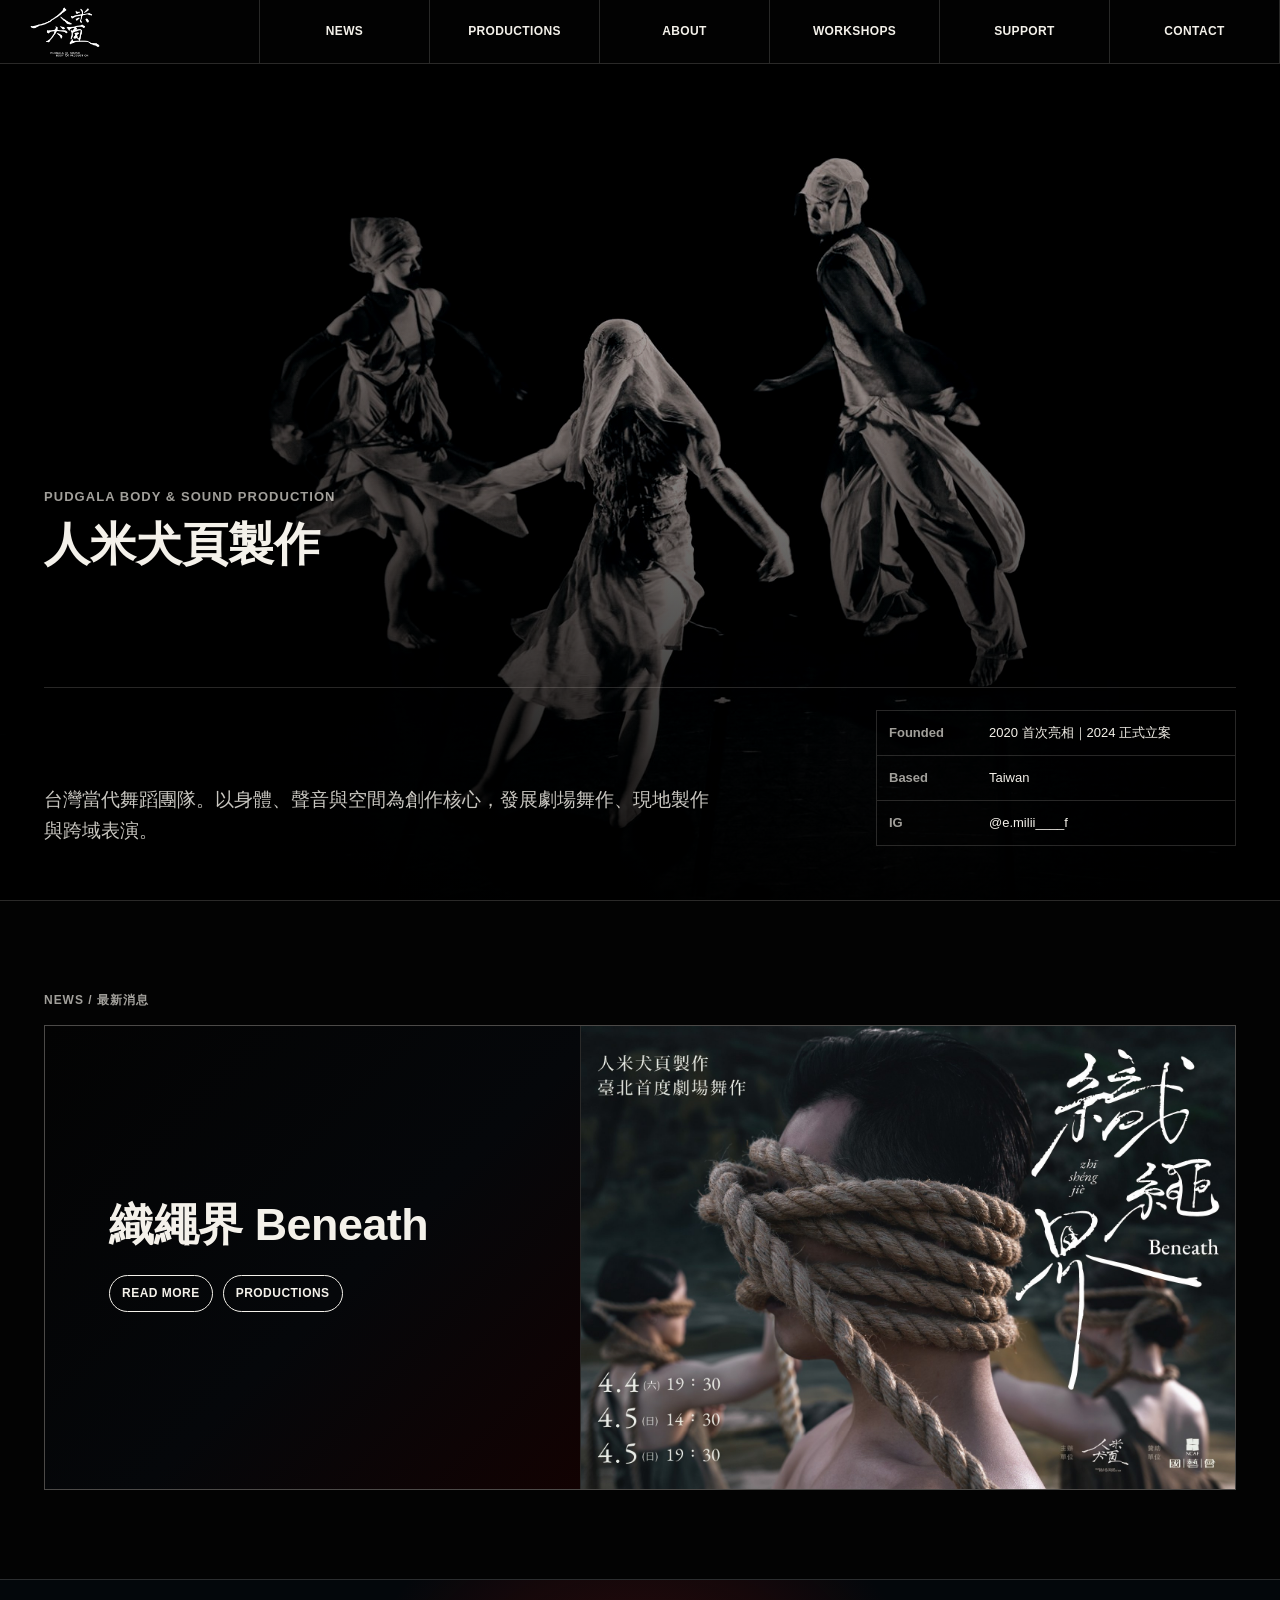
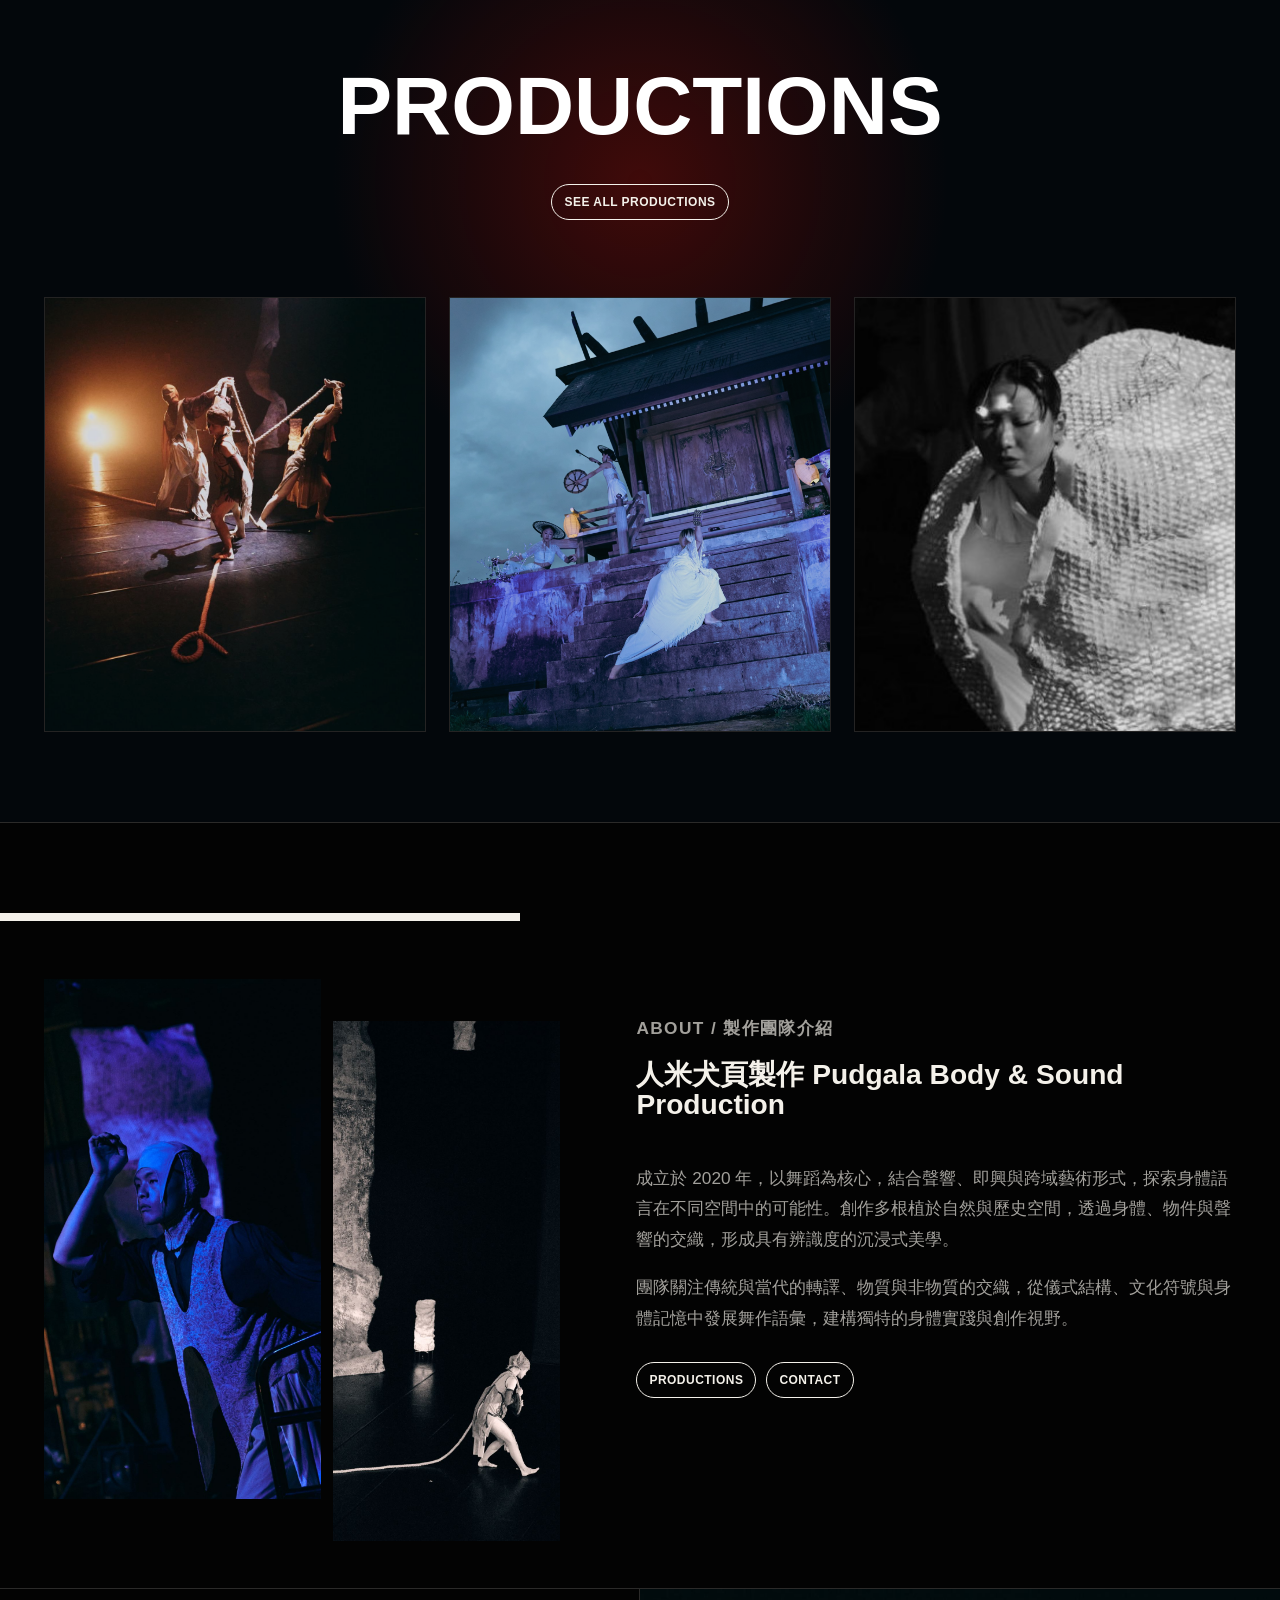
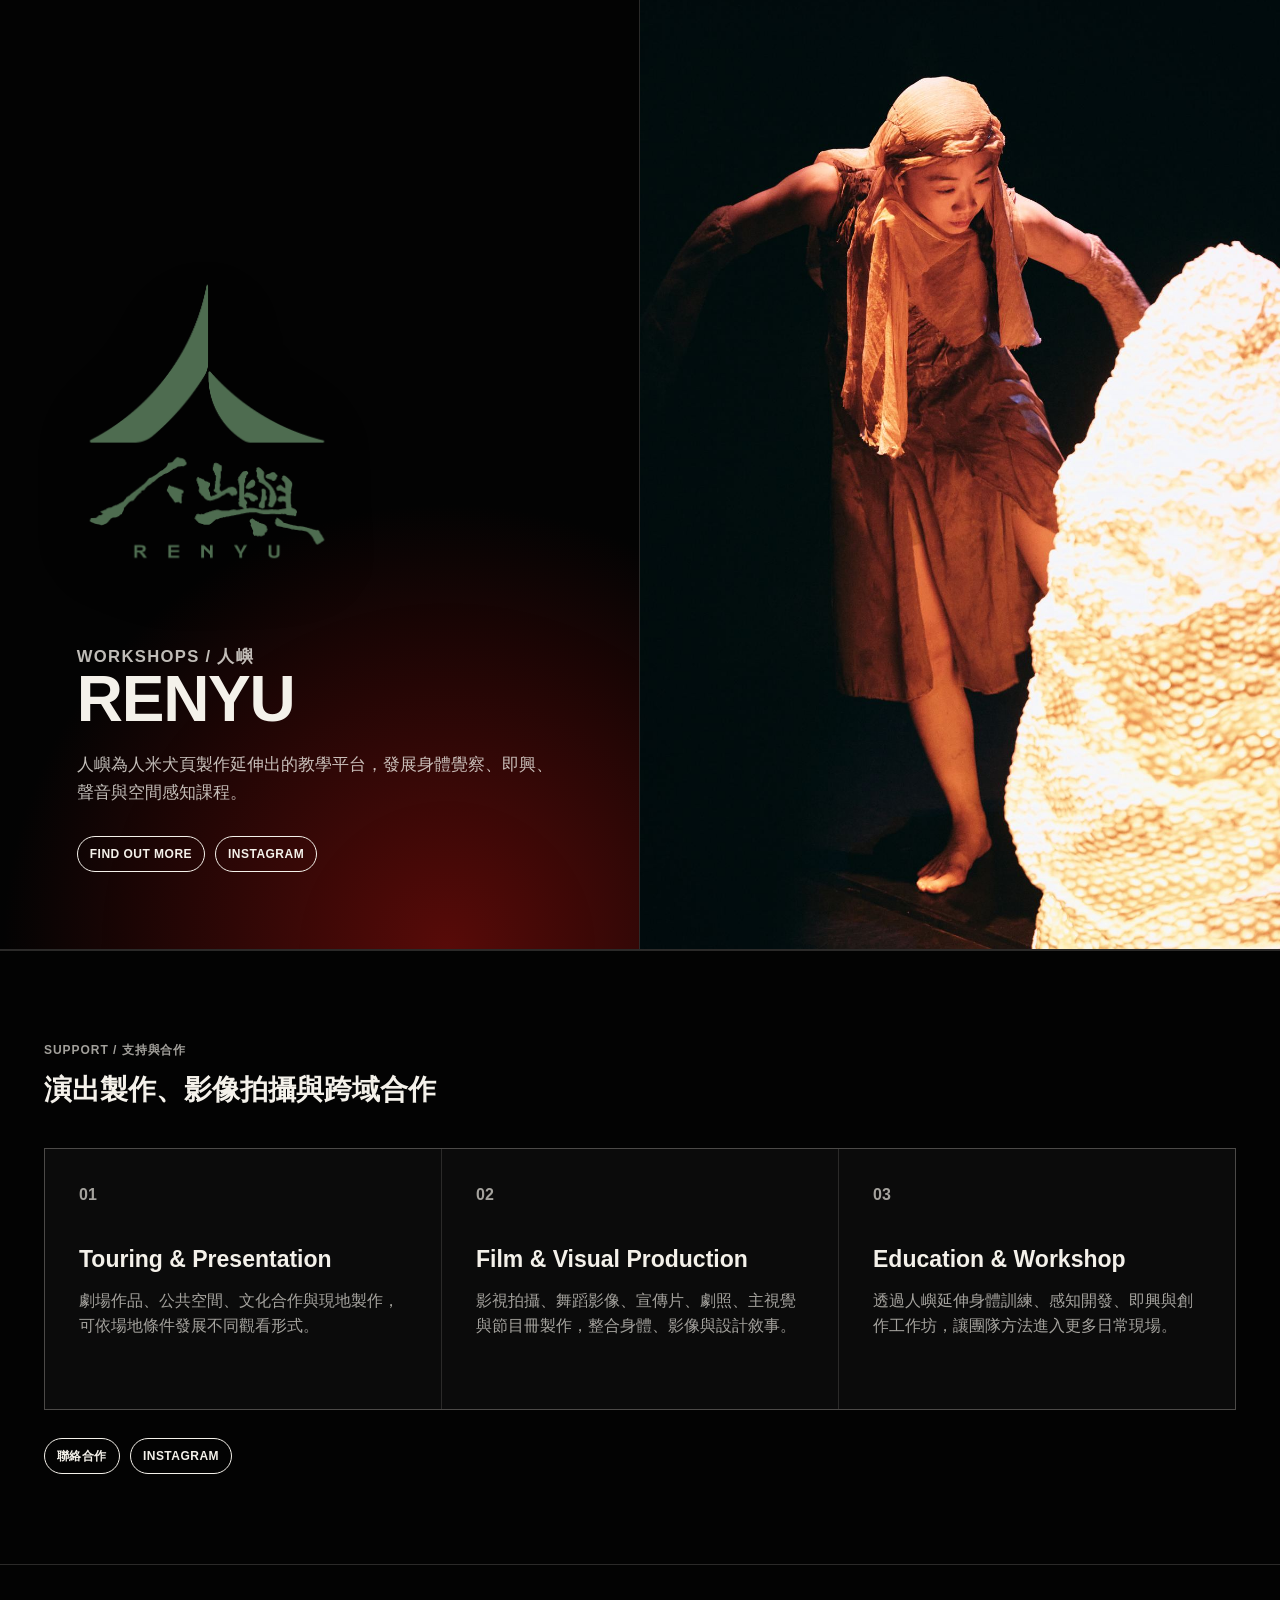
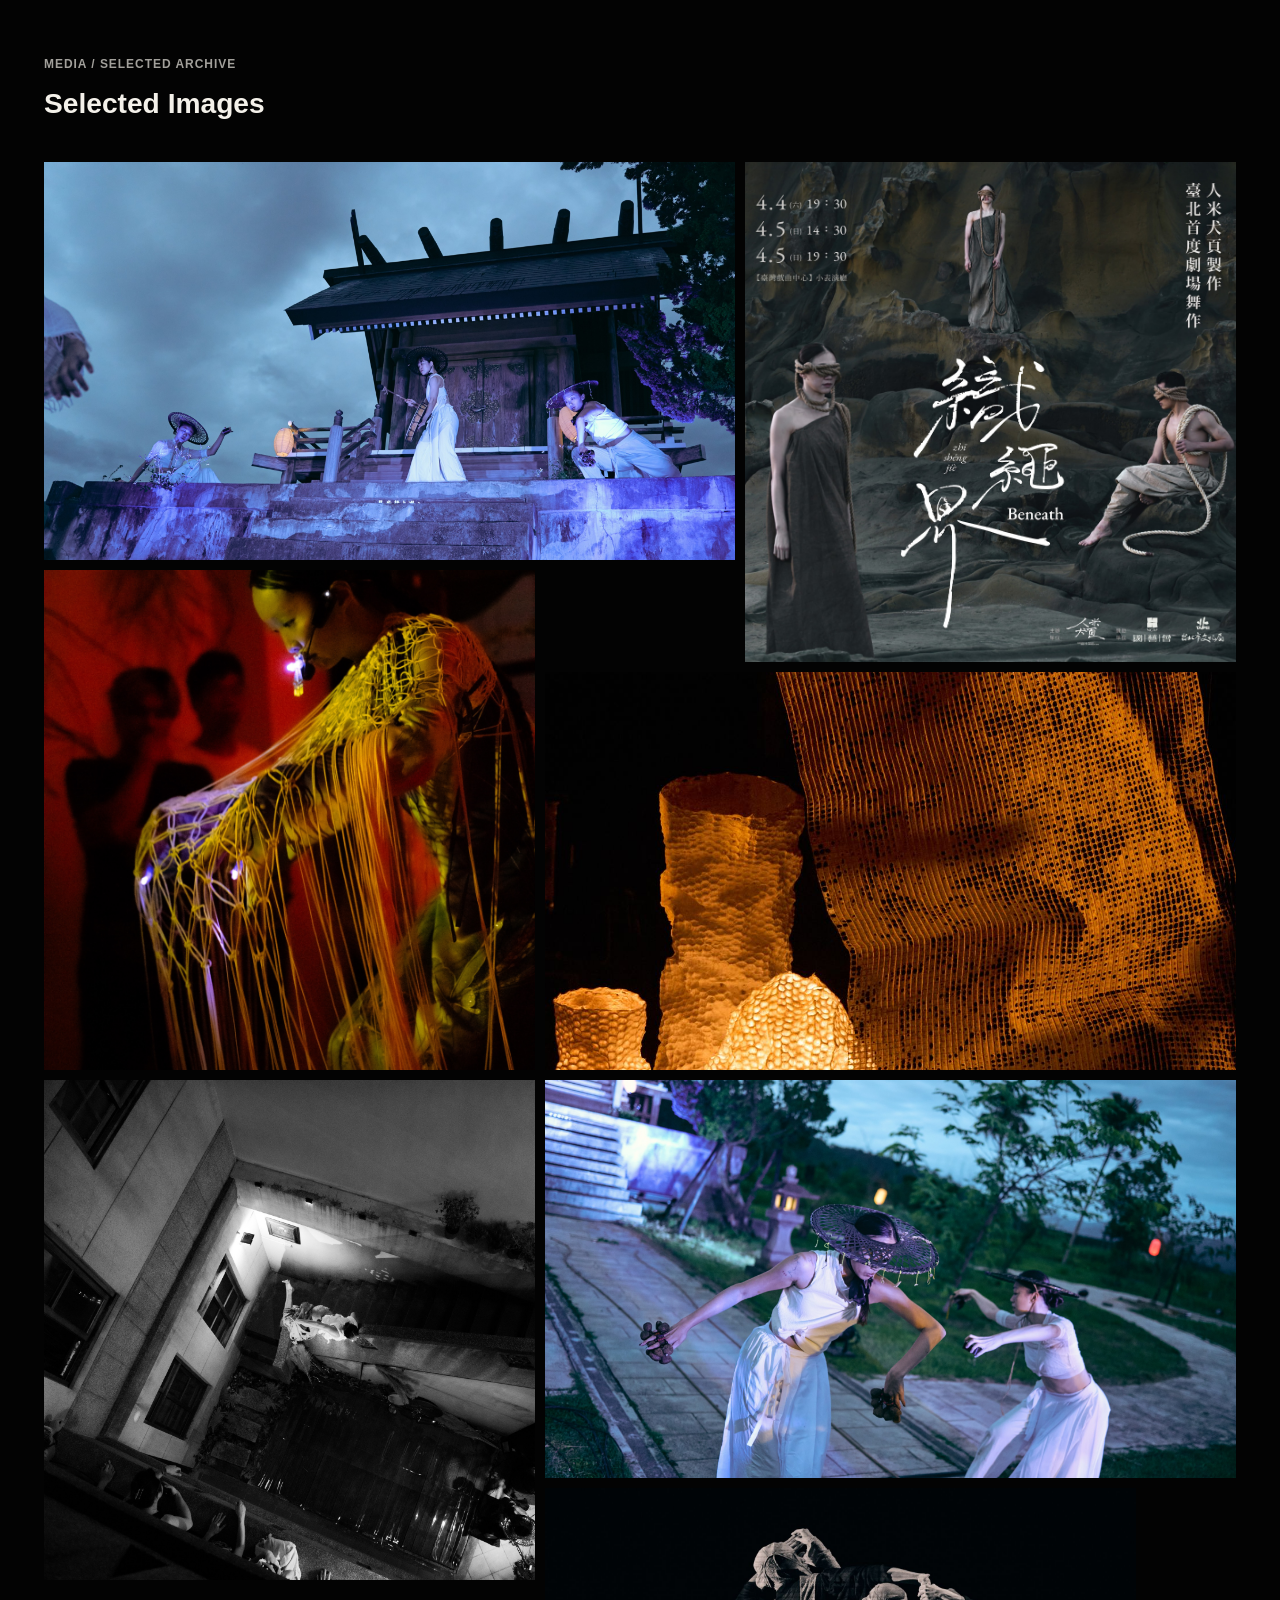
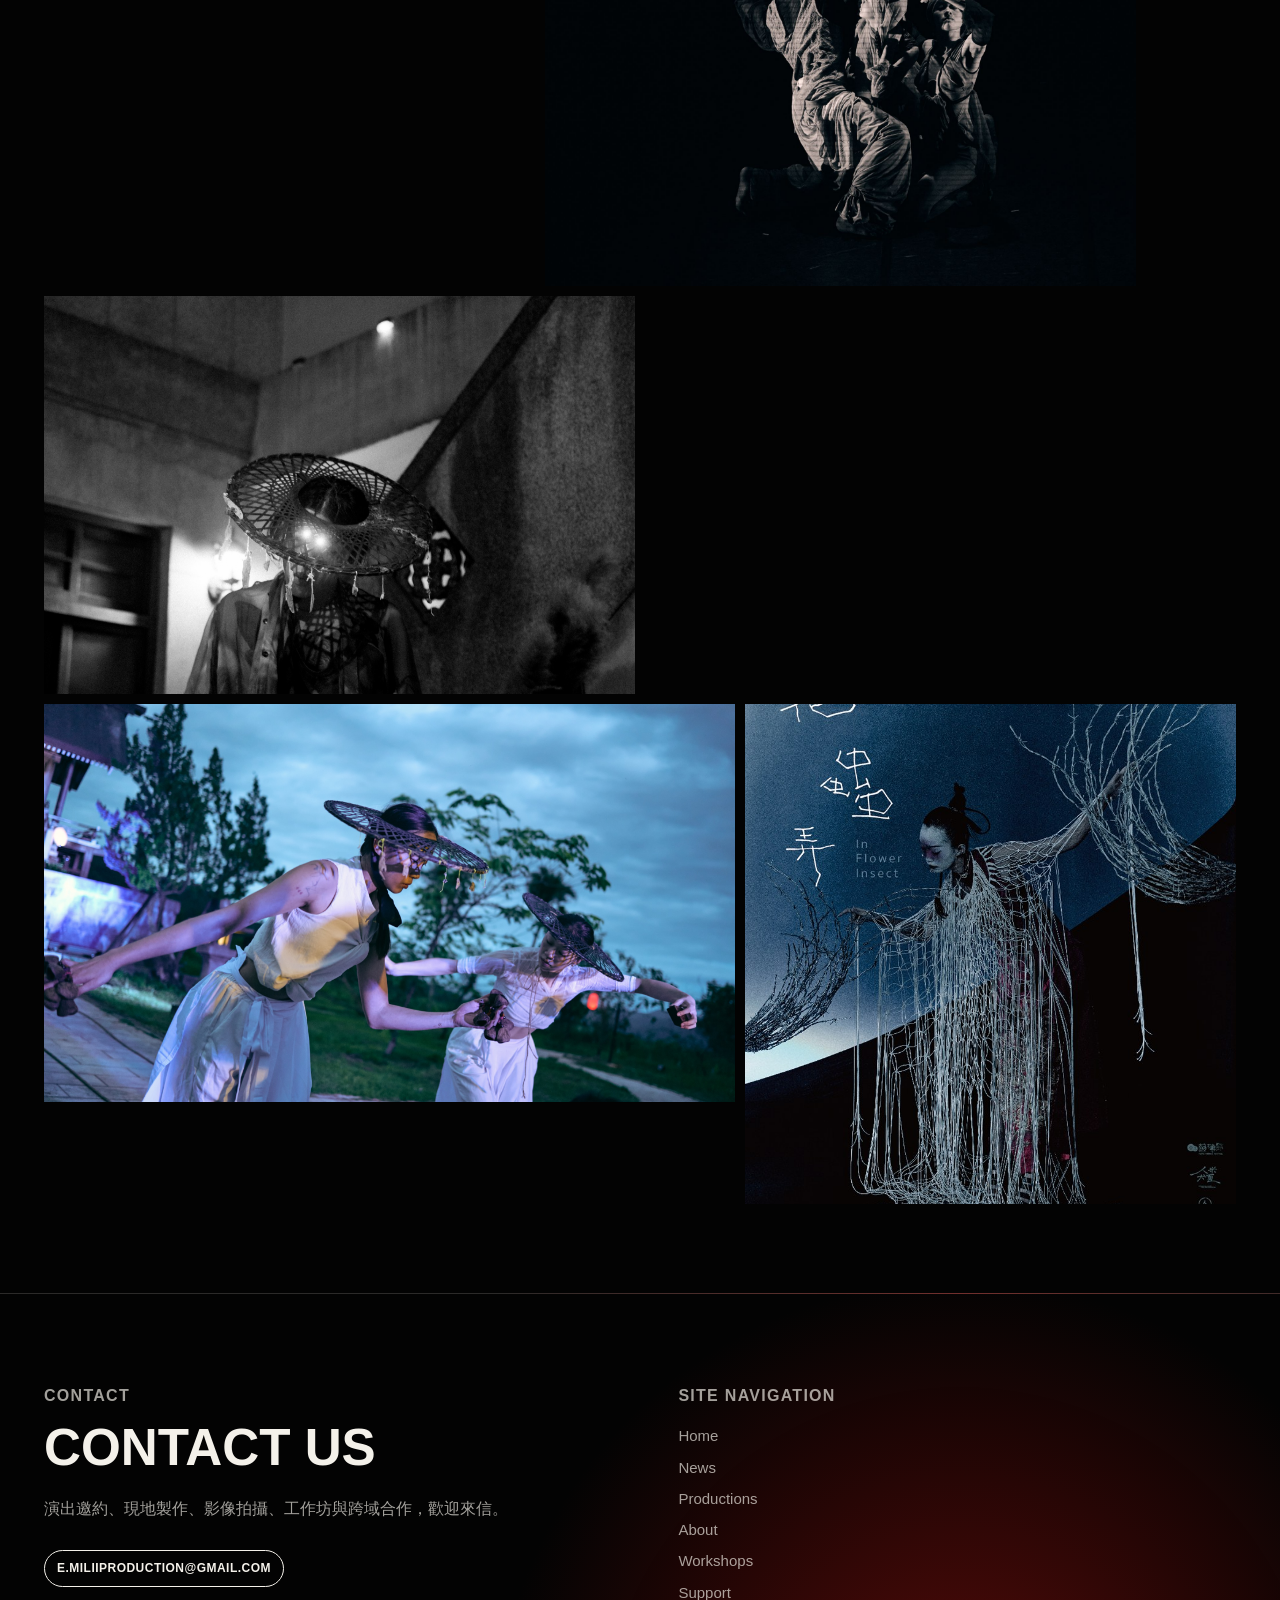
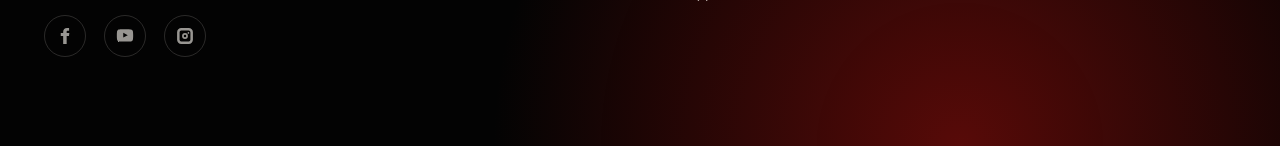
<file: index.html>
<!doctype html>
<html lang="zh-Hant">
<head>
  <meta charset="utf-8">
  <meta name="viewport" content="width=device-width, initial-scale=1">
  <link rel="shortcut icon" href="./favicon.ico?v=8">
  <link rel="icon" type="image/png" href="./favicon.png?v=8">
  <link rel="apple-touch-icon" href="./apple-touch-icon.png?v=8">
  <title>人米犬頁製作｜Pudgala Body & Sound Production</title>
  <style>
    :root {
      --bg: #030303;
      --panel: #0b0b0b;
      --fg: #f4f1ea;
      --muted: rgba(244,241,234,.66);
      --soft: rgba(244,241,234,.12);
      --line: rgba(244,241,234,.16);
      --max: 1280px;
    }
    * { box-sizing: border-box; }
    html { scroll-behavior: smooth; background: var(--bg); }
    body { margin: 0; background: var(--bg); color: var(--fg); font-family: "PingFang TC", "Noto Sans TC", "Microsoft JhengHei", Arial, sans-serif; line-height: 1.55; }
    a { color: inherit; text-decoration: none; }
    img { display:block; width:100%; height:100%; object-fit:cover; }
    .topbar { position: fixed; inset: 0 0 auto 0; z-index: 20; display:grid; grid-template-columns: 260px 1fr; min-height: 64px; background: rgba(3,3,3,.78); border-bottom:1px solid var(--line); backdrop-filter: blur(18px); }
    .brand,.nav a,.admin { display:flex; align-items:center; border-right:1px solid var(--line); padding:0 clamp(14px,2vw,28px); color:var(--fg); font-size:12px; font-weight:700; letter-spacing:.03em; text-transform:uppercase; }
    .brand { justify-content:flex-start; }
    .brand-logo { display:block; width:118px; height:58px; object-fit:contain; object-position:left center; }
    .brand span { color:var(--muted); font-size:10px; font-weight:500; }
    .nav { display:grid; grid-template-columns: repeat(6,1fr); }
    .nav a { justify-content:center; }
    .nav a:hover,.admin:hover { background: rgba(255,255,255,.08); }
    .admin { border-right:0; }
    .hero { min-height:100svh; position:relative; overflow:hidden; background:#000; }
    .hero img { position:absolute; inset:0; opacity:.88; object-position:center 42%; filter: grayscale(.18) contrast(1.08); transform:scale(1.03); animation: drift 18s ease-in-out infinite alternate; }
    @keyframes drift { from { transform:scale(1.04) translateX(-1%);} to { transform:scale(1.12) translate(1%,-1%);} }
    .hero:after { content:""; position:absolute; inset:0; background:linear-gradient(180deg,rgba(0,0,0,.18),rgba(0,0,0,.1) 34%,rgba(0,0,0,.94)),linear-gradient(90deg,rgba(0,0,0,.82),rgba(0,0,0,.14) 52%,rgba(0,0,0,.28)); }
    .hero-inner { position:relative; z-index:1; min-height:100svh; width:min(var(--max),100%); margin:0 auto; padding:110px clamp(18px,4vw,44px) 54px; display:grid; align-content:end; }
    .kicker { margin:0 0 14px; color:var(--muted); font-size:13px; font-weight:700; letter-spacing:.08em; text-transform:uppercase; }
    h1 { margin:0; max-width:620px; color:var(--fg); font-size:clamp(28px,3.6vw,46px); line-height:.98; font-weight:620; }
    .hero-bottom { display:grid; grid-template-columns: minmax(0,1fr) 360px; gap:clamp(24px,6vw,82px); align-items:end; margin-top:clamp(46px,10vw,120px); padding-top:22px; border-top:1px solid var(--line); }
    .hero-copy { max-width:680px; margin:0; color:rgba(244,241,234,.82); font-size:clamp(16px,1.45vw,19px); line-height:1.68; }
    .facts { display:grid; border:1px solid var(--line); background:rgba(0,0,0,.24); }
    .facts div { display:grid; grid-template-columns:88px 1fr; gap:12px; padding:12px; border-bottom:1px solid var(--line); color:var(--fg); font-size:13px; }
    .facts div:last-child { border-bottom:0; }
    .facts b { color:var(--muted); }
    .section { border-top:1px solid var(--line); background:var(--bg); }
    .section-inner { width:min(var(--max),100%); margin:0 auto; padding:clamp(48px,7vw,92px) clamp(18px,4vw,44px); }
    .section-label { margin:0 0 16px; color:var(--muted); font-size:12px; font-weight:800; letter-spacing:.08em; text-transform:uppercase; }
    h2 { margin:0 0 clamp(24px,4vw,42px); color:var(--fg); font-size:clamp(21px,2.2vw,30px); line-height:1.08; font-weight:610; }
    .statement { border-top:1px solid var(--line); border-bottom:1px solid var(--line); background:#000; }
    .statement-inner { width:min(var(--max),100%); margin:0 auto; padding:clamp(44px,7vw,84px) clamp(18px,4vw,44px); display:grid; grid-template-columns:.72fr 1.28fr; gap:clamp(28px,6vw,86px); }
    .statement strong { display:block; color:var(--fg); font-size:clamp(20px,2.3vw,30px); line-height:1.25; font-weight:610; }
    .statement p { margin:0; color:var(--muted); font-size:clamp(15px,1.35vw,18px); line-height:1.78; }
    .statement p + p { margin-top:16px; }
    .news-feature { display:grid; grid-template-columns:.9fr 1.1fr; gap:1px; min-height:430px; border:1px solid var(--line); background:var(--line); }
    .news-copy { display:grid; align-content:center; padding:clamp(28px,5vw,68px); background:linear-gradient(135deg,#030303 0%,#05070a 56%,#120202 100%); }
    .news-copy h3 { margin:0; color:var(--fg); font-size:clamp(24px,3.5vw,46px); line-height:.98; font-weight:680; letter-spacing:-.01em; }
    .news-copy p { max-width:560px; margin:22px 0 0; color:var(--muted); font-size:clamp(15px,1.3vw,18px); line-height:1.74; }
    .news-image { min-height:430px; background:#111; }
    .button-row { display:flex; flex-wrap:wrap; gap:10px; margin-top:28px; }
    .button { display:inline-flex; border:1px solid currentColor; border-radius:999px; padding:8px 12px; color:var(--fg); font-size:12px; font-weight:800; letter-spacing:.04em; text-transform:uppercase; }
    .social-row { display:flex; align-items:center; gap:18px; margin-top:28px; }
    .social-link { display:grid; place-items:center; width:42px; height:42px; color:rgba(244,241,234,.62); border:1px solid var(--line); border-radius:999px; transition:color .18s ease, background .18s ease, border-color .18s ease; }
    .social-link:hover { color:var(--fg); background:rgba(255,255,255,.08); border-color:rgba(244,241,234,.36); }
    .social-link svg { width:20px; height:20px; fill:currentColor; }
    .home-productions { background:radial-gradient(circle at 50% 24%,rgba(120,13,8,.52),transparent 34%),#03070b; }
    .home-productions .section-inner { width:min(1500px,100%); }
    .production-title { text-align:center; margin-bottom:clamp(34px,6vw,78px); }
    .production-title .section-label { margin-bottom:18px; }
    .production-title h2 { margin-bottom:0; color:#fff; font-size:clamp(38px,6.4vw,88px); line-height:.88; font-weight:820; letter-spacing:0; text-transform:uppercase; }
    .production-actions { justify-content:center; margin:clamp(24px,4vw,42px) 0 0; }
    .production-grid { display:grid; grid-template-columns:repeat(3,1fr); gap:clamp(14px,1.8vw,26px); }
    .prod-card { position:relative; min-height:clamp(360px,34vw,560px); overflow:hidden; background:#111; border:1px solid rgba(244,241,234,.08); isolation:isolate; }
    .prod-card img { position:absolute; inset:0; opacity:.86; transition:transform .4s ease, opacity .4s ease, filter .4s ease; }
    .prod-card:hover img { transform:scale(1.045); opacity:.97; filter:contrast(1.08); }
    .prod-card:after { content:""; position:absolute; inset:0; background:linear-gradient(180deg,rgba(0,0,0,0),rgba(0,0,0,.78)); opacity:0; transition:opacity .22s ease; }
    .prod-card:hover:after { opacity:1; }
    .prod-info { position:absolute; z-index:1; inset:auto 0 0; padding:22px; opacity:0; transform:translateY(12px); transition:opacity .22s ease, transform .22s ease; }
    .prod-card:hover .prod-info { opacity:1; transform:translateY(0); }
    .prod-info b,.prod-info p { display:none; }
    .prod-info h3 { margin:0; color:#fff; font-size:clamp(22px,2.15vw,34px); line-height:1.06; font-weight:820; letter-spacing:0; }
    .work-en { display:block; margin-top:8px; color:rgba(244,241,234,.72); font-size:12px; line-height:1.25; font-weight:900; letter-spacing:.08em; text-transform:uppercase; }
    .about-grid { display:grid; grid-template-columns:.86fr 1fr; gap:clamp(28px,6vw,86px); align-items:center; }
    .about-images { display:grid; grid-template-columns:1fr .82fr; gap:12px; min-height:520px; }
    .about-images figure { margin:0; overflow:hidden; background:#111; }
    .about-images figure:nth-child(2) { transform:translateY(42px); }
    .about-copy p { color:var(--muted); font-size:clamp(15px,1.35vw,18px); line-height:1.78; }
    .about-line { width:min(48vw,520px); height:8px; margin:0 0 clamp(28px,5vw,58px) calc(-1 * clamp(18px,4vw,44px)); background:var(--fg); }
    .programs { display:grid; grid-template-columns:repeat(3,1fr); gap:1px; background:var(--line); border:1px solid var(--line); }
    .program { min-height:260px; padding:clamp(22px,3vw,34px); background:var(--panel); }
    .program b { color:var(--muted); }
    .program h3 { margin:38px 0 14px; color:var(--fg); font-size:clamp(18px,1.8vw,23px); line-height:1.2; }
    .program p { color:var(--muted); }
    .split-feature { display:grid; grid-template-columns:1fr 1fr; min-height:560px; border-top:1px solid var(--line); border-bottom:1px solid var(--line); }
    .split-copy { display:grid; align-content:end; padding:clamp(34px,6vw,88px); background:radial-gradient(circle at 70% 100%,rgba(116,13,10,.75),transparent 42%),#030303; border-right:1px solid var(--line); }
    .renyu-mark { width:min(260px,58vw); height:auto; margin:0 0 clamp(34px,6vw,72px); object-fit:contain; filter:drop-shadow(0 18px 34px rgba(0,0,0,.36)); }
    .split-copy h2 { margin-bottom:24px; font-size:clamp(30px,5vw,68px); line-height:.88; letter-spacing:-.02em; text-transform:uppercase; }
    .split-copy p { max-width:560px; margin:0; color:rgba(244,241,234,.78); font-size:clamp(15px,1.3vw,18px); line-height:1.7; }
    .split-image { min-height:560px; background:#111; }
    .gallery-grid { display:grid; grid-template-columns:repeat(12,1fr); grid-auto-rows:92px; gap:10px; }
    .section-note { max-width:760px; margin:-22px 0 30px; color:var(--muted); font-size:15px; line-height:1.75; }
    figure { margin:0; overflow:hidden; background:#111; }
    .photo { position:relative; }
    .photo:after { content:attr(data-caption); position:absolute; inset:auto 0 0; padding:32px 12px 12px; color:var(--fg); font-size:12px; font-weight:800; background:linear-gradient(0deg,rgba(0,0,0,.78),transparent); opacity:0; transition:opacity .18s ease; }
    .photo:hover:after { opacity:1; }
    .span-wide { grid-column:span 7; grid-row:span 4; } .span-tall { grid-column:span 5; grid-row:span 5; } .span-8 { grid-column:span 8; grid-row:span 4; } .span-6 { grid-column:span 6; grid-row:span 4; } .span-4 { grid-column:span 4; grid-row:span 3; } .span-3 { grid-column:span 3; grid-row:span 3; }
    .contact { background:radial-gradient(circle at 75% 100%,rgba(120,13,10,.72),transparent 44%),#030303; }
    .contact h2 { margin-bottom:24px; font-size:clamp(28px,4vw,56px); line-height:.95; text-transform:uppercase; }
    .contact p { color:var(--muted); font-size:16px; max-width:720px; }
    .footer-grid { display:grid; grid-template-columns:1fr 1fr; gap:clamp(28px,6vw,90px); align-items:start; }
    .footer-links { display:grid; gap:8px; color:var(--muted); font-size:15px; }
    @media (max-width:900px){ .topbar{grid-template-columns:1fr auto}.nav{grid-column:1/-1;grid-template-columns:repeat(3,1fr);border-top:1px solid var(--line)}.nav a{min-height:42px}.hero-bottom,.statement-inner,.news-feature,.about-grid,.programs,.split-feature,.footer-grid{grid-template-columns:1fr}.news-feature{min-height:0}.news-image{min-height:0;aspect-ratio:16/9}.news-image img{object-fit:contain;background:#050505}.production-grid{grid-template-columns:1fr}.prod-card{min-height:360px}.prod-card:after,.prod-info{opacity:1;transform:none}.about-images{min-height:360px}.gallery-grid{grid-auto-rows:72px}.span-wide,.span-tall,.span-8,.span-6,.span-4,.span-3{grid-column:span 12;grid-row:span 4}.hero-inner{padding-top:140px}}
  </style>
</head>
<body>
  <header class="topbar">
    <a class="brand" href="#home" aria-label="人米犬頁製作首頁"><img class="brand-logo" src="artist_cv_assets/logos/pudgala-logo.png" alt="人米犬頁製作"></a>
    <nav class="nav" aria-label="主選單"><a href="#latest">News</a><a href="productions.html">Productions</a><a href="#about">About</a><a href="renyu.html">Workshops</a><a href="#support">Support</a><a href="#contact">Contact</a></nav>
  </header>
  <main>
    <section class="hero" id="home">
      <img src="artist_cv_assets/drive_stage/stage_07.jpg" alt="人米犬頁製作劇場作品劇照">
      <div class="hero-inner"><p class="kicker">Pudgala Body & Sound Production</p><h1>人米犬頁製作</h1><div class="hero-bottom"><p class="hero-copy">台灣當代舞蹈團隊。以身體、聲音與空間為創作核心，發展劇場舞作、現地製作與跨域表演。</p><div class="facts"><div><b>Founded</b><span>2020 首次亮相｜2024 正式立案</span></div><div><b>Based</b><span>Taiwan</span></div><div><b>IG</b><span><a href="https://www.instagram.com/e.milii____f?igsh=MTB3dXF5dGdzY2YzcA%3D%3D" target="_blank" rel="noreferrer">@e.milii____f</a></span></div></div></div></div>
    </section>
    <section class="section" id="latest"><div class="section-inner"><p class="section-label">NEWS / 最新消息</p><div class="news-feature"><div class="news-copy"><h3>織繩界 Beneath</h3><div class="button-row"><a class="button" href="works/beneath.html">Read More</a><a class="button" href="productions.html">Productions</a></div></div><figure class="news-image"><img src="artist_cv_assets/key_visuals/beneath_folder_a_02.jpg" alt="織繩界 Beneath 主視覺"></figure></div></div></section>
    <section class="section home-productions" id="productions"><div class="section-inner"><div class="production-title"><h2>Productions</h2><div class="button-row production-actions"><a class="button" href="productions.html">See all productions</a></div></div><div class="production-grid"><a class="prod-card" href="works/beneath.html"><img src="artist_cv_assets/series_cards/beneath-card.jpg" alt="織繩界 Beneath 主視覺"><div class="prod-info"><b>2026</b><h3>織繩界<span class="work-en">Beneath</span></h3><p></p></div></a><a class="prod-card" href="works/tiger-luye.html"><img src="artist_cv_assets/production_media/tiger/tiger-luye-stage-01.jpg" alt="虎刺梅 x 鹿野神社 Crown of Thorns x Luye Shrine 劇照"><div class="prod-info"><b>2025</b><h3>虎刺梅 x 鹿野神社<span class="work-en">Crown of Thorns x Luye Shrine</span></h3><p></p></div></a><a class="prod-card" href="works/flower-insects.html"><img src="artist_cv_assets/series_cards/flower-insects-card.jpg" alt="花蟲弄 Entomofloral Chronicles 劇照"><div class="prod-info"><b>2024</b><h3>花蟲弄<span class="work-en">Entomofloral Chronicles</span></h3><p></p></div></a></div></div></section>
    <section class="section" id="about"><div class="section-inner about-grid"><div><div class="about-line"></div><div class="about-images"><figure><img src="artist_cv_assets/drive_stage/stage_01.jpg" alt="人米犬頁製作劇照"></figure><figure><img src="artist_cv_assets/drive_stage/stage_05.jpg" alt="人米犬頁製作劇照"></figure></div></div><div class="about-copy"><p class="section-label">ABOUT / 製作團隊介紹</p><h2>人米犬頁製作 Pudgala Body & Sound Production</h2><p>成立於 2020 年，以舞蹈為核心，結合聲響、即興與跨域藝術形式，探索身體語言在不同空間中的可能性。創作多根植於自然與歷史空間，透過身體、物件與聲響的交織，形成具有辨識度的沉浸式美學。</p><p>團隊關注傳統與當代的轉譯、物質與非物質的交織，從儀式結構、文化符號與身體記憶中發展舞作語彙，建構獨特的身體實踐與創作視野。</p><div class="button-row"><a class="button" href="productions.html">Productions</a><a class="button" href="#contact">Contact</a></div></div></div></section>
    <section class="split-feature" id="renyu"><div class="split-copy"><img class="renyu-mark" src="artist_cv_assets/logos/renyu-logo.png" alt="人嶼 logo"><p class="section-label">WORKSHOPS / 人嶼</p><h2>Renyu</h2><p>人嶼為人米犬頁製作延伸出的教學平台，發展身體覺察、即興、聲音與空間感知課程。</p><div class="button-row"><a class="button" href="renyu.html">Find Out More</a><a class="button" href="https://www.instagram.com/renyu.within/" target="_blank" rel="noreferrer">Instagram</a></div></div><figure class="split-image"><img src="artist_cv_assets/drive_stage/stage_03.jpg" alt="人嶼身體工作坊相關影像"></figure></section>
    <section class="section" id="support"><div class="section-inner"><p class="section-label">SUPPORT / 支持與合作</p><h2>演出製作、影像拍攝與跨域合作</h2><div class="programs"><article class="program"><b>01</b><h3>Touring & Presentation</h3><p>劇場作品、公共空間、文化合作與現地製作，可依場地條件發展不同觀看形式。</p></article><article class="program"><b>02</b><h3>Film & Visual Production</h3><p>影視拍攝、舞蹈影像、宣傳片、劇照、主視覺與節目冊製作，整合身體、影像與設計敘事。</p></article><article class="program"><b>03</b><h3>Education & Workshop</h3><p>透過人嶼延伸身體訓練、感知開發、即興與創作工作坊，讓團隊方法進入更多日常現場。</p></article></div><div class="button-row"><a class="button" href="#contact">聯絡合作</a><a class="button" href="https://www.instagram.com/e.milii____f?igsh=MTB3dXF5dGdzY2YzcA%3D%3D" target="_blank" rel="noreferrer">Instagram</a></div></div></section>
    <section class="section" id="images"><div class="section-inner"><p class="section-label">MEDIA / SELECTED ARCHIVE</p><h2>Selected Images</h2><div class="gallery-grid"><figure class="photo span-wide" data-caption="虎刺梅 x 鹿野神社 / Crown of Thorns x Luye Shrine"><img src="artist_cv_assets/production_media/tiger/tiger-luye-stage-05.jpg" alt="虎刺梅 x 鹿野神社 Crown of Thorns x Luye Shrine 劇照"></figure><figure class="photo span-tall" data-caption="織繩界 / Beneath"><img src="artist_cv_assets/key_visuals/beneath_folder_b_01.jpg" alt="織繩界 Beneath 主視覺"></figure><figure class="photo span-tall" data-caption="花蟲弄 / Entomofloral Chronicles"><img src="artist_cv_assets/production_media/flower/flower-stage-03.jpg" alt="花蟲弄 Entomofloral Chronicles 劇照"></figure><figure class="photo span-wide" data-caption="織繩界 / Beneath"><img src="artist_cv_assets/drive_stage/stage_08.jpg" alt="織繩界 Beneath 劇照"></figure><figure class="photo span-tall" data-caption="花蟲弄 / Entomofloral Chronicles"><img src="artist_cv_assets/production_media/flower/flower-stage-05.jpg" alt="花蟲弄 Entomofloral Chronicles 劇照"></figure><figure class="photo span-wide" data-caption="虎刺梅 x 鹿野神社 / Crown of Thorns x Luye Shrine"><img src="artist_cv_assets/production_media/tiger/tiger-luye-stage-02.jpg" alt="虎刺梅 x 鹿野神社 Crown of Thorns x Luye Shrine 劇照"></figure><figure class="photo span-6" data-caption="織繩界 / Beneath"><img src="artist_cv_assets/drive_stage/stage_10.jpg" alt="織繩界 Beneath 劇照"></figure><figure class="photo span-6" data-caption="花蟲弄 / Entomofloral Chronicles"><img src="artist_cv_assets/production_media/flower/flower-stage-06.jpg" alt="花蟲弄 Entomofloral Chronicles 劇照"></figure><figure class="photo span-wide" data-caption="虎刺梅 x 鹿野神社 / Crown of Thorns x Luye Shrine"><img src="artist_cv_assets/production_media/tiger/tiger-luye-stage-06.jpg" alt="虎刺梅 x 鹿野神社 Crown of Thorns x Luye Shrine 劇照"></figure><figure class="photo span-tall" data-caption="花蟲弄 / Entomofloral Chronicles"><img src="artist_cv_assets/key_visuals/flower_folder_02.jpg" alt="花蟲弄 Entomofloral Chronicles 主視覺"></figure></div></div></section>
    <section class="section contact" id="contact"><div class="section-inner footer-grid"><div><p class="section-label">CONTACT</p><h2>Contact Us</h2><p>演出邀約、現地製作、影像拍攝、工作坊與跨域合作，歡迎來信。</p><div class="button-row"><a class="button" href="mailto:e.miliiproduction@gmail.com">e.miliiproduction@gmail.com</a></div><div class="social-row" aria-label="人米犬頁製作社群連結"><a class="social-link" href="https://www.facebook.com/emiliiprodution/?locale=zh_TW" target="_blank" rel="noreferrer" aria-label="Facebook"><svg viewBox="0 0 24 24" aria-hidden="true"><path d="M14 8.5V6.8c0-.8.3-1.2 1.3-1.2h1.6V2.5c-.8-.1-1.7-.2-2.5-.2-2.7 0-4.6 1.7-4.6 4.7v1.5H6.9v3.5h2.9v9.5H14V12h2.8l.4-3.5H14Z"/></svg></a><a class="social-link" href="https://www.youtube.com/@Pudgala.body-Sound.Company/videos" target="_blank" rel="noreferrer" aria-label="YouTube"><svg viewBox="0 0 24 24" aria-hidden="true"><path d="M21.6 7.1s-.2-1.5-.8-2.1c-.8-.8-1.7-.8-2.1-.9C15.8 3.9 12 3.9 12 3.9h0s-3.8 0-6.7.2c-.4.1-1.3.1-2.1.9-.6.6-.8 2.1-.8 2.1S2.2 8.8 2.2 10.5v1.6c0 1.7.2 3.4.2 3.4s.2 1.5.8 2.1c.8.8 1.9.8 2.4.9 1.7.2 6.4.2 6.4.2s3.8 0 6.7-.2c.4-.1 1.3-.1 2.1-.9.6-.6.8-2.1.8-2.1s.2-1.7.2-3.4v-1.6c0-1.7-.2-3.4-.2-3.4ZM9.9 13.9V8.1l5.4 2.9-5.4 2.9Z"/></svg></a><a class="social-link" href="https://www.instagram.com/e.milii____f?igsh=MTB3dXF5dGdzY2YzcA%3D%3D" target="_blank" rel="noreferrer" aria-label="Instagram"><svg viewBox="0 0 24 24" aria-hidden="true"><path d="M7.5 2.5h9A5 5 0 0 1 21.5 7.5v9a5 5 0 0 1-5 5h-9a5 5 0 0 1-5-5v-9a5 5 0 0 1 5-5Zm0 3A2 2 0 0 0 5.5 7.5v9a2 2 0 0 0 2 2h9a2 2 0 0 0 2-2v-9a2 2 0 0 0-2-2h-9Zm4.5 3A3.5 3.5 0 1 1 12 15.5 3.5 3.5 0 0 1 12 8.5Zm0 2A1.5 1.5 0 1 0 12 13.5 1.5 1.5 0 0 0 12 10.5Zm4.1-3.2a1 1 0 1 1 0 2 1 1 0 0 1 0-2Z"/></svg></a></div></div><div><p class="section-label">SITE NAVIGATION</p><nav class="footer-links" aria-label="頁尾導覽"><a href="#home">Home</a><a href="#latest">News</a><a href="productions.html">Productions</a><a href="#about">About</a><a href="renyu.html">Workshops</a><a href="#support">Support</a></nav></div></div></section>
  </main>
</body>
</html>
</file>
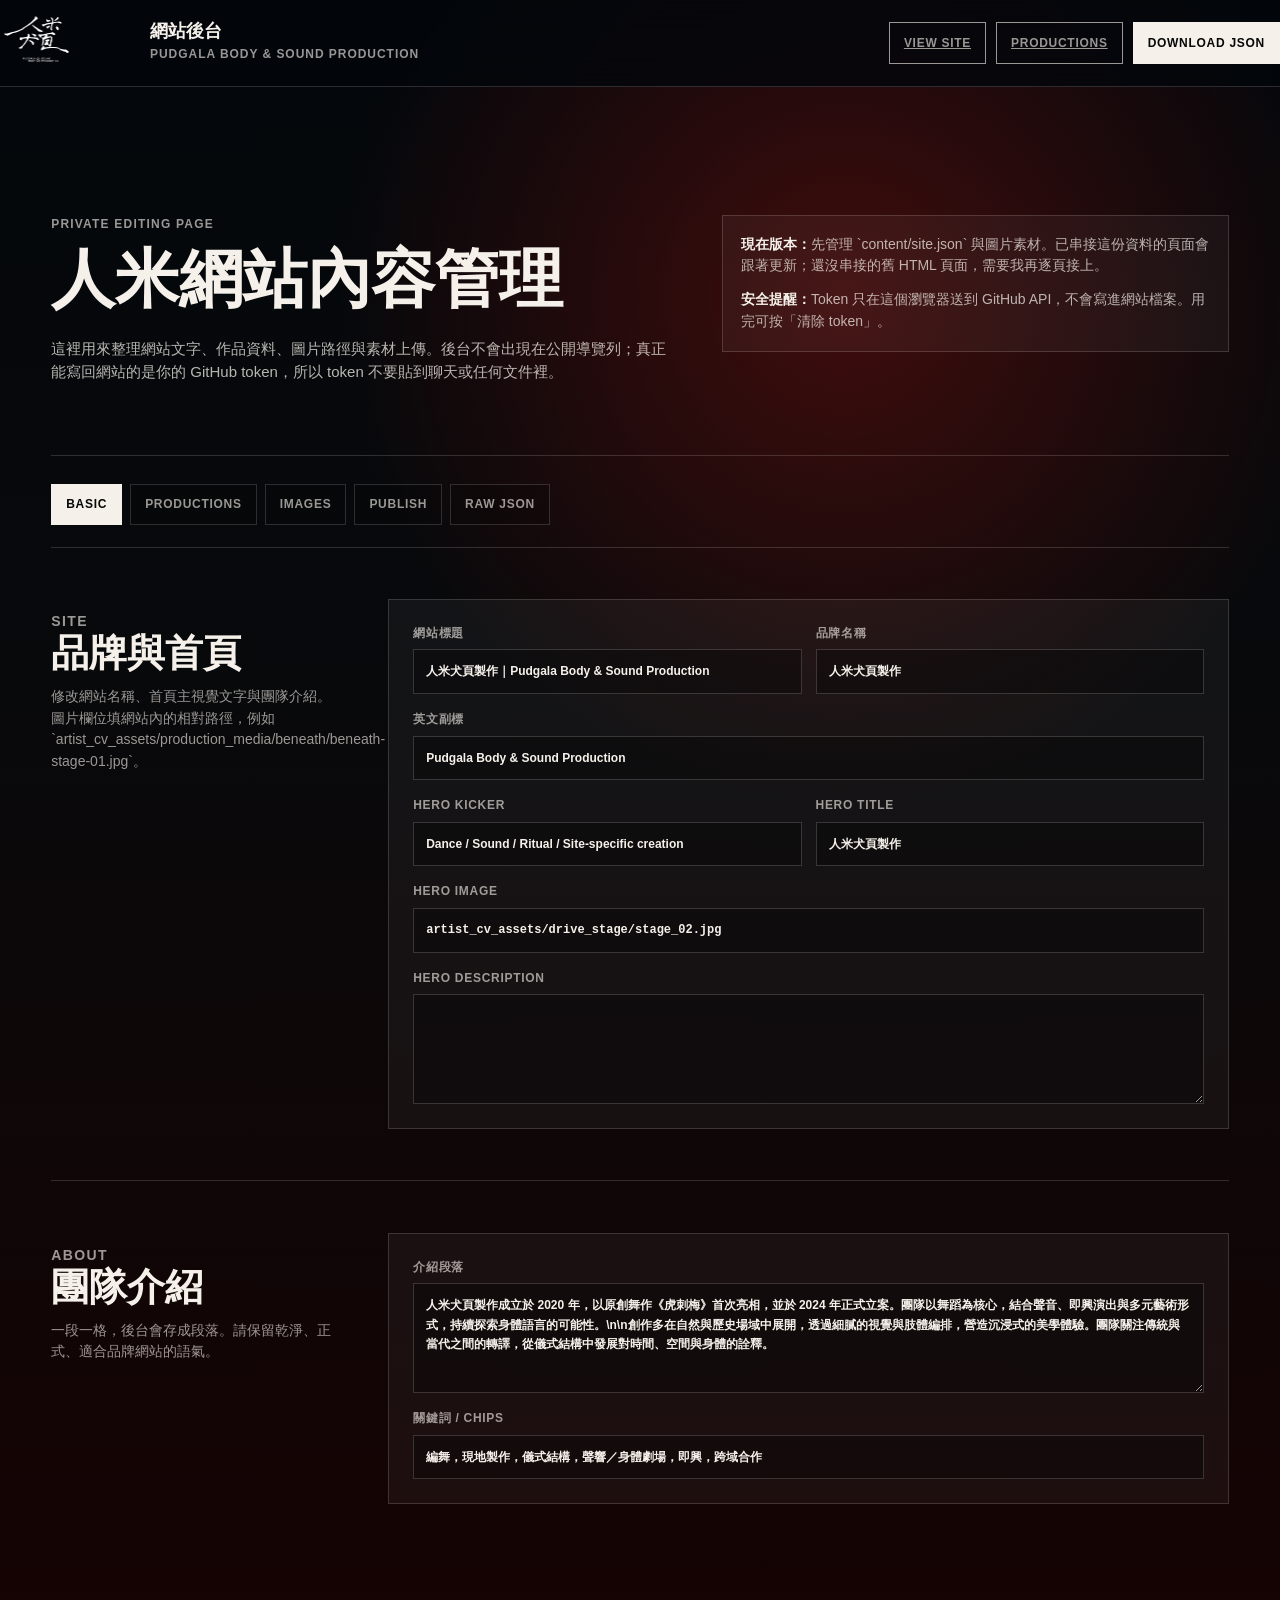
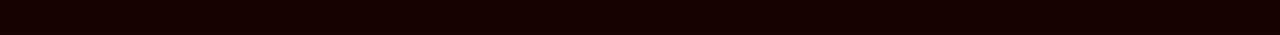
<file: admin.html>
<!doctype html>
<html lang="zh-Hant">
<head>
  <meta charset="utf-8">
  <meta name="viewport" content="width=device-width, initial-scale=1">
  <meta name="robots" content="noindex,nofollow">
  <link rel="shortcut icon" href="./favicon.ico?v=8">
  <link rel="icon" type="image/png" href="./favicon.png?v=8">
  <link rel="apple-touch-icon" href="./apple-touch-icon.png?v=8">
  <title>網站後台｜人米犬頁製作</title>
  <style>
    :root {
      --bg: #03070b;
      --panel: rgba(255, 255, 255, .045);
      --panel-strong: rgba(255, 255, 255, .075);
      --fg: #f5f1ea;
      --muted: rgba(245, 241, 234, .62);
      --soft: rgba(245, 241, 234, .36);
      --line: rgba(245, 241, 234, .16);
      --accent: #b5261e;
      --ok: #8ac08a;
      --warn: #e0b45a;
      --danger: #ef6a5f;
      --max: 1480px;
    }

    * { box-sizing: border-box; }
    html { background: var(--bg); color: var(--fg); }
    body {
      margin: 0;
      min-height: 100svh;
      background:
        radial-gradient(circle at 66% 18%, rgba(145, 20, 14, .42), transparent 32%),
        linear-gradient(180deg, #03070b 0%, #08090b 42%, #160303 100%);
      font-family: "PingFang TC", "Noto Sans TC", "Microsoft JhengHei", Arial, sans-serif;
      line-height: 1.55;
    }

    a { color: inherit; }
    button, input, textarea, select { font: inherit; }
    button { cursor: pointer; }
    .shell { width: min(var(--max), 100%); margin: 0 auto; padding: 28px clamp(16px, 4vw, 56px) 80px; }
    .top {
      position: sticky;
      top: 0;
      z-index: 10;
      display: grid;
      grid-template-columns: auto 1fr auto;
      align-items: center;
      gap: 22px;
      min-height: 82px;
      margin: 0 calc(clamp(16px, 4vw, 56px) * -1) 28px;
      padding: 12px clamp(16px, 4vw, 56px);
      border-bottom: 1px solid var(--line);
      background: rgba(3, 7, 11, .82);
      backdrop-filter: blur(18px);
    }

    .logo { width: 128px; height: 54px; object-fit: contain; object-position: left center; }
    .top-title strong { display: block; font-size: 18px; line-height: 1.1; }
    .top-title span { display: block; margin-top: 3px; color: var(--muted); font-size: 12px; font-weight: 800; letter-spacing: .08em; text-transform: uppercase; }
    .top-actions { display: flex; flex-wrap: wrap; justify-content: end; gap: 10px; }

    .hero {
      display: grid;
      grid-template-columns: minmax(0, 1.1fr) minmax(280px, .9fr);
      gap: clamp(18px, 4vw, 56px);
      padding: clamp(28px, 6vw, 72px) 0;
      border-bottom: 1px solid var(--line);
    }

    .eyebrow {
      margin: 0 0 12px;
      color: var(--muted);
      font-size: 12px;
      font-weight: 900;
      letter-spacing: .1em;
      text-transform: uppercase;
    }

    h1, h2, h3 { margin: 0; line-height: 1.08; letter-spacing: 0; }
    h1 { max-width: 860px; font-size: clamp(34px, 5vw, 76px); font-weight: 760; }
    h2 { font-size: clamp(24px, 3vw, 40px); font-weight: 760; }
    h3 { font-size: 17px; font-weight: 760; }
    .lead { max-width: 780px; margin: 22px 0 0; color: rgba(245, 241, 234, .74); font-size: clamp(15px, 1.15vw, 18px); }
    .notice {
      align-self: start;
      border: 1px solid var(--line);
      background: rgba(255, 255, 255, .04);
      padding: 18px;
      color: rgba(245, 241, 234, .72);
      font-size: 14px;
    }
    .notice b { color: var(--fg); }
    .notice p { margin: 0 0 12px; }
    .notice p:last-child { margin-bottom: 0; }

    .tabs { display: flex; flex-wrap: wrap; gap: 8px; margin: 28px 0 22px; }
    .tab {
      border: 1px solid var(--line);
      background: rgba(0, 0, 0, .16);
      color: var(--muted);
      padding: 10px 14px;
      font-size: 12px;
      font-weight: 900;
      letter-spacing: .06em;
      text-transform: uppercase;
    }
    .tab[aria-selected="true"] { background: var(--fg); color: #070707; border-color: var(--fg); }
    .panel { display: none; }
    .panel.is-active { display: block; }

    .section {
      display: grid;
      grid-template-columns: minmax(220px, .34fr) minmax(0, 1fr);
      gap: clamp(18px, 4vw, 56px);
      padding: clamp(24px, 4vw, 52px) 0;
      border-top: 1px solid var(--line);
    }
    .section-copy p { margin: 12px 0 0; color: var(--muted); font-size: 14px; }
    .card {
      border: 1px solid var(--line);
      background: var(--panel);
      padding: clamp(16px, 2vw, 24px);
    }
    .stack { display: grid; gap: 16px; }
    .grid-2 { display: grid; grid-template-columns: repeat(2, minmax(0, 1fr)); gap: 14px; }
    .grid-3 { display: grid; grid-template-columns: repeat(3, minmax(0, 1fr)); gap: 14px; }
    label { display: grid; gap: 7px; color: var(--muted); font-size: 12px; font-weight: 900; letter-spacing: .06em; text-transform: uppercase; }
    input, textarea, select {
      width: 100%;
      border: 1px solid rgba(245, 241, 234, .18);
      border-radius: 0;
      background: rgba(0, 0, 0, .34);
      color: var(--fg);
      padding: 12px 12px;
      outline: none;
    }
    textarea { min-height: 110px; resize: vertical; line-height: 1.62; }
    input:focus, textarea:focus, select:focus { border-color: rgba(245, 241, 234, .72); }
    .mono { font-family: ui-monospace, SFMono-Regular, Menlo, Consolas, monospace; }

    .button {
      display: inline-flex;
      align-items: center;
      justify-content: center;
      gap: 8px;
      border: 1px solid currentColor;
      background: transparent;
      color: var(--fg);
      min-height: 42px;
      padding: 10px 14px;
      font-size: 12px;
      font-weight: 900;
      letter-spacing: .06em;
      text-transform: uppercase;
    }
    .button.primary { background: var(--fg); color: #070707; border-color: var(--fg); }
    .button.accent { background: var(--accent); border-color: var(--accent); color: #fff; }
    .button.ghost { color: var(--muted); }
    .button.danger { color: var(--danger); }
    .button:disabled { opacity: .46; cursor: not-allowed; }
    .row-actions { display: flex; flex-wrap: wrap; gap: 8px; margin-top: 14px; }

    .repeat-list { display: grid; gap: 14px; }
    .repeat-item {
      border: 1px solid var(--line);
      background: rgba(0, 0, 0, .2);
      padding: 16px;
    }
    .repeat-head {
      display: flex;
      justify-content: space-between;
      gap: 14px;
      align-items: center;
      margin-bottom: 14px;
    }
    .repeat-head strong { font-size: 14px; }
    .mini-actions { display: flex; flex-wrap: wrap; gap: 8px; }
    .mini {
      min-height: 32px;
      padding: 6px 9px;
      border: 1px solid var(--line);
      background: rgba(255, 255, 255, .04);
      color: var(--muted);
      font-size: 12px;
      font-weight: 800;
    }
    .mini:hover { color: var(--fg); border-color: rgba(245, 241, 234, .4); }

    .status {
      min-height: 46px;
      border: 1px solid var(--line);
      background: rgba(0, 0, 0, .26);
      padding: 12px;
      color: var(--muted);
      font-size: 13px;
      white-space: pre-wrap;
    }
    .status.ok { color: var(--ok); }
    .status.warn { color: var(--warn); }
    .status.error { color: var(--danger); }

    .asset-preview {
      overflow: hidden;
      min-height: 220px;
      border: 1px solid var(--line);
      background: #050505;
      display: grid;
      place-items: center;
    }
    .asset-preview img { width: 100%; height: 100%; max-height: 360px; object-fit: contain; }
    .asset-preview span { color: var(--soft); font-size: 13px; }

    .raw-json { min-height: 520px; font-size: 12px; tab-size: 2; }
    .help-list { margin: 14px 0 0; padding-left: 1.1em; color: var(--muted); font-size: 14px; }
    .help-list li { margin: 8px 0; }

    @media (max-width: 920px) {
      .top { grid-template-columns: 1fr; align-items: start; }
      .top-actions { justify-content: start; }
      .hero, .section { grid-template-columns: 1fr; }
      .grid-2, .grid-3 { grid-template-columns: 1fr; }
    }
  </style>
</head>
<body>
  <header class="top">
    <a href="./index.html" aria-label="回到人米犬頁製作首頁">
      <img class="logo" src="./artist_cv_assets/logos/pudgala-logo.png" alt="人米犬頁製作">
    </a>
    <div class="top-title">
      <strong>網站後台</strong>
      <span>Pudgala Body & Sound Production</span>
    </div>
    <div class="top-actions">
      <a class="button ghost" href="./index.html">View Site</a>
      <a class="button ghost" href="./productions.html">Productions</a>
      <button class="button primary" type="button" id="downloadJsonTop">Download JSON</button>
    </div>
  </header>

  <main class="shell">
    <section class="hero">
      <div>
        <p class="eyebrow">Private editing page</p>
        <h1>人米網站內容管理</h1>
        <p class="lead">這裡用來整理網站文字、作品資料、圖片路徑與素材上傳。後台不會出現在公開導覽列；真正能寫回網站的是你的 GitHub token，所以 token 不要貼到聊天或任何文件裡。</p>
      </div>
      <aside class="notice">
        <p><b>現在版本：</b>先管理 `content/site.json` 與圖片素材。已串接這份資料的頁面會跟著更新；還沒串接的舊 HTML 頁面，需要我再逐頁接上。</p>
        <p><b>安全提醒：</b>Token 只在這個瀏覽器送到 GitHub API，不會寫進網站檔案。用完可按「清除 token」。</p>
      </aside>
    </section>

    <div class="tabs" role="tablist" aria-label="後台分頁">
      <button class="tab" type="button" data-panel="basic" aria-selected="true">Basic</button>
      <button class="tab" type="button" data-panel="works" aria-selected="false">Productions</button>
      <button class="tab" type="button" data-panel="media" aria-selected="false">Images</button>
      <button class="tab" type="button" data-panel="publish" aria-selected="false">Publish</button>
      <button class="tab" type="button" data-panel="raw" aria-selected="false">Raw JSON</button>
    </div>

    <section id="panel-basic" class="panel is-active">
      <div class="section">
        <div class="section-copy">
          <p class="eyebrow">Site</p>
          <h2>品牌與首頁</h2>
          <p>修改網站名稱、首頁主視覺文字與團隊介紹。圖片欄位填網站內的相對路徑，例如 `artist_cv_assets/production_media/beneath/beneath-stage-01.jpg`。</p>
        </div>
        <div class="card stack">
          <div class="grid-2">
            <label>網站標題<input id="siteTitle"></label>
            <label>品牌名稱<input id="siteBrand"></label>
          </div>
          <label>英文副標<input id="siteSubtitle"></label>
          <div class="grid-2">
            <label>Hero Kicker<input id="heroKicker"></label>
            <label>Hero Title<input id="heroTitle"></label>
          </div>
          <label>Hero Image<input id="heroImage" class="mono"></label>
          <label>Hero Description<textarea id="heroDescription"></textarea></label>
        </div>
      </div>

      <div class="section">
        <div class="section-copy">
          <p class="eyebrow">About</p>
          <h2>團隊介紹</h2>
          <p>一段一格，後台會存成段落。請保留乾淨、正式、適合品牌網站的語氣。</p>
        </div>
        <div class="card stack">
          <label>介紹段落<textarea id="profileParagraphs"></textarea></label>
          <label>關鍵詞 / Chips<input id="profileChips" placeholder="以逗號分隔"></label>
        </div>
      </div>
    </section>

    <section id="panel-works" class="panel">
      <div class="section">
        <div class="section-copy">
          <p class="eyebrow">Productions</p>
          <h2>作品列表</h2>
          <p>用來管理作品年份、作品名稱、頁面路徑和對外連結。之後作品集總頁可完全改成讀這裡的資料。</p>
          <div class="row-actions">
            <button class="button accent" type="button" id="addWork">Add Work</button>
          </div>
        </div>
        <div class="repeat-list" id="worksList"></div>
      </div>
    </section>

    <section id="panel-media" class="panel">
      <div class="section">
        <div class="section-copy">
          <p class="eyebrow">Images</p>
          <h2>首頁劇照資料</h2>
          <p>管理 `site.json` 裡的圖片清單。這裡改的是圖片路徑與說明，不會自動裁切圖片。</p>
          <div class="row-actions">
            <button class="button accent" type="button" id="addGallery">Add Image</button>
          </div>
        </div>
        <div class="repeat-list" id="galleryList"></div>
      </div>

      <div class="section">
        <div class="section-copy">
          <p class="eyebrow">Upload</p>
          <h2>上傳圖片到 GitHub</h2>
          <p>選擇圖片後，填入你想放在網站裡的路徑，再用 token 上傳。上傳成功後，把路徑貼到作品或圖片欄位。</p>
        </div>
        <div class="card stack">
          <div class="grid-2">
            <label>圖片檔案<input type="file" id="assetFile" accept="image/*"></label>
            <label>網站內路徑<input id="assetPath" class="mono" placeholder="artist_cv_assets/production_media/new/image.jpg"></label>
          </div>
          <div class="asset-preview" id="assetPreview"><span>尚未選擇圖片</span></div>
          <div class="row-actions">
            <button class="button primary" type="button" id="uploadAsset">Upload Image</button>
          </div>
          <div class="status" id="assetStatus">圖片會上傳到 GitHub repo，Vercel 部署完成後才會在公開網站顯示。</div>
        </div>
      </div>
    </section>

    <section id="panel-publish" class="panel">
      <div class="section">
        <div class="section-copy">
          <p class="eyebrow">Data</p>
          <h2>讀取與匯出</h2>
          <p>如果你用 `file:///` 開啟後台，瀏覽器可能讀不到 `site.json`，可以手動選檔。使用本機伺服器或正式網址時會自動讀取。</p>
        </div>
        <div class="card stack">
          <div class="grid-2">
            <label>手動載入 site.json<input type="file" id="jsonFile" accept=".json,application/json"></label>
            <label>Commit message<input id="commitMessage" value="Update website content"></label>
          </div>
          <div class="row-actions">
            <button class="button" type="button" id="applyForm">Apply Form To JSON</button>
            <button class="button" type="button" id="downloadJson">Download site.json</button>
          </div>
          <div class="status" id="loadStatus">正在讀取 content/site.json...</div>
        </div>
      </div>

      <div class="section">
        <div class="section-copy">
          <p class="eyebrow">GitHub</p>
          <h2>發布更新</h2>
          <p>貼上 fine-grained GitHub token。權限需要 repo `e.miliiproduction`，Contents: Read and write，Metadata: Read-only。</p>
        </div>
        <div class="card stack">
          <label>GitHub Token<input id="githubToken" class="mono" type="password" autocomplete="off" placeholder="貼在這裡，不要貼聊天"></label>
          <div class="grid-3">
            <label>Owner<input id="repoOwner" class="mono" value="emiliiproduction-glitch"></label>
            <label>Repo<input id="repoName" class="mono" value="e.miliiproduction"></label>
            <label>Branch<input id="repoBranch" class="mono" value="main"></label>
          </div>
          <div class="row-actions">
            <button class="button primary" type="button" id="saveToken">Save Token In This Browser</button>
            <button class="button ghost" type="button" id="clearToken">Clear Token</button>
            <button class="button accent" type="button" id="pushJson">Push site.json</button>
          </div>
          <div class="status" id="publishStatus">尚未發布。</div>
        </div>
      </div>
    </section>

    <section id="panel-raw" class="panel">
      <div class="section">
        <div class="section-copy">
          <p class="eyebrow">Advanced</p>
          <h2>JSON 原始資料</h2>
          <p>適合我或熟悉 JSON 的人快速檢查。你平常可以不用改這裡。</p>
          <ul class="help-list">
            <li>按「Apply JSON To Form」會把右邊 JSON 套回表單。</li>
            <li>JSON 格式錯誤時不能推送。</li>
          </ul>
          <div class="row-actions">
            <button class="button" type="button" id="applyJson">Apply JSON To Form</button>
            <button class="button" type="button" id="formatJson">Format JSON</button>
          </div>
        </div>
        <div class="card">
          <textarea id="rawJson" class="raw-json mono" spellcheck="false"></textarea>
        </div>
      </div>
    </section>
  </main>

  <script>
    const defaultData = {
      site: { title: "人米犬頁製作｜Pudgala Body & Sound Production", brand: "人米犬頁製作", subtitle: "Pudgala Body & Sound Production" },
      hero: { kicker: "", title: "人米犬頁製作", description: "", image: "" },
      profile: { paragraphs: [], chips: [] },
      works: [],
      gallery: []
    };

    let siteData = structuredClone(defaultData);
    let selectedAssetFile = null;

    const $ = (selector) => document.querySelector(selector);
    const $$ = (selector) => Array.from(document.querySelectorAll(selector));

    function setStatus(id, message, type = "") {
      const el = $(id);
      el.textContent = message;
      el.className = `status ${type}`.trim();
    }

    function ensureShape(data) {
      return {
        ...structuredClone(defaultData),
        ...data,
        site: { ...defaultData.site, ...(data.site || {}) },
        hero: { ...defaultData.hero, ...(data.hero || {}) },
        profile: { ...defaultData.profile, ...(data.profile || {}) },
        works: Array.isArray(data.works) ? data.works : [],
        gallery: Array.isArray(data.gallery) ? data.gallery : []
      };
    }

    function fillForm() {
      siteData = ensureShape(siteData);
      $("#siteTitle").value = siteData.site.title || "";
      $("#siteBrand").value = siteData.site.brand || "";
      $("#siteSubtitle").value = siteData.site.subtitle || "";
      $("#heroKicker").value = siteData.hero.kicker || "";
      $("#heroTitle").value = siteData.hero.title || "";
      $("#heroDescription").value = siteData.hero.description || "";
      $("#heroImage").value = siteData.hero.image || "";
      $("#profileParagraphs").value = (siteData.profile.paragraphs || []).join("\\n\\n");
      $("#profileChips").value = (siteData.profile.chips || []).join("，");
      renderWorks();
      renderGallery();
      syncRaw();
    }

    function collectForm() {
      siteData.site.title = $("#siteTitle").value.trim();
      siteData.site.brand = $("#siteBrand").value.trim();
      siteData.site.subtitle = $("#siteSubtitle").value.trim();
      siteData.hero.kicker = $("#heroKicker").value.trim();
      siteData.hero.title = $("#heroTitle").value.trim();
      siteData.hero.description = $("#heroDescription").value.trim();
      siteData.hero.image = $("#heroImage").value.trim();
      siteData.profile.paragraphs = $("#profileParagraphs").value.split(/\\n\\s*\\n/).map((item) => item.trim()).filter(Boolean);
      siteData.profile.chips = $("#profileChips").value.split(/[，,]/).map((item) => item.trim()).filter(Boolean);
      siteData.works = collectRepeat("#worksList", ["year", "title", "note", "link", "page"]);
      siteData.gallery = collectRepeat("#galleryList", ["src", "caption", "span", "alt"]);
      syncRaw();
    }

    function collectRepeat(rootSelector, fields) {
      return $$(rootSelector + " .repeat-item").map((item) => {
        const row = {};
        fields.forEach((field) => {
          row[field] = item.querySelector(`[data-field="${field}"]`)?.value.trim() || "";
        });
        return row;
      });
    }

    function syncRaw() {
      $("#rawJson").value = JSON.stringify(siteData, null, 2);
    }

    function renderWorks() {
      const list = $("#worksList");
      list.innerHTML = "";
      siteData.works.forEach((work, index) => {
        list.appendChild(repeatItem("作品", index, [
          ["year", "年份", work.year || ""],
          ["title", "作品名稱", work.title || ""],
          ["note", "簡短說明", work.note || "", "textarea"],
          ["page", "作品頁路徑", work.page || ""],
          ["link", "外部連結", work.link || ""]
        ], siteData.works, renderWorks));
      });
    }

    function renderGallery() {
      const list = $("#galleryList");
      list.innerHTML = "";
      siteData.gallery.forEach((image, index) => {
        list.appendChild(repeatItem("圖片", index, [
          ["src", "圖片路徑", image.src || ""],
          ["caption", "Caption", image.caption || ""],
          ["alt", "Alt 文字", image.alt || ""],
          ["span", "版型", image.span || ""]
        ], siteData.gallery, renderGallery));
      });
    }

    function repeatItem(label, index, fields, array, rerender) {
      const article = document.createElement("article");
      article.className = "repeat-item";
      const fieldMarkup = fields.map(([field, fieldLabel, value, type]) => {
        if (type === "textarea") {
          return `<label>${fieldLabel}<textarea data-field="${field}">${escapeHtml(value)}</textarea></label>`;
        }
        return `<label>${fieldLabel}<input data-field="${field}" class="${field.includes("page") || field.includes("link") || field === "src" ? "mono" : ""}" value="${escapeAttr(value)}"></label>`;
      }).join("");

      article.innerHTML = `
        <div class="repeat-head">
          <strong>${label} ${index + 1}</strong>
          <div class="mini-actions">
            <button class="mini" type="button" data-action="up">Up</button>
            <button class="mini" type="button" data-action="down">Down</button>
            <button class="mini" type="button" data-action="duplicate">Duplicate</button>
            <button class="mini" type="button" data-action="delete">Delete</button>
          </div>
        </div>
        <div class="stack">${fieldMarkup}</div>
      `;

      article.querySelector('[data-action="up"]').addEventListener("click", () => {
        if (index === 0) return;
        collectForm();
        [array[index - 1], array[index]] = [array[index], array[index - 1]];
        rerender();
        syncRaw();
      });
      article.querySelector('[data-action="down"]').addEventListener("click", () => {
        if (index >= array.length - 1) return;
        collectForm();
        [array[index + 1], array[index]] = [array[index], array[index + 1]];
        rerender();
        syncRaw();
      });
      article.querySelector('[data-action="duplicate"]').addEventListener("click", () => {
        collectForm();
        array.splice(index + 1, 0, structuredClone(array[index]));
        rerender();
        syncRaw();
      });
      article.querySelector('[data-action="delete"]').addEventListener("click", () => {
        collectForm();
        array.splice(index, 1);
        rerender();
        syncRaw();
      });
      return article;
    }

    function escapeHtml(value) {
      return String(value).replace(/[&<>"']/g, (char) => ({
        "&": "&amp;", "<": "&lt;", ">": "&gt;", '"': "&quot;", "'": "&#039;"
      }[char]));
    }

    function escapeAttr(value) {
      return escapeHtml(value).replace(/`/g, "&#096;");
    }

    function utf8ToBase64(text) {
      const bytes = new TextEncoder().encode(text);
      let binary = "";
      bytes.forEach((byte) => binary += String.fromCharCode(byte));
      return btoa(binary);
    }

    function arrayBufferToBase64(buffer) {
      const bytes = new Uint8Array(buffer);
      let binary = "";
      bytes.forEach((byte) => binary += String.fromCharCode(byte));
      return btoa(binary);
    }

    function repoConfig() {
      return {
        owner: $("#repoOwner").value.trim(),
        repo: $("#repoName").value.trim(),
        branch: $("#repoBranch").value.trim() || "main",
        token: $("#githubToken").value.trim()
      };
    }

    async function githubRequest(path, options = {}) {
      const { owner, repo, token } = repoConfig();
      if (!token) throw new Error("請先貼上 GitHub token。");
      const response = await fetch(`https://api.github.com/repos/${owner}/${repo}/contents/${path}`, {
        ...options,
        headers: {
          "Accept": "application/vnd.github+json",
          "Authorization": `Bearer ${token}`,
          "X-GitHub-Api-Version": "2022-11-28",
          ...(options.headers || {})
        }
      });
      if (!response.ok) {
        const detail = await response.text();
        throw new Error(`GitHub API error ${response.status}: ${detail}`);
      }
      return response.json();
    }

    async function putGithubFile(path, contentBase64, message) {
      const { branch } = repoConfig();
      let sha = undefined;
      try {
        const existing = await githubRequest(`${encodeURIComponentPath(path)}?ref=${encodeURIComponent(branch)}`);
        sha = existing.sha;
      } catch (error) {
        if (!String(error.message).includes("404")) throw error;
      }
      return githubRequest(encodeURIComponentPath(path), {
        method: "PUT",
        body: JSON.stringify({ message, content: contentBase64, branch, sha })
      });
    }

    function encodeURIComponentPath(path) {
      return path.split("/").map(encodeURIComponent).join("/");
    }

    async function loadDefaultJson() {
      try {
        const response = await fetch(`./content/site.json?ts=${Date.now()}`);
        if (!response.ok) throw new Error(`HTTP ${response.status}`);
        siteData = ensureShape(await response.json());
        fillForm();
        setStatus("#loadStatus", "已讀取 content/site.json。", "ok");
      } catch (error) {
        siteData = structuredClone(defaultData);
        fillForm();
        setStatus("#loadStatus", "目前無法自動讀取 content/site.json。若你用 file:/// 開啟，請在這裡手動選擇 site.json，或改用本機伺服器開啟 admin.html。", "warn");
      }
    }

    function downloadJson() {
      collectForm();
      const blob = new Blob([JSON.stringify(siteData, null, 2) + "\\n"], { type: "application/json;charset=utf-8" });
      const url = URL.createObjectURL(blob);
      const link = document.createElement("a");
      link.href = url;
      link.download = "site.json";
      link.click();
      URL.revokeObjectURL(url);
    }

    async function pushJson() {
      try {
        collectForm();
        $("#pushJson").disabled = true;
        setStatus("#publishStatus", "正在推送 content/site.json 到 GitHub...", "warn");
        const content = JSON.stringify(siteData, null, 2) + "\\n";
        const result = await putGithubFile("content/site.json", utf8ToBase64(content), $("#commitMessage").value.trim() || "Update website content");
        setStatus("#publishStatus", `已推送成功。Commit: ${result.commit?.sha || "完成"}\\nVercel 會開始自動部署，通常等一下刷新公開網站即可。`, "ok");
      } catch (error) {
        setStatus("#publishStatus", error.message, "error");
      } finally {
        $("#pushJson").disabled = false;
      }
    }

    async function uploadAsset() {
      try {
        if (!selectedAssetFile) throw new Error("請先選擇圖片檔案。");
        const path = $("#assetPath").value.trim();
        if (!path) throw new Error("請填入網站內路徑。");
        $("#uploadAsset").disabled = true;
        setStatus("#assetStatus", "正在上傳圖片到 GitHub...", "warn");
        const buffer = await selectedAssetFile.arrayBuffer();
        const result = await putGithubFile(path, arrayBufferToBase64(buffer), `Upload asset ${path}`);
        setStatus("#assetStatus", `圖片已上傳：${path}\\nCommit: ${result.commit?.sha || "完成"}\\n你可以把這個路徑貼到作品或圖片欄位。`, "ok");
      } catch (error) {
        setStatus("#assetStatus", error.message, "error");
      } finally {
        $("#uploadAsset").disabled = false;
      }
    }

    $$(".tab").forEach((tab) => {
      tab.addEventListener("click", () => {
        $$(".tab").forEach((item) => item.setAttribute("aria-selected", "false"));
        $$(".panel").forEach((panel) => panel.classList.remove("is-active"));
        tab.setAttribute("aria-selected", "true");
        $(`#panel-${tab.dataset.panel}`).classList.add("is-active");
      });
    });

    $("#addWork").addEventListener("click", () => {
      collectForm();
      siteData.works.push({ year: "", title: "", note: "", link: "", page: "" });
      renderWorks();
      syncRaw();
    });

    $("#addGallery").addEventListener("click", () => {
      collectForm();
      siteData.gallery.push({ src: "", caption: "", span: "", alt: "" });
      renderGallery();
      syncRaw();
    });

    $("#applyForm").addEventListener("click", () => {
      collectForm();
      setStatus("#loadStatus", "表單內容已套用到 JSON。", "ok");
    });

    $("#applyJson").addEventListener("click", () => {
      try {
        siteData = ensureShape(JSON.parse($("#rawJson").value));
        fillForm();
        setStatus("#loadStatus", "JSON 已套用回表單。", "ok");
      } catch (error) {
        setStatus("#loadStatus", `JSON 格式錯誤：${error.message}`, "error");
      }
    });

    $("#formatJson").addEventListener("click", () => {
      try {
        siteData = ensureShape(JSON.parse($("#rawJson").value));
        syncRaw();
      } catch (error) {
        alert(`JSON 格式錯誤：${error.message}`);
      }
    });

    $("#downloadJson").addEventListener("click", downloadJson);
    $("#downloadJsonTop").addEventListener("click", downloadJson);
    $("#pushJson").addEventListener("click", pushJson);
    $("#uploadAsset").addEventListener("click", uploadAsset);

    $("#saveToken").addEventListener("click", () => {
      const token = $("#githubToken").value.trim();
      if (!token) return;
      localStorage.setItem("pudgalaGithubToken", token);
      setStatus("#publishStatus", "Token 已儲存在這個瀏覽器。若是共用電腦，用完請清除。", "ok");
    });

    $("#clearToken").addEventListener("click", () => {
      localStorage.removeItem("pudgalaGithubToken");
      $("#githubToken").value = "";
      setStatus("#publishStatus", "Token 已從這個瀏覽器清除。", "ok");
    });

    $("#jsonFile").addEventListener("change", async (event) => {
      const file = event.target.files?.[0];
      if (!file) return;
      try {
        siteData = ensureShape(JSON.parse(await file.text()));
        fillForm();
        setStatus("#loadStatus", `已載入 ${file.name}。`, "ok");
      } catch (error) {
        setStatus("#loadStatus", `讀取失敗：${error.message}`, "error");
      }
    });

    $("#assetFile").addEventListener("change", (event) => {
      selectedAssetFile = event.target.files?.[0] || null;
      const preview = $("#assetPreview");
      if (!selectedAssetFile) {
        preview.innerHTML = "<span>尚未選擇圖片</span>";
        return;
      }
      if (!$("#assetPath").value.trim()) {
        const safeName = selectedAssetFile.name.replace(/\\s+/g, "-").replace(/[^a-zA-Z0-9._-]/g, "");
        $("#assetPath").value = `artist_cv_assets/uploads/${Date.now()}-${safeName || "image.jpg"}`;
      }
      const url = URL.createObjectURL(selectedAssetFile);
      preview.innerHTML = `<img src="${url}" alt="">`;
    });

    ["siteTitle", "siteBrand", "siteSubtitle", "heroKicker", "heroTitle", "heroDescription", "heroImage", "profileParagraphs", "profileChips"].forEach((id) => {
      $(`#${id}`).addEventListener("input", () => {
        collectForm();
      });
    });

    const savedToken = localStorage.getItem("pudgalaGithubToken");
    if (savedToken) $("#githubToken").value = savedToken;
    loadDefaultJson();
  </script>
</body>
</html>
</file>
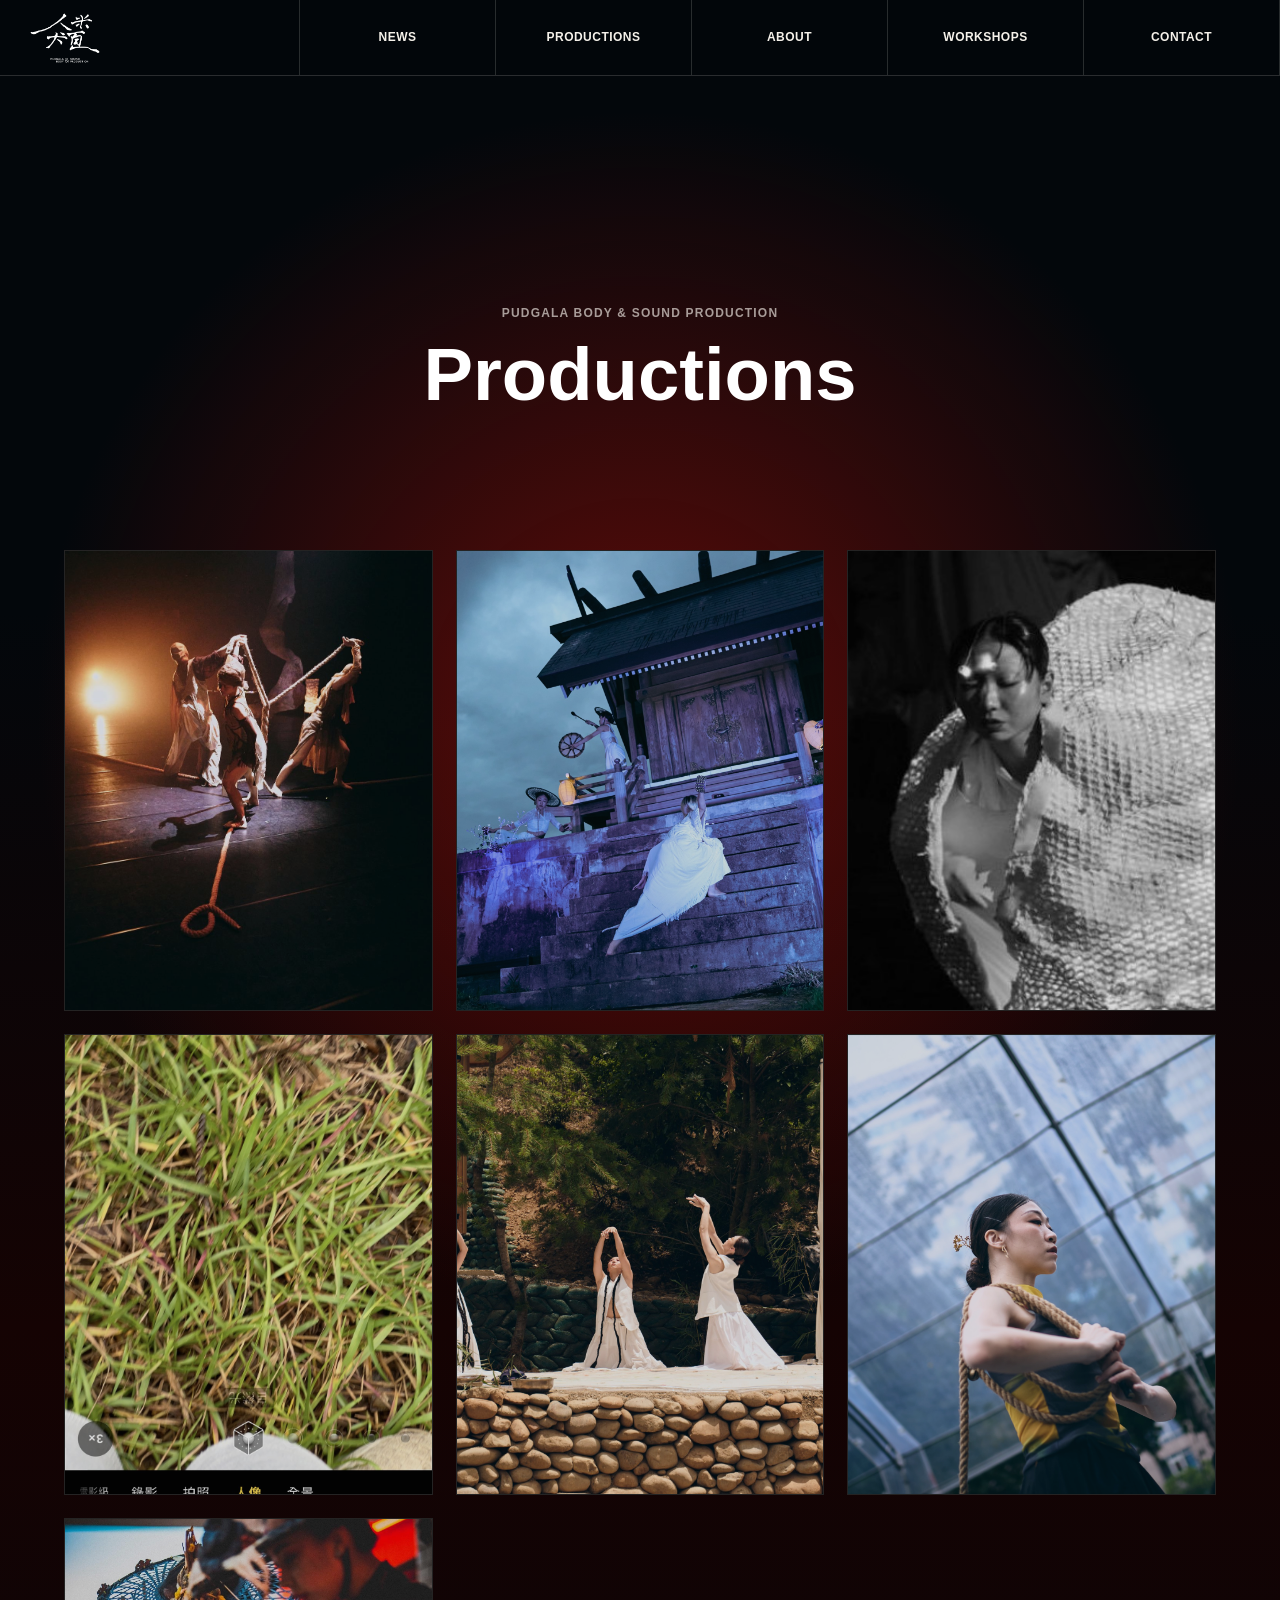
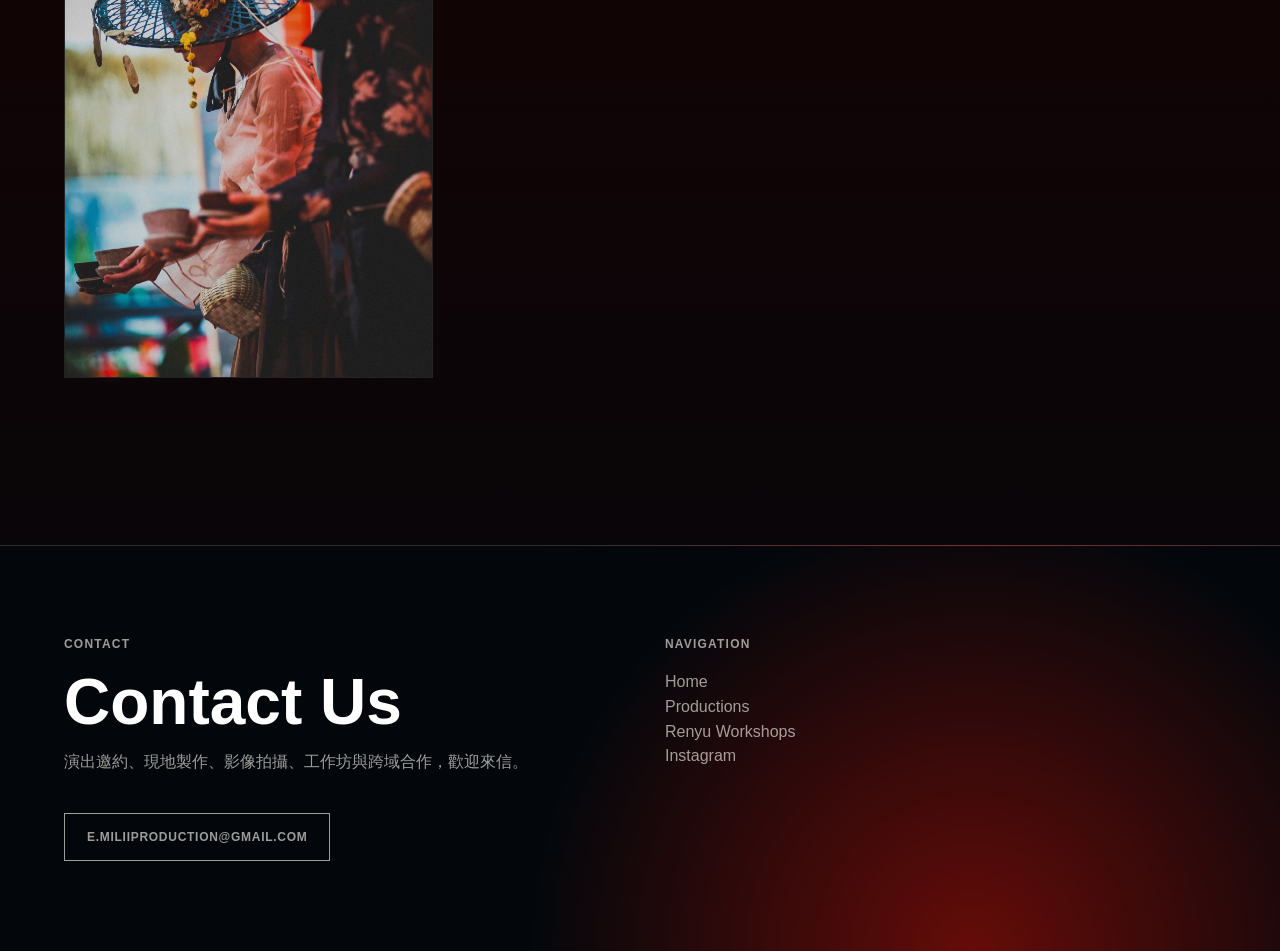
<file: productions.html>
<!doctype html>
<html lang="zh-Hant">
<head>
  <meta charset="utf-8">
  <meta name="viewport" content="width=device-width, initial-scale=1">
  <link rel="shortcut icon" href="./favicon.ico?v=8">
  <link rel="icon" type="image/png" href="./favicon.png?v=8">
  <link rel="apple-touch-icon" href="./apple-touch-icon.png?v=8">
  <title>作品集 Productions｜人米犬頁製作</title>
  <style>
    :root { --bg:#03070b; --fg:#f5f1ea; --muted:rgba(245,241,234,.64); --line:rgba(245,241,234,.16); --max:1580px; }
    * { box-sizing:border-box; }
    html { background:var(--bg); }
    body { margin:0; background:radial-gradient(circle at 50% 28%,rgba(122,13,8,.78),transparent 31%),linear-gradient(180deg,#03070b 0%,#03070b 24%,#150303 52%,#03070b 100%); color:var(--fg); font-family:"PingFang TC","Noto Sans TC","Microsoft JhengHei",Arial,sans-serif; line-height:1.55; }
    a { color:inherit; text-decoration:none; }
    img { display:block; width:100%; height:100%; object-fit:cover; }
    .topbar { position:fixed; inset:0 0 auto; z-index:20; display:grid; grid-template-columns:300px 1fr; min-height:76px; background:rgba(3,7,11,.78); border-bottom:1px solid var(--line); backdrop-filter:blur(18px); }
    .brand,.nav a { display:flex; align-items:center; border-right:1px solid var(--line); padding:0 clamp(16px,2vw,30px); color:var(--fg); font-size:12px; font-weight:800; letter-spacing:.04em; text-transform:uppercase; }
    .brand-logo { width:136px; height:58px; object-fit:contain; object-position:left center; }
    .nav { display:grid; grid-template-columns:repeat(5,1fr); }
    .nav a { justify-content:center; }
    .nav a:hover,.brand:hover { background:rgba(255,255,255,.07); }
    .hero { min-height:54svh; display:grid; place-items:end center; padding:130px clamp(18px,5vw,74px) 76px; text-align:center; }
    .hero-inner { width:min(var(--max),100%); }
    .kicker { margin:0 0 16px; color:var(--muted); font-size:12px; font-weight:900; letter-spacing:.1em; text-transform:uppercase; }
    h1 { margin:0; color:#fff; font-size:clamp(40px,5.8vw,82px); line-height:.96; font-weight:820; letter-spacing:0; }
    .hero p:last-child { max-width:760px; margin:24px auto 0; color:rgba(245,241,234,.78); font-size:clamp(14px,1.1vw,17px); line-height:1.72; }
    .section { width:min(var(--max),100%); margin:0 auto; padding:clamp(32px,5vw,76px) clamp(18px,5vw,74px); }
    .section-head { display:flex; justify-content:space-between; gap:28px; align-items:end; margin-bottom:clamp(22px,3vw,38px); border-top:1px solid var(--line); padding-top:28px; }
    h2 { margin:0; color:#fff; font-size:clamp(24px,2.8vw,40px); line-height:1; font-weight:800; letter-spacing:0; }
    .section-head p { max-width:520px; margin:0; color:var(--muted); font-size:14px; line-height:1.7; }
    .grid { display:grid; grid-template-columns:repeat(3,1fr); gap:clamp(14px,1.8vw,28px); align-items:start; }
    .tile { position:relative; aspect-ratio:4/5; overflow:hidden; background:#111; border:1px solid rgba(245,241,234,.08); isolation:isolate; }
    .tile img { position:absolute; inset:0; opacity:.86; transition:transform .38s ease, opacity .38s ease, filter .38s ease; }
    .tile::after { content:""; position:absolute; inset:0; background:linear-gradient(180deg,rgba(0,0,0,0),rgba(0,0,0,.72)); opacity:0; transition:opacity .24s ease; }
    .tile-title { position:absolute; z-index:1; inset:auto 0 0; padding:22px; color:#fff; opacity:0; transform:translateY(10px); transition:opacity .24s ease, transform .24s ease; }
    .tile-title strong { display:block; font-size:clamp(21px,1.95vw,30px); line-height:1.08; font-weight:850; }
    .tile-title span { display:block; margin-top:8px; color:rgba(245,241,234,.72); font-size:12px; font-weight:900; letter-spacing:.08em; text-transform:uppercase; }
    .tile:hover img { transform:scale(1.045); opacity:.96; filter:contrast(1.08); }
    .tile:hover::after,.tile:hover .tile-title { opacity:1; transform:translateY(0); }
    .footer { margin-top:clamp(40px,8vw,120px); padding:clamp(52px,7vw,92px) clamp(18px,5vw,74px); background:radial-gradient(circle at 76% 100%,rgba(122,13,8,.82),transparent 42%),#03070b; border-top:1px solid var(--line); }
    .footer-inner { width:min(var(--max),100%); margin:0 auto; display:grid; grid-template-columns:1fr 1fr; gap:50px; }
    .footer h2 { font-size:clamp(34px,5vw,78px); }
    .footer p,.footer a { color:var(--muted); }
    .button { display:inline-flex; margin-top:22px; border:1px solid currentColor; padding:14px 22px; color:var(--fg); font-size:12px; font-weight:900; letter-spacing:.06em; text-transform:uppercase; }
    @media (max-width:1000px){ .topbar{grid-template-columns:1fr}.nav{grid-template-columns:repeat(3,1fr);border-top:1px solid var(--line)}.brand{min-height:66px}.grid{grid-template-columns:repeat(2,1fr)}.tile::after,.tile-title{opacity:1;transform:none}.section-head,.footer-inner{display:grid;grid-template-columns:1fr} }
    @media (max-width:620px){ .grid{grid-template-columns:1fr}.tile{aspect-ratio:4/5} }
  </style>
</head>
<body>
  <header class="topbar">
    <a class="brand" href="index.html" aria-label="人米犬頁製作首頁"><img class="brand-logo" src="artist_cv_assets/logos/pudgala-logo.png" alt="人米犬頁製作"></a>
    <nav class="nav" aria-label="主選單"><a href="index.html#latest">News</a><a href="productions.html">Productions</a><a href="index.html#about">About</a><a href="renyu.html">Workshops</a><a href="index.html#contact">Contact</a></nav>
  </header>
  <main>
    <section class="hero">
      <div class="hero-inner">
        <p class="kicker">Pudgala Body & Sound Production</p>
        <h1>Productions</h1>
      </div>
    </section>

    <section class="section productions-list">
      <div class="grid">
        <a class="tile" href="works/beneath.html"><img src="artist_cv_assets/series_cards/beneath-card.jpg" alt="織繩界 Beneath"><span class="tile-title"><strong>織繩界</strong><span>Beneath / 2026</span></span></a>
        <a class="tile" href="works/tiger-luye.html"><img src="artist_cv_assets/production_media/tiger/tiger-luye-stage-01.jpg" alt="虎刺梅 x 鹿野神社 Crown of Thorns x Luye Shrine"><span class="tile-title"><strong>虎刺梅 x 鹿野神社</strong><span>Crown of Thorns x Luye Shrine / 2025</span></span></a>
        <a class="tile" href="works/flower-insects.html"><img src="artist_cv_assets/series_cards/flower-insects-card.jpg" alt="花蟲弄 Entomofloral Chronicles"><span class="tile-title"><strong>花蟲弄</strong><span>Entomofloral Chronicles / 2024</span></span></a>
        <a class="tile" href="works/wuxing-six-senses.html"><img src="artist_cv_assets/production_media/wuxing/wuxing-stage-01.jpg" alt="藝術 Fun 礁溪－舞行六識 Six Senses in Motion"><span class="tile-title"><strong>藝術 Fun 礁溪－舞行六識</strong><span>Six Senses in Motion / 2024</span></span></a>
        <a class="tile" href="works/hongmei-opening.html"><img src="artist_cv_assets/production_media/hongmei/hongmei-stage-01.jpg" alt="鴻梅國際藝術村現地演出 Hongmei International Artist Village Site Performance"><span class="tile-title"><strong>鴻梅國際藝術村現地演出</strong><span>Hongmei International Artist Village Site Performance / 2025</span></span></a>
        <a class="tile" href="works/city-traces.html"><img src="artist_cv_assets/production_media/city-traces/city-traces-05.jpg" alt="城市轍跡 City Traces 劇照"><span class="tile-title"><strong>城市轍跡</strong><span>City Traces / 2024</span></span></a>
        <a class="tile" href="works/medicine-buddha.html"><img src="artist_cv_assets/production_media/medicine/medicine-stage-01.jpg" alt="舞·本草｜藥師儀式肢體劇場"><span class="tile-title"><strong>舞·本草｜藥師儀式肢體劇場</strong><span>本草派對 / 2023・2026</span></span></a>
      </div>
    </section>
  </main>
  <footer class="footer">
    <div class="footer-inner">
      <div><p class="kicker">Contact</p><h2>Contact Us</h2><p>演出邀約、現地製作、影像拍攝、工作坊與跨域合作，歡迎來信。</p><a class="button" href="mailto:e.miliiproduction@gmail.com">e.miliiproduction@gmail.com</a></div>
      <div><p class="kicker">Navigation</p><p><a href="index.html">Home</a><br><a href="productions.html">Productions</a><br><a href="renyu.html">Renyu Workshops</a><br><a href="https://www.instagram.com/e.milii____f?igsh=MTB3dXF5dGdzY2YzcA%3D%3D" target="_blank" rel="noreferrer">Instagram</a></p></div>
    </div>
  </footer>
</body>
</html>
</file>
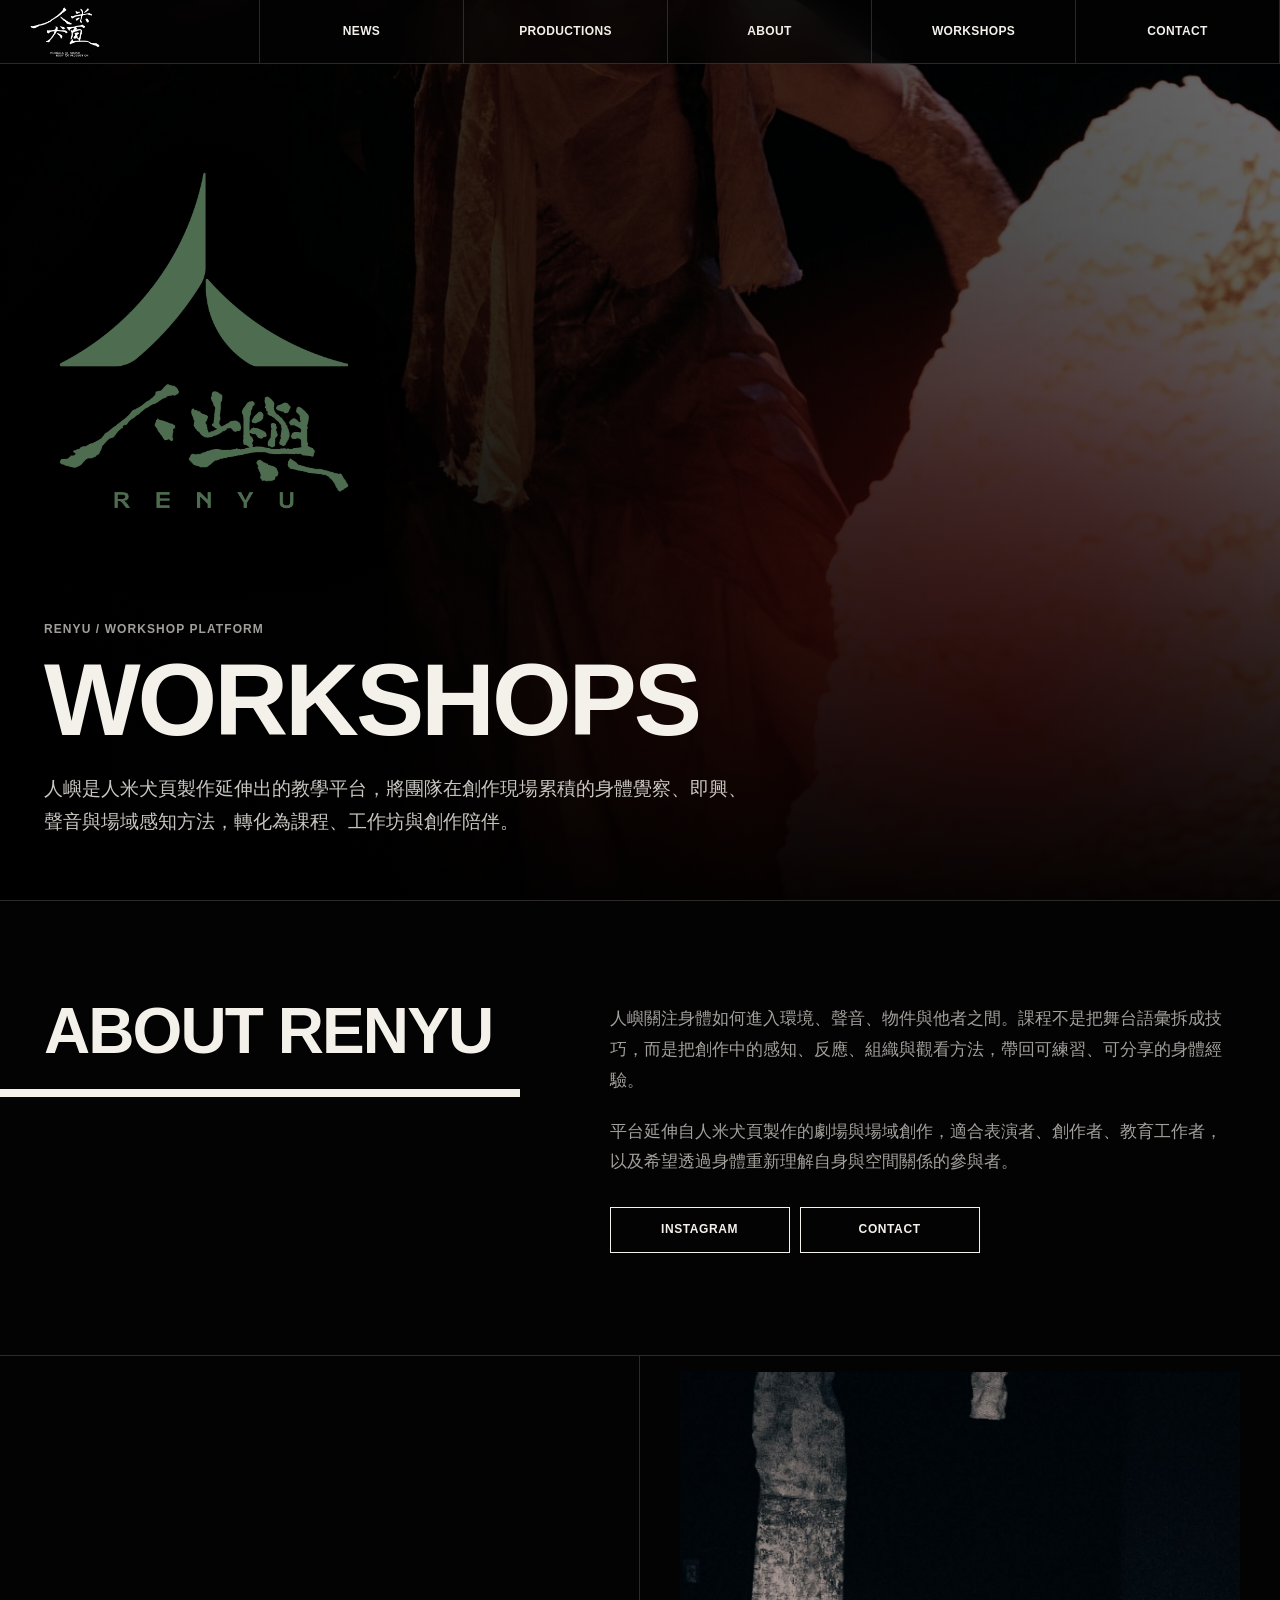
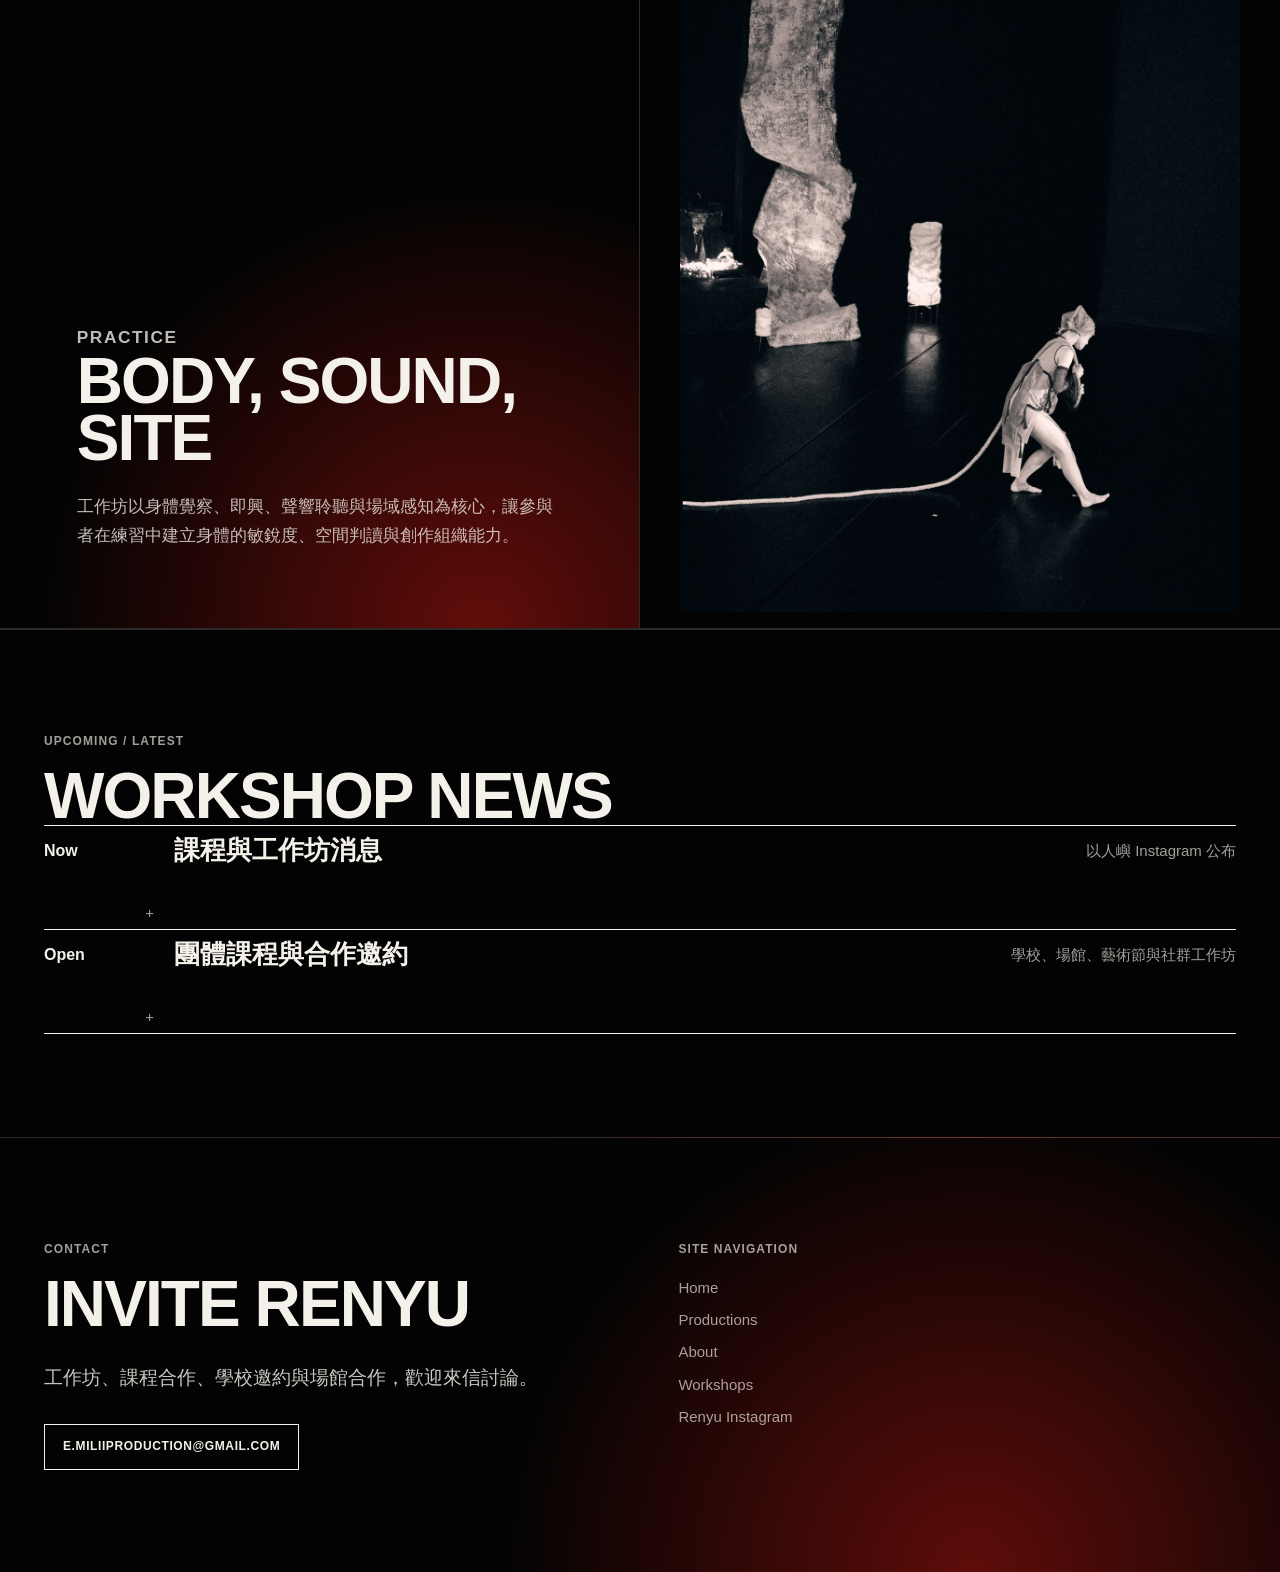
<file: renyu.html>
<!doctype html>
<html lang="zh-Hant">
<head>
  <meta charset="utf-8">
  <meta name="viewport" content="width=device-width, initial-scale=1">
  <link rel="shortcut icon" href="./favicon.ico?v=8">
  <link rel="icon" type="image/png" href="./favicon.png?v=8">
  <link rel="apple-touch-icon" href="./apple-touch-icon.png?v=8">
  <title>人嶼 Renyu｜人米犬頁製作</title>
  <style>
    :root { --bg:#030303; --fg:#f4f1ea; --muted:rgba(244,241,234,.66); --line:rgba(244,241,234,.16); --panel:#0b0b0b; --red:#7c100c; --max:1280px; }
    * { box-sizing:border-box; }
    html { scroll-behavior:smooth; background:var(--bg); }
    body { margin:0; background:var(--bg); color:var(--fg); font-family:"PingFang TC","Noto Sans TC","Microsoft JhengHei",Arial,sans-serif; line-height:1.62; }
    a { color:inherit; text-decoration:none; }
    img { display:block; width:100%; height:100%; object-fit:cover; }
    .topbar { position:fixed; inset:0 0 auto; z-index:20; display:grid; grid-template-columns:260px 1fr; min-height:64px; background:rgba(3,3,3,.78); border-bottom:1px solid var(--line); backdrop-filter:blur(18px); }
    .brand,.nav a { display:flex; align-items:center; border-right:1px solid var(--line); padding:0 clamp(14px,2vw,28px); color:var(--fg); font-size:12px; font-weight:700; letter-spacing:.03em; text-transform:uppercase; }
    .brand-logo { display:block; width:118px; height:58px; object-fit:contain; object-position:left center; }
    .nav { display:grid; grid-template-columns:repeat(5,1fr); }
    .nav a { justify-content:center; }
    .nav a:hover { background:rgba(255,255,255,.08); }
    .hero { min-height:100svh; position:relative; overflow:hidden; display:grid; align-items:end; background:#000; }
    .hero-bg { position:absolute; inset:0; opacity:.58; filter:grayscale(.2) contrast(1.08); object-position:center 42%; }
    .hero:after { content:""; position:absolute; inset:0; background:linear-gradient(180deg,rgba(0,0,0,.1),rgba(0,0,0,.28) 42%,rgba(0,0,0,.94)),radial-gradient(circle at 78% 82%,rgba(125,16,12,.78),transparent 42%),linear-gradient(90deg,rgba(0,0,0,.9),rgba(0,0,0,.18)); }
    .hero-inner { position:relative; z-index:1; width:min(var(--max),100%); margin:0 auto; padding:112px clamp(18px,4vw,44px) 62px; }
    .renyu-logo { width:min(320px,64vw); height:auto; object-fit:contain; margin-bottom:clamp(44px,8vw,96px); filter:drop-shadow(0 22px 42px rgba(0,0,0,.42)); }
    .kicker,.label { margin:0 0 16px; color:var(--muted); font-size:12px; font-weight:800; letter-spacing:.09em; text-transform:uppercase; }
    h1 { margin:0; max-width:980px; font-size:clamp(44px,8vw,112px); line-height:.86; font-weight:760; letter-spacing:-.03em; text-transform:uppercase; }
    .hero-copy { max-width:720px; margin:28px 0 0; color:rgba(244,241,234,.82); font-size:clamp(16px,1.5vw,20px); line-height:1.72; }
    .section { border-top:1px solid var(--line); background:var(--bg); }
    .section-inner { width:min(var(--max),100%); margin:0 auto; padding:clamp(54px,8vw,110px) clamp(18px,4vw,44px); }
    .intro { display:grid; grid-template-columns:.86fr 1.14fr; gap:clamp(32px,7vw,100px); align-items:start; }
    h2 { margin:0; font-size:clamp(30px,5vw,72px); line-height:.9; font-weight:760; letter-spacing:-.03em; text-transform:uppercase; }
    .copy p { margin:0 0 20px; color:var(--muted); font-size:clamp(15px,1.35vw,18px); line-height:1.78; }
    .white-line { width:min(46vw,520px); height:8px; margin:28px 0 0 calc(-1 * clamp(18px,4vw,44px)); background:var(--fg); }
    .split { display:grid; grid-template-columns:1fr 1fr; min-height:560px; border-top:1px solid var(--line); border-bottom:1px solid var(--line); }
    .split-copy { display:grid; align-content:end; padding:clamp(34px,6vw,88px); background:radial-gradient(circle at 75% 100%,rgba(124,16,12,.78),transparent 44%),#030303; border-right:1px solid var(--line); }
    .split-copy h2 { margin-bottom:24px; }
    .split-copy p { max-width:560px; margin:0; color:rgba(244,241,234,.78); font-size:clamp(15px,1.35vw,18px); line-height:1.72; }
    .split-image { min-height:560px; background:#111; }
    .program-list { border-top:1px solid var(--fg); }
    .program-row { display:grid; grid-template-columns:110px 1fr auto; gap:20px; align-items:center; min-height:104px; border-bottom:1px solid var(--fg); color:var(--fg); }
    .program-row b { font-size:16px; }
    .program-row strong { font-size:clamp(20px,2vw,30px); line-height:1.15; font-weight:720; }
    .program-row span { color:var(--muted); font-size:15px; text-align:right; }
    .plus { font-size:34px; line-height:1; color:var(--fg); }
    .button-row { display:flex; flex-wrap:wrap; gap:10px; margin-top:30px; }
    .button { display:inline-flex; align-items:center; justify-content:center; min-width:180px; border:1px solid currentColor; padding:12px 18px; color:var(--fg); font-size:12px; font-weight:800; letter-spacing:.05em; text-transform:uppercase; }
    .footer { background:radial-gradient(circle at 76% 100%,rgba(124,16,12,.75),transparent 44%),#030303; }
    .footer-grid { display:grid; grid-template-columns:1fr 1fr; gap:clamp(28px,6vw,90px); }
    .footer-links { display:grid; gap:8px; color:var(--muted); font-size:15px; }
    @media (max-width:900px) {
      .topbar { grid-template-columns:1fr; }
      .nav { grid-template-columns:repeat(3,1fr); border-top:1px solid var(--line); }
      .nav a { min-height:42px; }
      .intro,.split,.footer-grid { grid-template-columns:1fr; }
      .hero-inner { padding-top:150px; }
      .program-row { grid-template-columns:76px 1fr; }
      .program-row span,.plus { grid-column:2; text-align:left; }
    }
  </style>
</head>
<body>
  <header class="topbar">
    <a class="brand" href="index.html" aria-label="人米犬頁製作首頁"><img class="brand-logo" src="artist_cv_assets/logos/pudgala-logo.png" alt="人米犬頁製作"></a>
    <nav class="nav" aria-label="主選單"><a href="index.html#latest">News</a><a href="productions.html">Productions</a><a href="index.html#about">About</a><a href="renyu.html">Workshops</a><a href="#contact">Contact</a></nav>
  </header>

  <main>
    <section class="hero">
      <img class="hero-bg" src="artist_cv_assets/drive_stage/stage_03.jpg" alt="人嶼身體工作坊影像">
      <div class="hero-inner">
        <img class="renyu-logo" src="artist_cv_assets/logos/renyu-logo.png" alt="人嶼 logo">
        <p class="kicker">Renyu / Workshop Platform</p>
        <h1>Workshops</h1>
        <p class="hero-copy">人嶼是人米犬頁製作延伸出的教學平台，將團隊在創作現場累積的身體覺察、即興、聲音與場域感知方法，轉化為課程、工作坊與創作陪伴。</p>
      </div>
    </section>

    <section class="section">
      <div class="section-inner intro">
        <div>
          <h2>About Renyu</h2>
          <div class="white-line"></div>
        </div>
        <div class="copy">
          <p>人嶼關注身體如何進入環境、聲音、物件與他者之間。課程不是把舞台語彙拆成技巧，而是把創作中的感知、反應、組織與觀看方法，帶回可練習、可分享的身體經驗。</p>
          <p>平台延伸自人米犬頁製作的劇場與場域創作，適合表演者、創作者、教育工作者，以及希望透過身體重新理解自身與空間關係的參與者。</p>
          <div class="button-row"><a class="button" href="https://www.instagram.com/renyu.within/" target="_blank" rel="noreferrer">Instagram</a><a class="button" href="mailto:e.miliiproduction@gmail.com">Contact</a></div>
        </div>
      </div>
    </section>

    <section class="split">
      <div class="split-copy">
        <p class="label">Practice</p>
        <h2>Body, Sound, Site</h2>
        <p>工作坊以身體覺察、即興、聲響聆聽與場域感知為核心，讓參與者在練習中建立身體的敏銳度、空間判讀與創作組織能力。</p>
      </div>
      <figure class="split-image"><img src="artist_cv_assets/drive_stage/stage_05.jpg" alt="人嶼工作坊影像"></figure>
    </section>

    <section class="section">
      <div class="section-inner">
        <p class="label">Upcoming / Latest</p>
        <h2>Workshop News</h2>
        <div class="program-list">
          <a class="program-row" href="https://www.instagram.com/renyu.within/" target="_blank" rel="noreferrer"><b>Now</b><strong>課程與工作坊消息</strong><span>以人嶼 Instagram 公布</span><span class="plus">+</span></a>
          <a class="program-row" href="mailto:e.miliiproduction@gmail.com"><b>Open</b><strong>團體課程與合作邀約</strong><span>學校、場館、藝術節與社群工作坊</span><span class="plus">+</span></a>
        </div>
      </div>
    </section>

    <section class="section footer" id="contact">
      <div class="section-inner footer-grid">
        <div>
          <p class="label">Contact</p>
          <h2>Invite Renyu</h2>
          <p class="hero-copy">工作坊、課程合作、學校邀約與場館合作，歡迎來信討論。</p>
          <div class="button-row"><a class="button" href="mailto:e.miliiproduction@gmail.com">e.miliiproduction@gmail.com</a></div>
        </div>
        <div>
          <p class="label">Site Navigation</p>
          <nav class="footer-links" aria-label="頁尾導覽"><a href="index.html">Home</a><a href="productions.html">Productions</a><a href="index.html#about">About</a><a href="renyu.html">Workshops</a><a href="https://www.instagram.com/renyu.within/" target="_blank" rel="noreferrer">Renyu Instagram</a></nav>
        </div>
      </div>
    </section>
  </main>
</body>
</html>
</file>
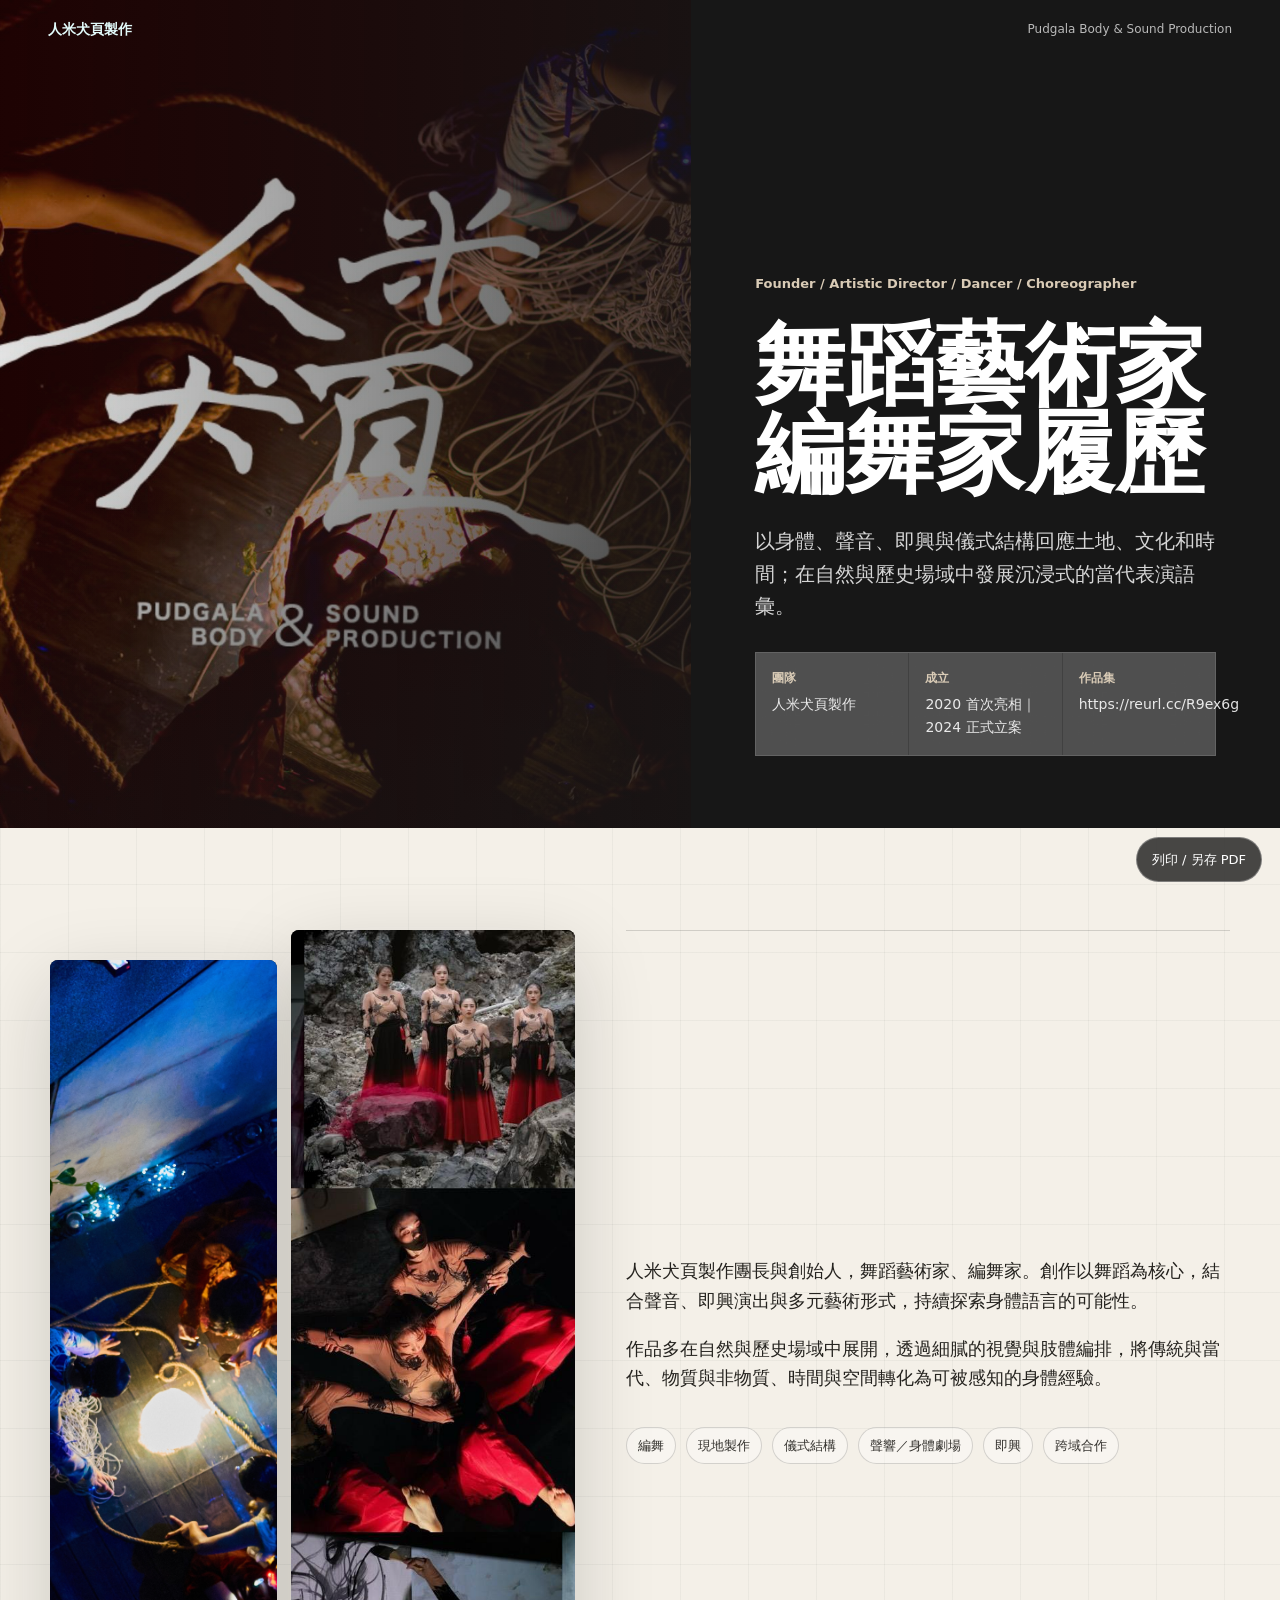
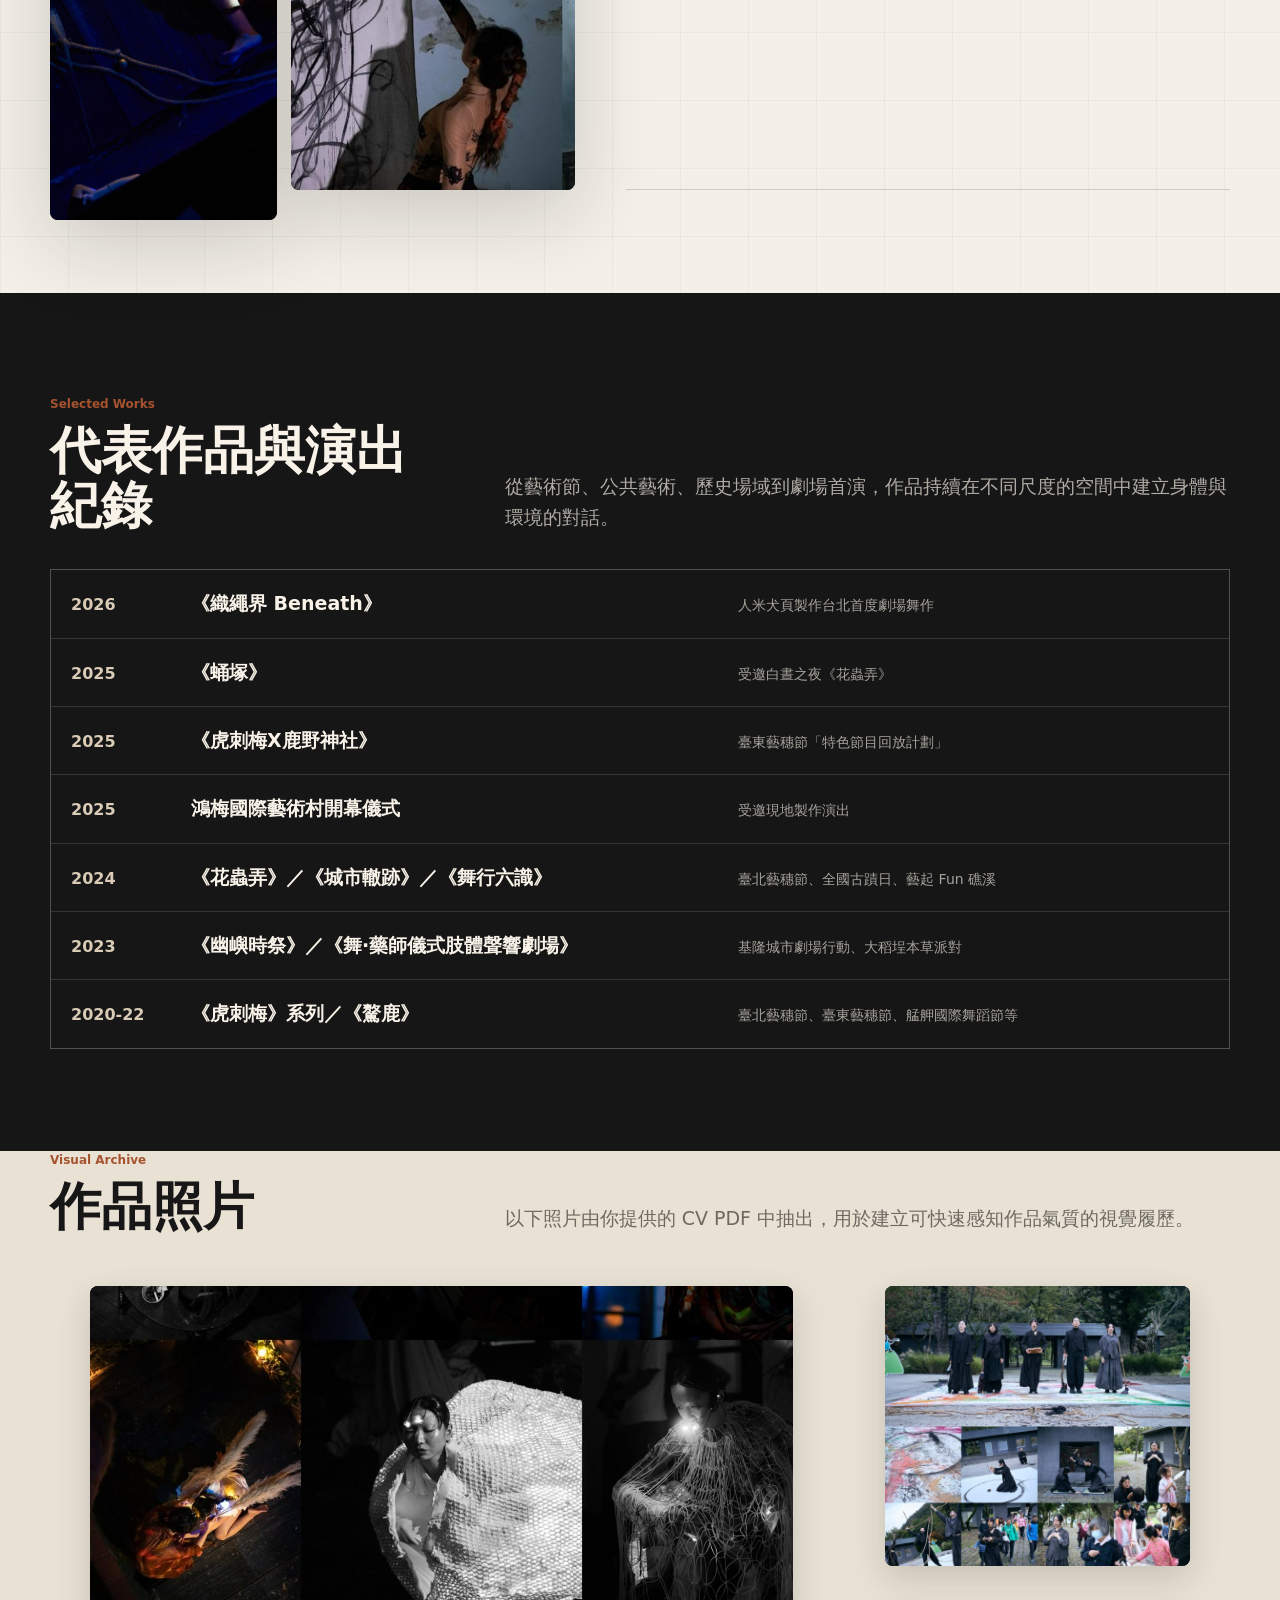
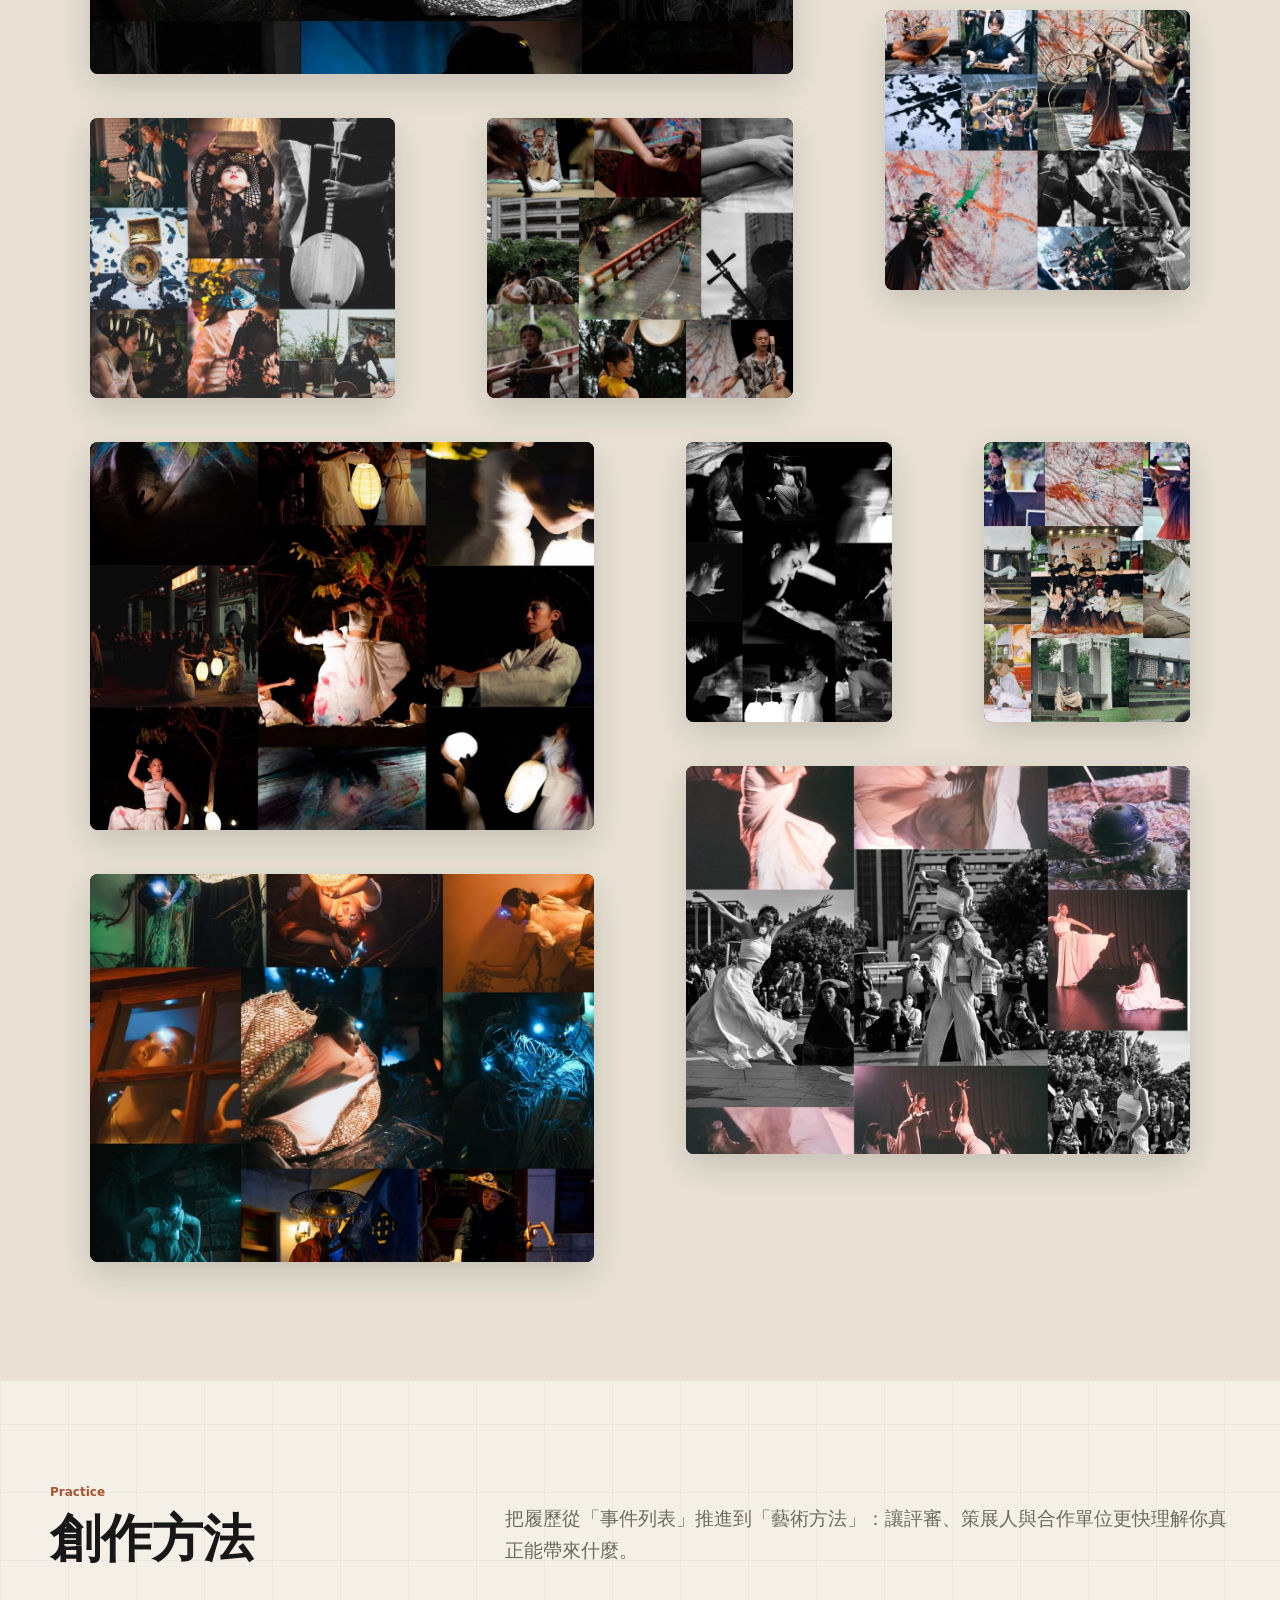
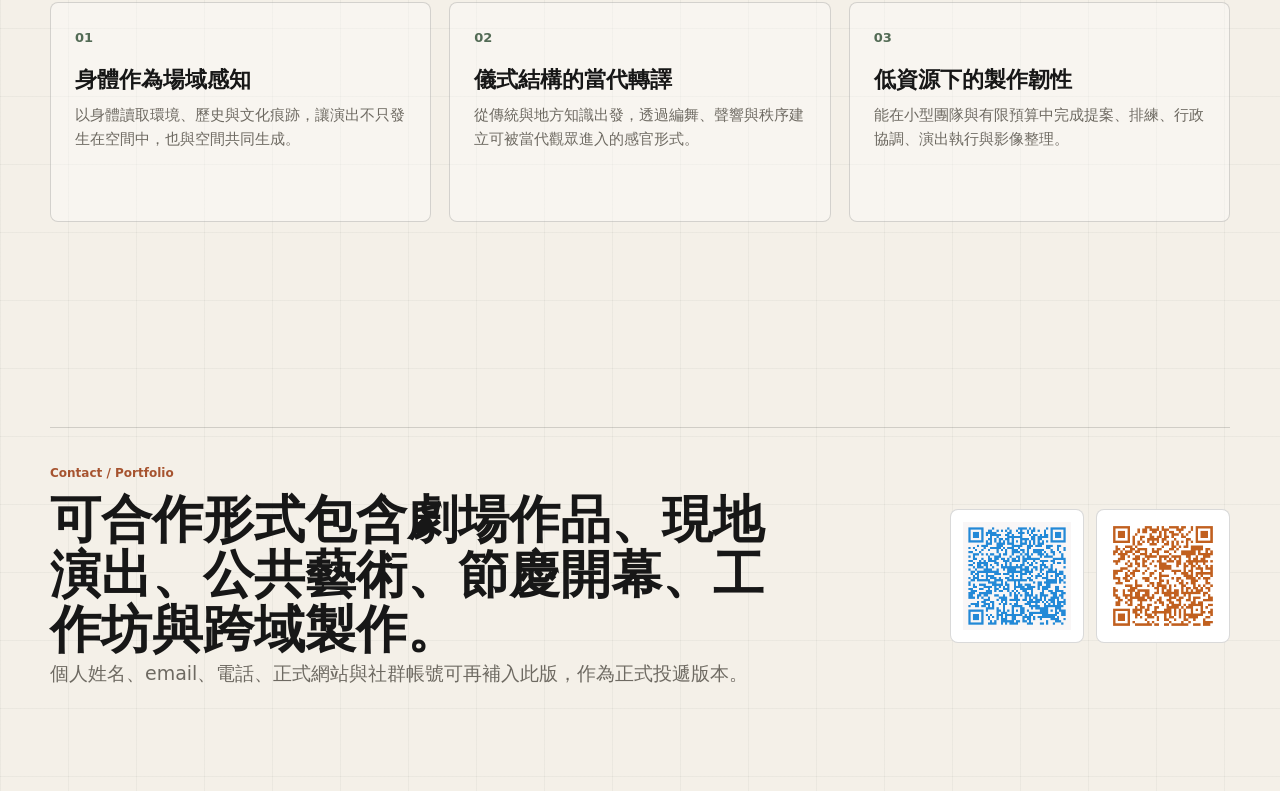
<file: 人米犬頁_藝術家履歷_frontend.html>
<!doctype html>
<html lang="zh-Hant">
<head>
  <meta charset="utf-8">
  <meta name="viewport" content="width=device-width, initial-scale=1">
  <title>人米犬頁製作｜舞蹈藝術家履歷</title>
  <style>
    :root {
      --ink: #171717;
      --paper: #f4f0e8;
      --paper-2: #e8e1d4;
      --moss: #536b55;
      --copper: #a6532f;
      --blue: #254763;
      --muted: #6e6a62;
      --line: rgba(23, 23, 23, 0.16);
      --shadow: 0 24px 80px rgba(23, 23, 23, 0.18);
      --radius: 8px;
    }

    * { box-sizing: border-box; }

    body {
      margin: 0;
      background: var(--paper);
      color: var(--ink);
      font-family: "PingFang TC", "Noto Sans TC", "Microsoft JhengHei", system-ui, sans-serif;
      line-height: 1.65;
    }

    img {
      display: block;
      width: 100%;
      height: 100%;
      object-fit: cover;
    }

    a { color: inherit; text-decoration: none; }

    .page {
      min-height: 100vh;
      overflow: hidden;
      background:
        linear-gradient(90deg, rgba(23, 23, 23, 0.04) 1px, transparent 1px) 0 0 / 68px 68px,
        linear-gradient(180deg, rgba(23, 23, 23, 0.04) 1px, transparent 1px) 0 0 / 68px 68px,
        var(--paper);
    }

    .nav {
      position: fixed;
      inset: 0 0 auto 0;
      z-index: 20;
      display: flex;
      align-items: center;
      justify-content: space-between;
      gap: 24px;
      padding: 18px clamp(18px, 4vw, 48px);
      color: #fff;
      mix-blend-mode: difference;
      pointer-events: none;
    }

    .nav strong {
      font-size: 14px;
      font-weight: 700;
    }

    .nav span {
      font-size: 12px;
      color: rgba(255, 255, 255, 0.78);
    }

    .hero {
      min-height: 92vh;
      display: grid;
      grid-template-columns: minmax(0, 1.08fr) minmax(340px, 0.92fr);
      background: var(--ink);
      color: #fff;
    }

    .hero-media {
      position: relative;
      min-height: 520px;
      isolation: isolate;
    }

    .hero-media::after {
      content: "";
      position: absolute;
      inset: 0;
      background:
        linear-gradient(90deg, rgba(23, 23, 23, 0.12), rgba(23, 23, 23, 0.78)),
        linear-gradient(0deg, rgba(23, 23, 23, 0.42), transparent 42%);
      z-index: 1;
    }

    .hero-copy {
      display: flex;
      flex-direction: column;
      justify-content: flex-end;
      gap: 28px;
      min-height: 620px;
      padding: 96px clamp(28px, 5vw, 72px) 72px clamp(28px, 5vw, 72px);
      position: relative;
    }

    .kicker {
      color: #d9cbb6;
      font-size: 13px;
      font-weight: 700;
    }

    h1 {
      margin: 0;
      font-size: clamp(48px, 7vw, 96px);
      line-height: 0.98;
      font-weight: 800;
      max-width: 820px;
    }

    .hero-copy p {
      margin: 0;
      max-width: 680px;
      color: rgba(255, 255, 255, 0.82);
      font-size: clamp(16px, 1.55vw, 20px);
    }

    .hero-meta {
      display: grid;
      grid-template-columns: repeat(3, minmax(0, 1fr));
      gap: 1px;
      background: rgba(255, 255, 255, 0.18);
      border: 1px solid rgba(255, 255, 255, 0.18);
      max-width: 720px;
    }

    .hero-meta div {
      padding: 16px;
      background: rgba(255, 255, 255, 0.08);
      backdrop-filter: blur(18px);
    }

    .hero-meta b {
      display: block;
      font-size: 12px;
      color: #d9cbb6;
      margin-bottom: 4px;
    }

    .hero-meta span {
      display: block;
      font-size: 14px;
      color: rgba(255, 255, 255, 0.88);
    }

    .section {
      padding: clamp(56px, 8vw, 104px) clamp(18px, 4vw, 48px);
    }

    .wrap {
      width: min(1180px, 100%);
      margin: 0 auto;
    }

    .section-head {
      display: grid;
      grid-template-columns: 0.7fr 1.3fr;
      gap: clamp(28px, 5vw, 72px);
      align-items: end;
      margin-bottom: 36px;
    }

    .eyebrow {
      margin: 0 0 8px;
      color: var(--copper);
      font-size: 12px;
      font-weight: 800;
    }

    h2 {
      margin: 0;
      font-size: clamp(30px, 4vw, 56px);
      line-height: 1.08;
    }

    .lead {
      margin: 0;
      color: var(--muted);
      font-size: clamp(16px, 1.6vw, 19px);
    }

    .profile {
      display: grid;
      grid-template-columns: 1fr 1.15fr;
      gap: clamp(24px, 4vw, 56px);
      align-items: stretch;
    }

    .portrait-stack {
      display: grid;
      grid-template-columns: 0.8fr 1fr;
      gap: 14px;
      min-height: 540px;
    }

    .portrait-stack figure {
      margin: 0;
      overflow: hidden;
      border-radius: var(--radius);
      box-shadow: var(--shadow);
      background: var(--ink);
    }

    .portrait-stack figure:first-child { transform: translateY(30px); }

    .copy-block {
      display: flex;
      flex-direction: column;
      justify-content: center;
      border-top: 1px solid var(--line);
      border-bottom: 1px solid var(--line);
      padding: 34px 0;
    }

    .copy-block p {
      margin: 0 0 18px;
      font-size: 18px;
      color: #25231f;
    }

    .chips {
      display: flex;
      flex-wrap: wrap;
      gap: 10px;
      margin-top: 16px;
    }

    .chip {
      border: 1px solid var(--line);
      border-radius: 999px;
      padding: 7px 11px;
      background: rgba(255, 255, 255, 0.34);
      font-size: 13px;
      color: #34322e;
    }

    .works {
      background: #161616;
      color: #f8f2e8;
    }

    .works .lead { color: rgba(248, 242, 232, 0.68); }

    .timeline {
      display: grid;
      gap: 1px;
      background: rgba(248, 242, 232, 0.14);
      border: 1px solid rgba(248, 242, 232, 0.14);
    }

    .work-row {
      display: grid;
      grid-template-columns: 96px 1fr minmax(230px, 0.9fr);
      gap: 24px;
      align-items: baseline;
      padding: 18px 20px;
      background: #161616;
    }

    .year {
      color: #d9cbb6;
      font-weight: 800;
    }

    .work-title {
      font-size: 19px;
      font-weight: 800;
    }

    .work-note {
      color: rgba(248, 242, 232, 0.64);
      font-size: 14px;
    }

    .gallery {
      padding-top: 0;
      background: var(--paper-2);
    }

    .photo-grid {
      display: grid;
      grid-template-columns: repeat(12, 1fr);
      grid-auto-rows: 96px;
      gap: 12px;
    }

    .photo {
      position: relative;
      overflow: hidden;
      border-radius: var(--radius);
      background: #111;
      box-shadow: 0 12px 34px rgba(23, 23, 23, 0.16);
    }

    .photo::after {
      content: attr(data-caption);
      position: absolute;
      inset: auto 0 0 0;
      padding: 24px 14px 12px;
      color: #fff;
      font-size: 12px;
      font-weight: 700;
      background: linear-gradient(0deg, rgba(0, 0, 0, 0.68), transparent);
      opacity: 0;
      transition: opacity 180ms ease;
    }

    .photo:hover::after { opacity: 1; }

    .span-6 { grid-column: span 6; grid-row: span 4; }
    .span-4 { grid-column: span 4; grid-row: span 3; }
    .span-3 { grid-column: span 3; grid-row: span 3; }
    .span-8 { grid-column: span 8; grid-row: span 4; }

    .practice {
      display: grid;
      grid-template-columns: repeat(3, 1fr);
      gap: 18px;
    }

    .practice-item {
      min-height: 220px;
      padding: 24px;
      border: 1px solid var(--line);
      border-radius: var(--radius);
      background: rgba(255, 255, 255, 0.36);
    }

    .practice-item b {
      display: block;
      margin-bottom: 18px;
      color: var(--moss);
      font-size: 13px;
    }

    .practice-item h3 {
      margin: 0 0 10px;
      font-size: 22px;
      line-height: 1.18;
    }

    .practice-item p {
      margin: 0;
      color: var(--muted);
      font-size: 15px;
    }

    .closing {
      display: grid;
      grid-template-columns: 1fr 280px;
      gap: 28px;
      align-items: center;
      border-top: 1px solid var(--line);
      padding-top: 36px;
    }

    .closing h2 { max-width: 760px; }

    .qr {
      display: grid;
      grid-template-columns: 1fr 1fr;
      gap: 12px;
    }

    .qr figure {
      margin: 0;
      border-radius: var(--radius);
      overflow: hidden;
      background: #fff;
      padding: 12px;
      border: 1px solid var(--line);
    }

    .print-button {
      position: fixed;
      right: 18px;
      bottom: 18px;
      z-index: 30;
      border: 1px solid rgba(255, 255, 255, 0.3);
      border-radius: 999px;
      padding: 11px 15px;
      background: rgba(23, 23, 23, 0.78);
      color: #fff;
      font: inherit;
      font-size: 13px;
      cursor: pointer;
      backdrop-filter: blur(16px);
    }

    @media (max-width: 860px) {
      .nav { position: absolute; }
      .hero,
      .profile,
      .section-head,
      .closing {
        grid-template-columns: 1fr;
      }

      .hero-media { min-height: 46vh; }
      .hero-copy {
        min-height: auto;
        padding-top: 40px;
      }

      .hero-meta { grid-template-columns: 1fr; }
      .portrait-stack {
        min-height: 360px;
        grid-template-columns: 1fr 1fr;
      }

      .work-row {
        grid-template-columns: 68px 1fr;
      }

      .work-note { grid-column: 2; }
      .practice { grid-template-columns: 1fr; }
      .photo-grid { grid-auto-rows: 72px; gap: 8px; }
      .span-8, .span-6, .span-4, .span-3 { grid-column: span 12; grid-row: span 4; }
      .qr { max-width: 280px; }
    }

    @media print {
      body { background: #fff; color: #000; }
      .page { background: #fff; }
      .nav, .print-button { display: none; }
      .hero { min-height: auto; grid-template-columns: 1fr; color: #000; background: #fff; }
      .hero-media { height: 4.8in; min-height: 0; }
      .hero-media::after { display: none; }
      .hero-copy { min-height: auto; padding: 0.35in 0 0; }
      .hero-copy p, .hero-meta span, .works .lead { color: #000; }
      .hero-meta { border-color: #bbb; background: #fff; }
      .hero-meta div { background: #fff; }
      .section { padding: 0.45in 0; break-inside: avoid; }
      .wrap { width: 7in; }
      .works { background: #fff; color: #000; }
      .timeline { border-color: #bbb; background: #bbb; }
      .work-row { background: #fff; }
      .work-note, .lead, .copy-block p, .practice-item p { color: #333; }
      .photo-grid { grid-auto-rows: 0.72in; }
      .practice-item { background: #fff; }
    }
  </style>
</head>
<body>
  <main class="page">
    <button class="print-button" onclick="window.print()">列印 / 另存 PDF</button>

    <header class="nav" aria-label="頁首">
      <strong>人米犬頁製作</strong>
      <span>Pudgala Body &amp; Sound Production</span>
    </header>

    <section class="hero">
      <div class="hero-media">
        <img src="artist_cv_assets/pdf2_p01_01.png" alt="人米犬頁製作主視覺">
      </div>
      <div class="hero-copy">
        <div class="kicker">Founder / Artistic Director / Dancer / Choreographer</div>
        <h1>舞蹈藝術家<br>編舞家履歷</h1>
        <p>以身體、聲音、即興與儀式結構回應土地、文化和時間；在自然與歷史場域中發展沉浸式的當代表演語彙。</p>
        <div class="hero-meta">
          <div><b>團隊</b><span>人米犬頁製作</span></div>
          <div><b>成立</b><span>2020 首次亮相｜2024 正式立案</span></div>
          <div><b>作品集</b><span>https://reurl.cc/R9ex6g</span></div>
        </div>
      </div>
    </section>

    <section class="section">
      <div class="wrap profile">
        <div class="portrait-stack">
          <figure><img src="artist_cv_assets/pdf1_p01_01.jpg" alt="舞蹈演出現場照片"></figure>
          <figure><img src="artist_cv_assets/pdf2_p12_01.png" alt="人米犬頁製作演出拼貼"></figure>
        </div>
        <div class="copy-block">
          <p>人米犬頁製作團長與創始人，舞蹈藝術家、編舞家。創作以舞蹈為核心，結合聲音、即興演出與多元藝術形式，持續探索身體語言的可能性。</p>
          <p>作品多在自然與歷史場域中展開，透過細膩的視覺與肢體編排，將傳統與當代、物質與非物質、時間與空間轉化為可被感知的身體經驗。</p>
          <div class="chips">
            <span class="chip">編舞</span>
            <span class="chip">現地製作</span>
            <span class="chip">儀式結構</span>
            <span class="chip">聲響／身體劇場</span>
            <span class="chip">即興</span>
            <span class="chip">跨域合作</span>
          </div>
        </div>
      </div>
    </section>

    <section class="section works">
      <div class="wrap">
        <div class="section-head">
          <div>
            <p class="eyebrow">Selected Works</p>
            <h2>代表作品與演出紀錄</h2>
          </div>
          <p class="lead">從藝術節、公共藝術、歷史場域到劇場首演，作品持續在不同尺度的空間中建立身體與環境的對話。</p>
        </div>
        <div class="timeline">
          <div class="work-row"><div class="year">2026</div><div class="work-title">《織繩界 Beneath》</div><div class="work-note">人米犬頁製作台北首度劇場舞作</div></div>
          <div class="work-row"><div class="year">2025</div><div class="work-title">《蛹塚》</div><div class="work-note">受邀白晝之夜《花蟲弄》</div></div>
          <div class="work-row"><div class="year">2025</div><div class="work-title">《虎刺梅X鹿野神社》</div><div class="work-note">臺東藝穗節「特色節目回放計劃」</div></div>
          <div class="work-row"><div class="year">2025</div><div class="work-title">鴻梅國際藝術村開幕儀式</div><div class="work-note">受邀現地製作演出</div></div>
          <div class="work-row"><div class="year">2024</div><div class="work-title">《花蟲弄》／《城市轍跡》／《舞行六識》</div><div class="work-note">臺北藝穗節、全國古蹟日、藝起 Fun 礁溪</div></div>
          <div class="work-row"><div class="year">2023</div><div class="work-title">《幽嶼時祭》／《舞·藥師儀式肢體聲響劇場》</div><div class="work-note">基隆城市劇場行動、大稻埕本草派對</div></div>
          <div class="work-row"><div class="year">2020-22</div><div class="work-title">《虎刺梅》系列／《驁鹿》</div><div class="work-note">臺北藝穗節、臺東藝穗節、艋舺國際舞蹈節等</div></div>
        </div>
      </div>
    </section>

    <section class="section gallery">
      <div class="wrap">
        <div class="section-head">
          <div>
            <p class="eyebrow">Visual Archive</p>
            <h2>作品照片</h2>
          </div>
          <p class="lead">以下照片由你提供的 CV PDF 中抽出，用於建立可快速感知作品氣質的視覺履歷。</p>
        </div>
        <div class="photo-grid">
          <figure class="photo span-8" data-caption="花蟲弄／劇照拼貼"><img src="artist_cv_assets/pdf2_p02_01.png" alt="花蟲弄劇照拼貼"></figure>
          <figure class="photo span-4" data-caption="城市轍跡／公共藝術場域"><img src="artist_cv_assets/pdf2_p04_01.png" alt="城市轍跡演出照片"></figure>
          <figure class="photo span-4" data-caption="舞行六識／礁溪"><img src="artist_cv_assets/pdf2_p05_01.png" alt="舞行六識演出照片"></figure>
          <figure class="photo span-4" data-caption="聲音與身體"><img src="artist_cv_assets/pdf2_p06_01.png" alt="聲音與身體劇場照片"></figure>
          <figure class="photo span-4" data-caption="場域與儀式"><img src="artist_cv_assets/pdf2_p07_01.png" alt="場域與儀式演出照片"></figure>
          <figure class="photo span-6" data-caption="夜間現地製作"><img src="artist_cv_assets/pdf2_p08_01.png" alt="夜間現地演出照片"></figure>
          <figure class="photo span-3" data-caption="黑白身體研究"><img src="artist_cv_assets/pdf2_p09_01.png" alt="黑白舞蹈照片"></figure>
          <figure class="photo span-3" data-caption="虎刺梅系列"><img src="artist_cv_assets/pdf2_p10_01.png" alt="虎刺梅系列照片"></figure>
          <figure class="photo span-6" data-caption="劇場作品片段"><img src="artist_cv_assets/pdf2_p11_01.png" alt="劇場作品拼貼"></figure>
          <figure class="photo span-6" data-caption="近年作品影像"><img src="artist_cv_assets/pdf2_p03_01.png" alt="近年作品照片"></figure>
        </div>
      </div>
    </section>

    <section class="section">
      <div class="wrap">
        <div class="section-head">
          <div>
            <p class="eyebrow">Practice</p>
            <h2>創作方法</h2>
          </div>
          <p class="lead">把履歷從「事件列表」推進到「藝術方法」：讓評審、策展人與合作單位更快理解你真正能帶來什麼。</p>
        </div>
        <div class="practice">
          <article class="practice-item">
            <b>01</b>
            <h3>身體作為場域感知</h3>
            <p>以身體讀取環境、歷史與文化痕跡，讓演出不只發生在空間中，也與空間共同生成。</p>
          </article>
          <article class="practice-item">
            <b>02</b>
            <h3>儀式結構的當代轉譯</h3>
            <p>從傳統與地方知識出發，透過編舞、聲響與秩序建立可被當代觀眾進入的感官形式。</p>
          </article>
          <article class="practice-item">
            <b>03</b>
            <h3>低資源下的製作韌性</h3>
            <p>能在小型團隊與有限預算中完成提案、排練、行政協調、演出執行與影像整理。</p>
          </article>
        </div>
      </div>
    </section>

    <section class="section">
      <div class="wrap closing">
        <div>
          <p class="eyebrow">Contact / Portfolio</p>
          <h2>可合作形式包含劇場作品、現地演出、公共藝術、節慶開幕、工作坊與跨域製作。</h2>
          <p class="lead">個人姓名、email、電話、正式網站與社群帳號可再補入此版，作為正式投遞版本。</p>
        </div>
        <div class="qr">
          <figure><img src="artist_cv_assets/pdf2_p01_02.png" alt="作品集 QR code"></figure>
          <figure><img src="artist_cv_assets/pdf2_p01_03.png" alt="社群 QR code"></figure>
        </div>
      </div>
    </section>
  </main>
</body>
</html>
</file>
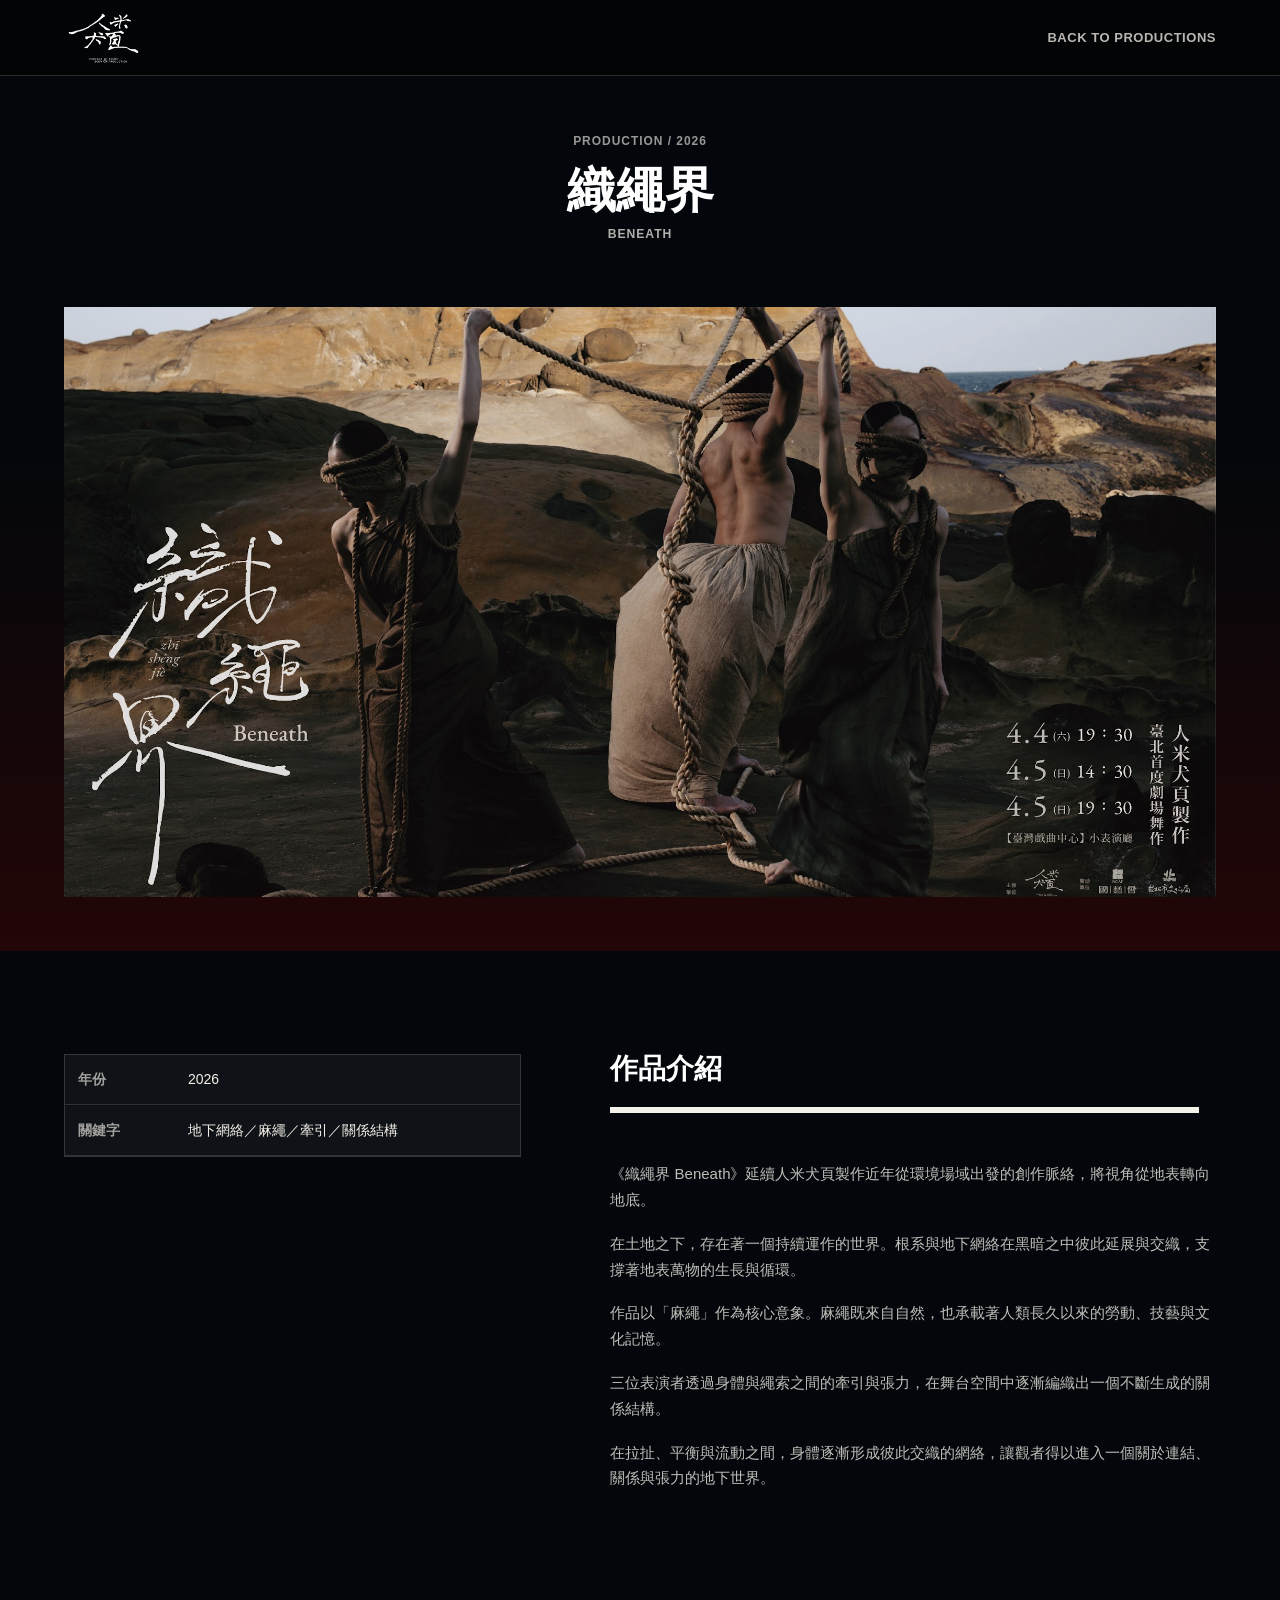
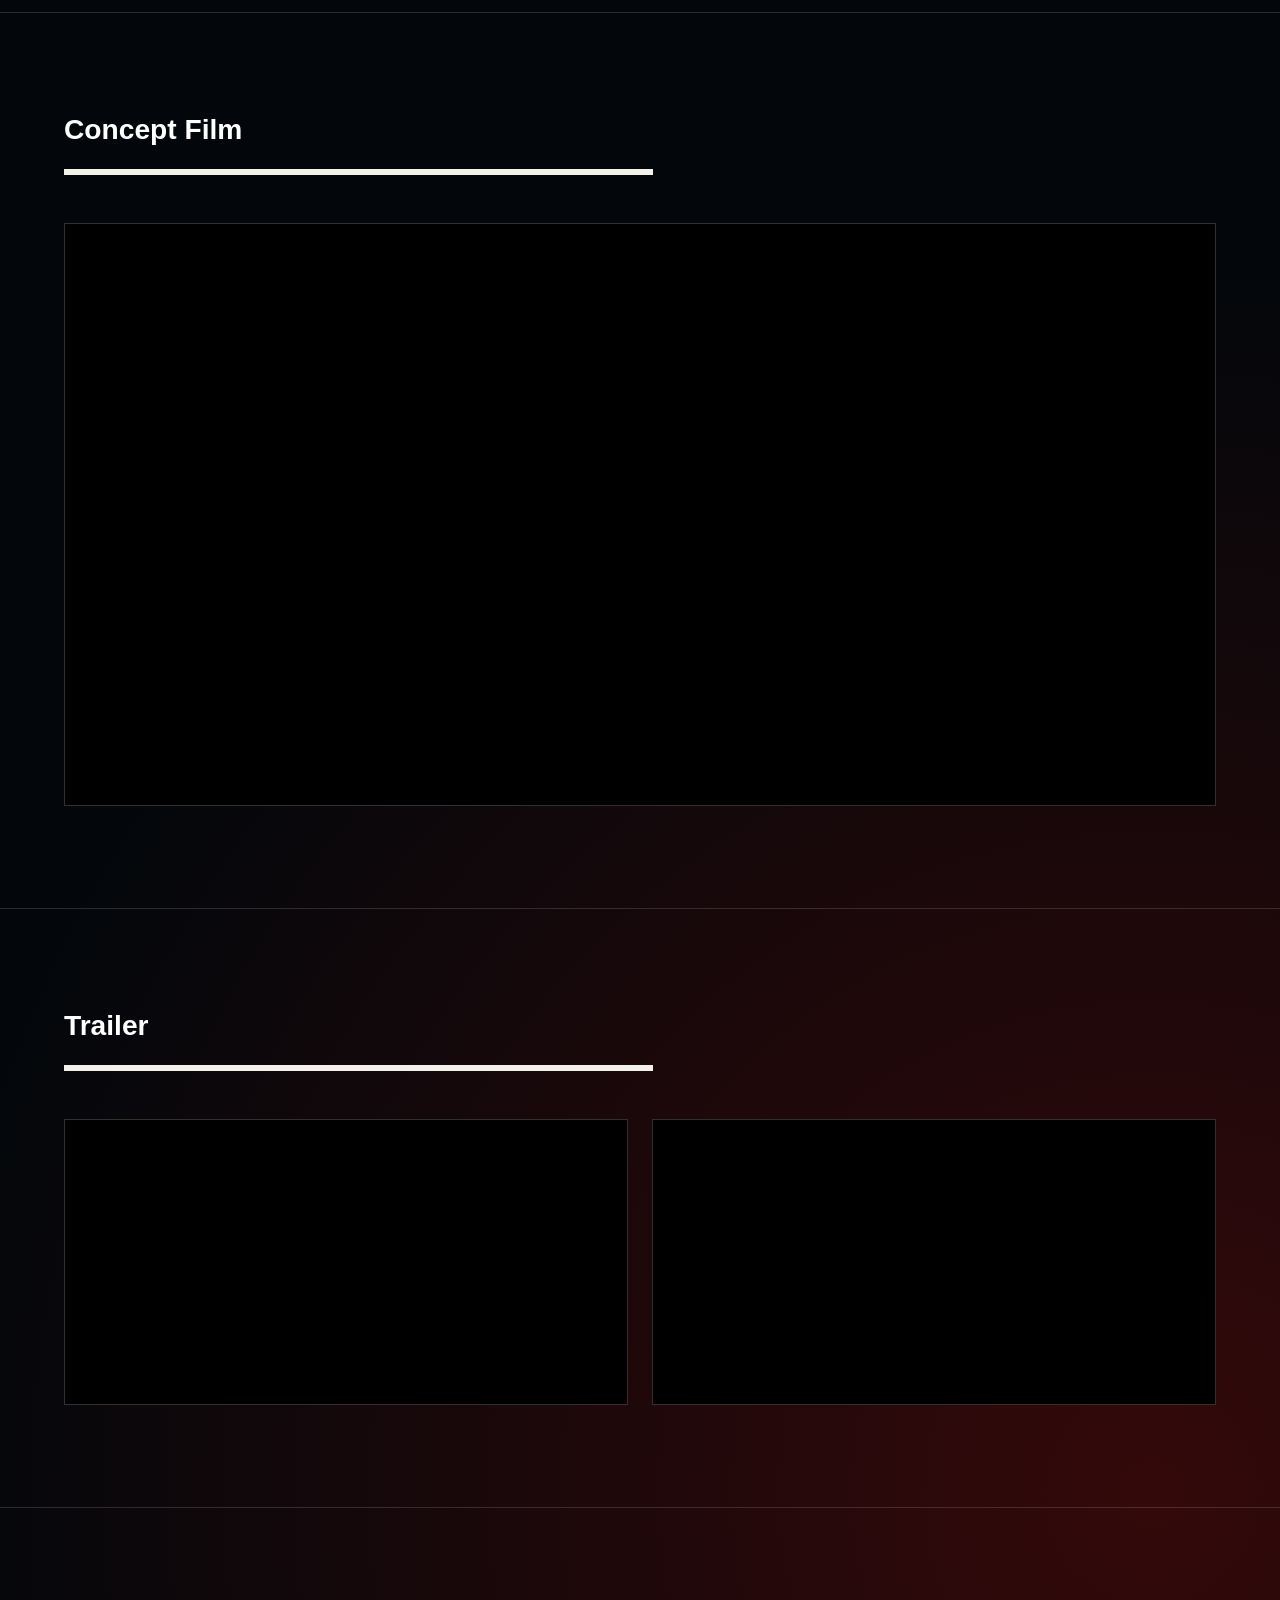
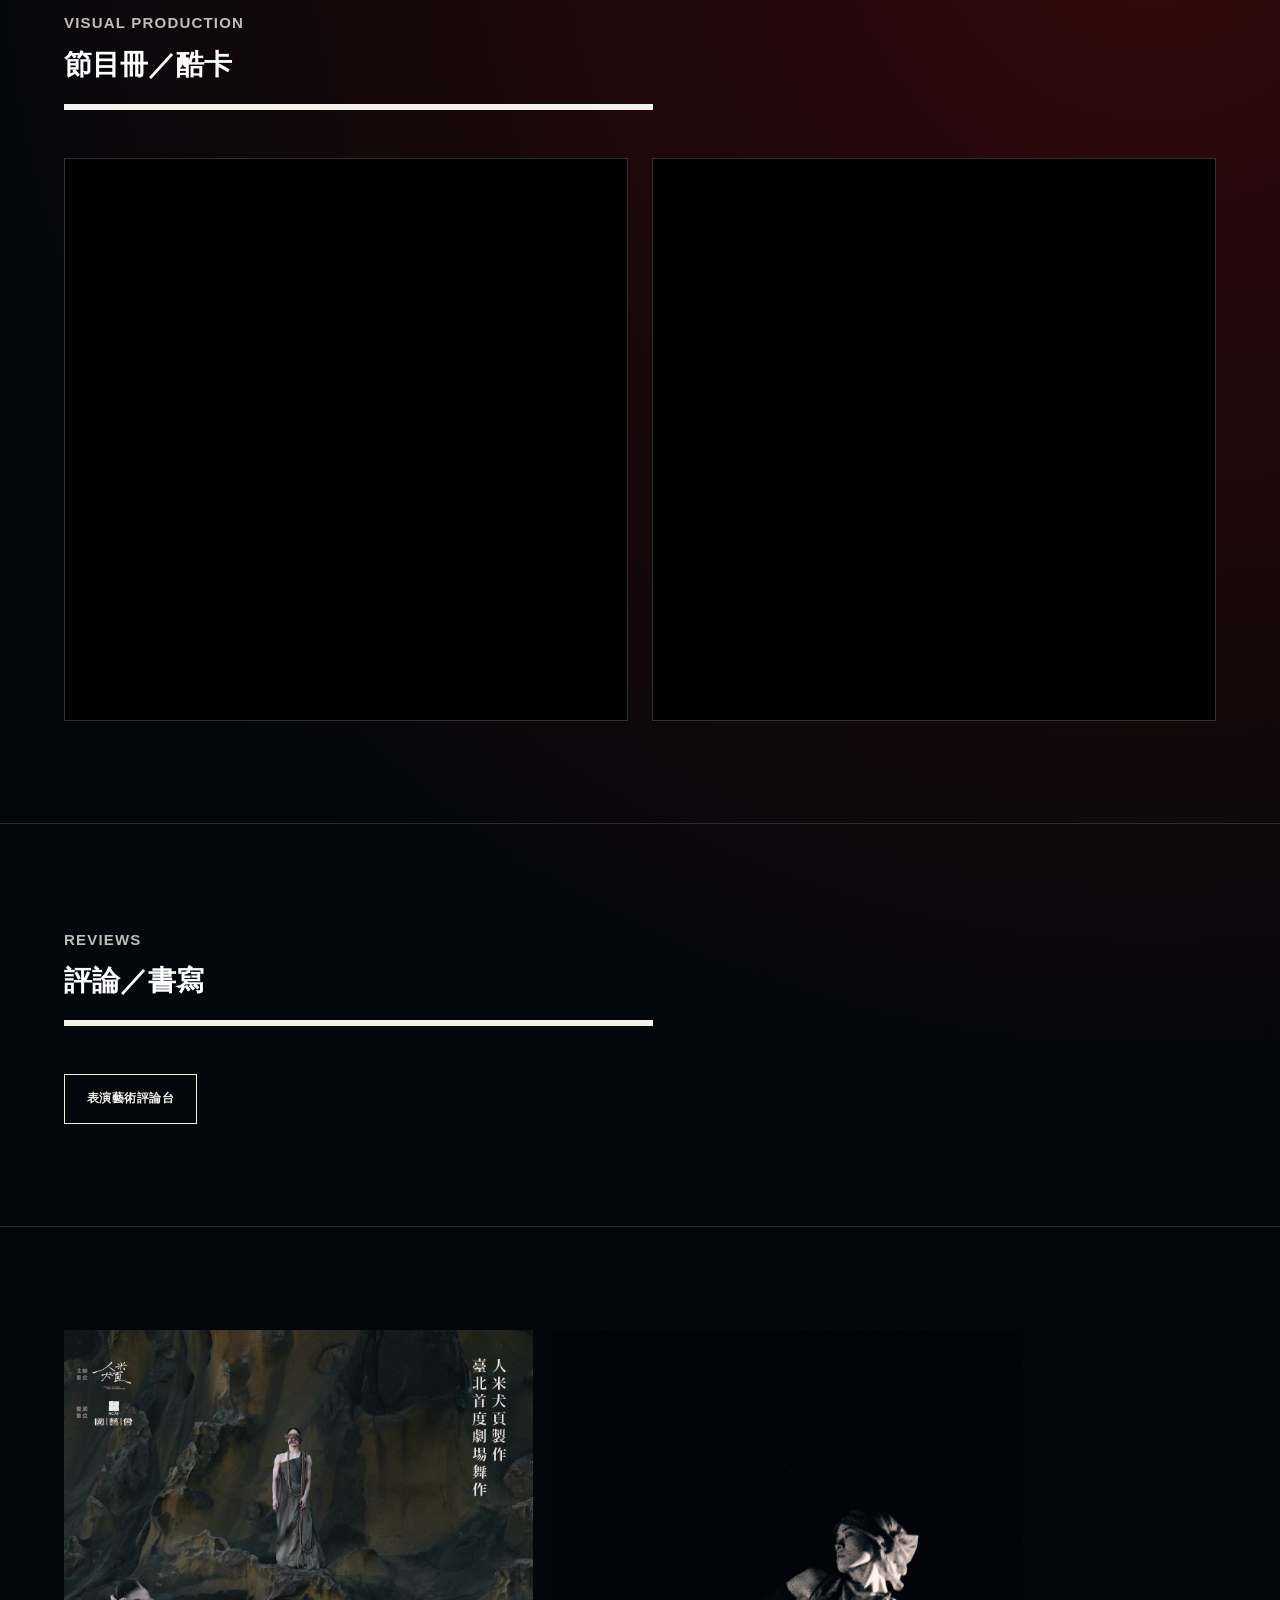
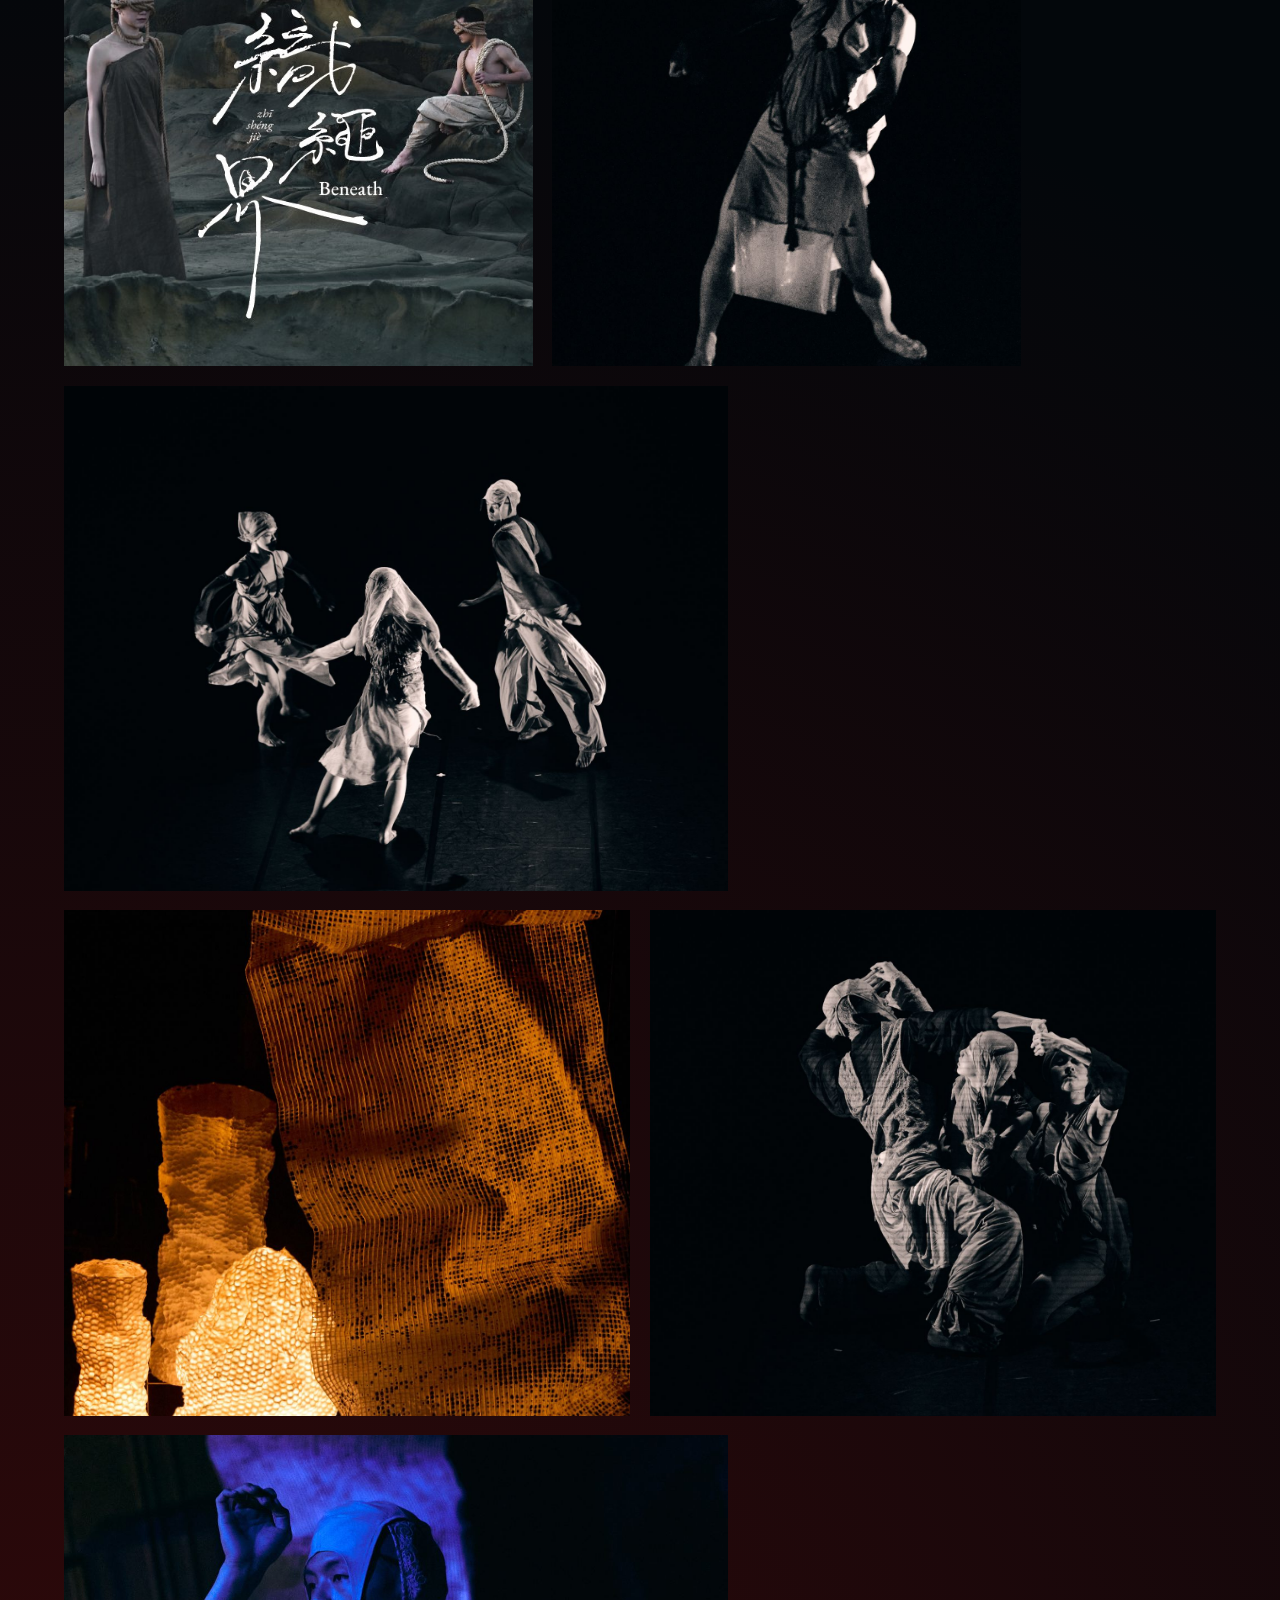
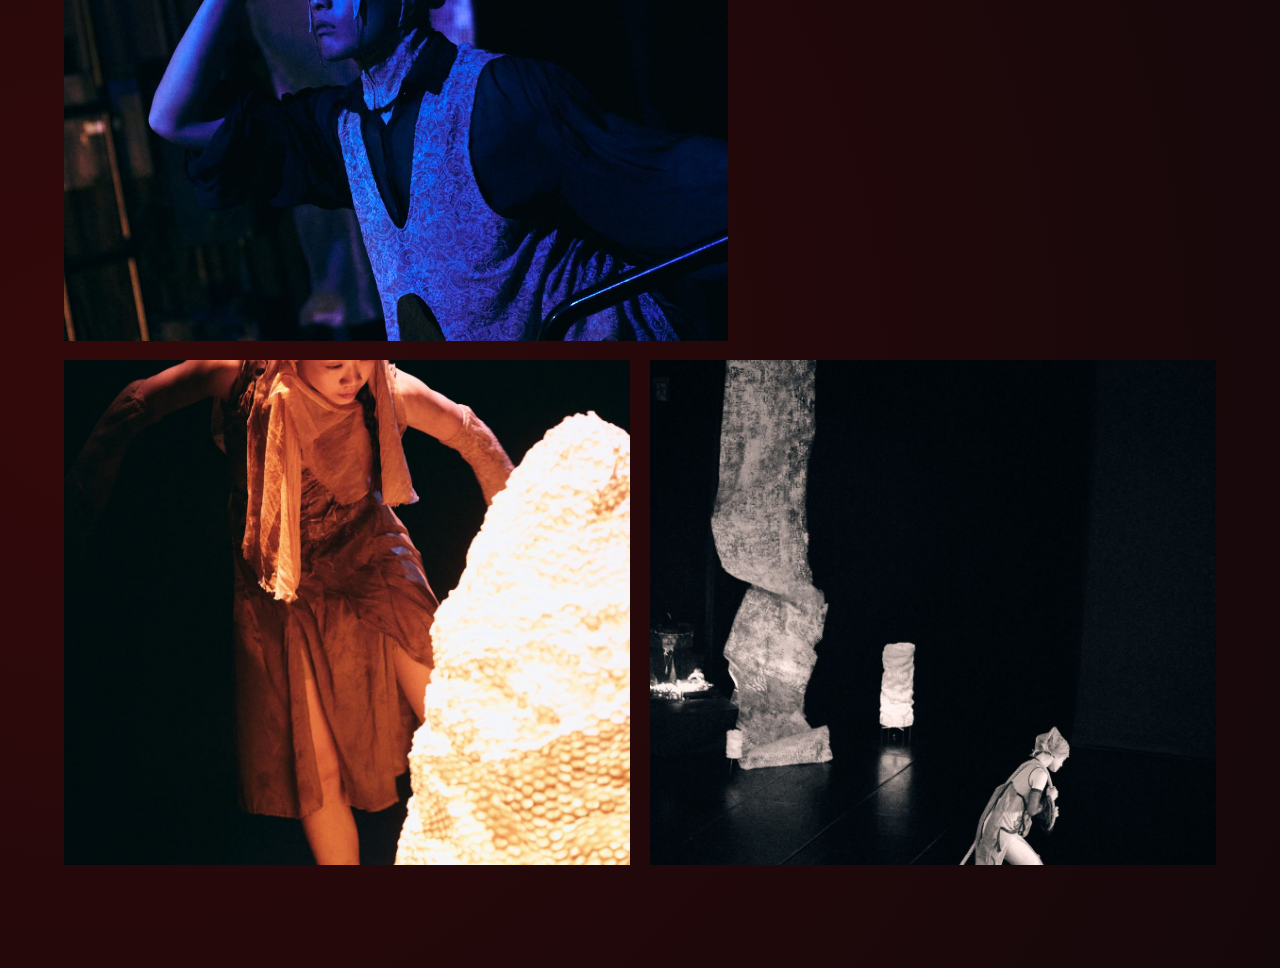
<file: works/beneath.html>
<!doctype html>
<html lang="zh-Hant">
<head>
  <meta charset="utf-8">
  <meta name="viewport" content="width=device-width, initial-scale=1">
  <link rel="shortcut icon" href="../favicon.ico?v=8">
  <link rel="icon" type="image/png" href="../favicon.png?v=8">
  <link rel="apple-touch-icon" href="../apple-touch-icon.png?v=8">
  <link rel="stylesheet" href="../work-style.css?v=3">
  <title>織繩界 Beneath｜人米犬頁製作</title>
  <style>
    :root {
      --bg: #050505;
      --fg: #f3efe7;
      --muted: rgba(243,239,231,.64);
      --line: rgba(243,239,231,.16);
      --max: 1180px;
    }
    * { box-sizing: border-box; }
    body {
      margin: 0;
      background: var(--bg);
      color: var(--fg);
      font-family: "PingFang TC", "Noto Sans TC", "Microsoft JhengHei", Arial, sans-serif;
      line-height: 1.65;
    }
    a { color: inherit; text-decoration: none; }
    img { display: block; width: 100%; height: 100%; object-fit: cover; }
    .nav {
      position: fixed;
      inset: 0 0 auto 0;
      z-index: 10;
      display: flex;
      justify-content: space-between;
      align-items: center;
      min-height: 58px;
      padding: 0 clamp(18px,4vw,44px);
      border-bottom: 1px solid var(--line);
      background: rgba(5,5,5,.72);
      backdrop-filter: blur(18px);
      font-size: 13px;
      font-weight: 700;
    }
    .nav-logo { display:block; width:104px; height:44px; object-fit:contain; object-position:left center; }
    .hero {
      min-height: 100svh;
      position: relative;
      display: grid;
      align-items: end;
      overflow: hidden;
    }
    .hero img {
      position: absolute;
      inset: 0;
      opacity: .86;
      filter: grayscale(.12) contrast(1.04);
    }
    .hero::after {
      content: "";
      position: absolute;
      inset: 0;
      background: linear-gradient(180deg, rgba(5,5,5,.16), rgba(5,5,5,.08) 35%, rgba(5,5,5,.92));
    }
    .hero-inner {
      position: relative;
      z-index: 1;
      width: min(var(--max),100%);
      margin: 0 auto;
      padding: 96px clamp(18px,4vw,44px) 56px;
    }
    .kicker {
      margin: 0 0 14px;
      color: var(--muted);
      font-size: 13px;
      letter-spacing: .08em;
      text-transform: uppercase;
    }
    h1 {
      margin: 0;
      font-size: clamp(28px,4vw,48px);
      line-height: .92;
      font-weight: 680;
    }
    .intro {
      display: grid;
      grid-template-columns: .8fr 1.2fr;
      gap: clamp(28px,6vw,86px);
      width: min(var(--max),100%);
      margin: 0 auto;
      padding: clamp(44px,7vw,88px) clamp(18px,4vw,44px);
      border-bottom: 1px solid var(--line);
    }
    .meta {
      display: grid;
      gap: 1px;
      align-self: start;
      border: 1px solid var(--line);
    }
    .meta div {
      display: grid;
      grid-template-columns: 96px 1fr;
      gap: 14px;
      padding: 13px;
      border-bottom: 1px solid var(--line);
      background: rgba(255,255,255,.035);
      font-size: 14px;
    }
    .meta div:last-child { border-bottom: 0; }
    .meta b { color: var(--muted); }
    .copy p {
      margin: 0 0 18px;
      color: var(--muted);
      font-size: clamp(15px,1.35vw,17px);
    }
    .title-en { display:block; margin-top:10px; color:rgba(244,241,234,.68); font-size:clamp(13px,1.25vw,18px); line-height:1.35; font-weight:700; letter-spacing:.08em; text-transform:uppercase; }
    h2 {
      margin: 0 0 28px;
      font-size: clamp(21px,2.4vw,30px);
      line-height: 1;
      font-weight: 620;
    }
    .media {
      width: min(1440px,100%);
      margin: 0 auto;
      padding: clamp(42px,7vw,88px) clamp(18px,4vw,44px);
      border-bottom: 1px solid var(--line);
    }
    .video-box {
      aspect-ratio: 16 / 9;
      display: grid;
      place-items: center;
      border: 1px solid var(--line);
      background: rgba(255,255,255,.04);
      color: var(--muted);
      text-align: center;
    }
    .video {
      aspect-ratio: 16 / 8.6;
      width: 100%;
      border: 1px solid var(--line);
      background: #000;
      overflow: hidden;
    }
    .video iframe { width: 100%; height: 100%; border: 0; display: block; }
    .asset-grid { display: grid; grid-template-columns: repeat(2,1fr); gap: 12px; }
    .asset-card { min-height: 360px; border: 1px solid var(--line); background: #000; }
    .asset-card iframe { width: 100%; height: 100%; min-height: 360px; border: 0; display: block; }
    .button-row {
      display: flex;
      flex-wrap: wrap;
      gap: 10px;
      margin-top: 28px;
    }
    .button {
      display: inline-flex;
      border: 1px solid currentColor;
      border-radius: 999px;
      padding: 8px 12px;
      color: var(--fg);
      font-size: 12px;
      font-weight: 800;
      letter-spacing: .04em;
      text-transform: uppercase;
    }
    .gallery {
      display: grid;
      grid-template-columns: repeat(12,1fr);
      grid-auto-rows: 92px;
      gap: 10px;
      width: min(var(--max),100%);
      margin: 0 auto;
      padding: clamp(42px,7vw,88px) clamp(18px,4vw,44px);
    }
    figure { margin: 0; overflow: hidden; background: #111; }
    .wide { grid-column: span 7; grid-row: span 4; }
    .tall { grid-column: span 5; grid-row: span 5; }
    .half { grid-column: span 6; grid-row: span 4; }
    @media (max-width: 900px) {
      .intro { grid-template-columns: 1fr; }
      .asset-grid { grid-template-columns: 1fr; }
      .wide,.tall,.half { grid-column: span 12; grid-row: span 4; }
    }
  </style>
</head>
<body>
  <nav class="nav">
    <a href="../index.html" aria-label="人米犬頁製作首頁"><img class="nav-logo" src="../artist_cv_assets/logos/pudgala-logo.png" alt="人米犬頁製作"></a>
    <a href="../productions.html">Back to productions</a>
  </nav>

  <section class="hero">
    <img src="../artist_cv_assets/key_visuals/beneath_file_01.jpg" alt="織繩界 Beneath主視覺">
    <div class="hero-inner">
      <p class="kicker">Production / 2026</p>
      <h1>織繩界<span class="title-en">Beneath</span></h1>
    </div>
  </section>

  <section class="intro">
    <div class="meta">
      <div><b>年份</b><span>2026</span></div>
      <div><b>關鍵字</b><span>地下網絡／麻繩／牽引／關係結構</span></div>
    </div>
    <div class="copy">
      <h2>作品介紹</h2>
      <p>《織繩界 Beneath》延續人米犬頁製作近年從環境場域出發的創作脈絡，將視角從地表轉向地底。</p>
      <p>在土地之下，存在著一個持續運作的世界。根系與地下網絡在黑暗之中彼此延展與交織，支撐著地表萬物的生長與循環。</p>
      <p>作品以「麻繩」作為核心意象。麻繩既來自自然，也承載著人類長久以來的勞動、技藝與文化記憶。</p>
      <p>三位表演者透過身體與繩索之間的牽引與張力，在舞台空間中逐漸編織出一個不斷生成的關係結構。</p>
      <p>在拉扯、平衡與流動之間，身體逐漸形成彼此交織的網絡，讓觀者得以進入一個關於連結、關係與張力的地下世界。</p>
    </div>
  </section>

  <section class="media">
    <h2>Concept Film</h2>
    <div class="video"><iframe src="https://drive.google.com/file/d/1vzVR84s7viGWC8t9Xh7Sr0Ibfv0giri9/preview" title="Beneath Concept Film" allow="autoplay; fullscreen" sandbox="allow-scripts allow-same-origin allow-presentation" allowfullscreen></iframe></div>
  </section>

  <section class="media">
    <h2>Trailer</h2>
    <div class="asset-grid">
      <div class="video"><iframe src="https://drive.google.com/file/d/10XtrtoKS2seLSnncKluFB4nI47yb_JuF/preview" title="Beneath Trailer A" allow="autoplay; fullscreen" sandbox="allow-scripts allow-same-origin allow-presentation" allowfullscreen></iframe></div>
      <div class="video"><iframe src="https://drive.google.com/file/d/1wmvgvA9Bxt9Jy1JhRzmn4ccezVCWvOaC/preview" title="Beneath Trailer B" allow="autoplay; fullscreen" sandbox="allow-scripts allow-same-origin allow-presentation" allowfullscreen></iframe></div>
    </div>
  </section>

  <section class="media">
    <p class="kicker">Visual Production</p>
    <h2>節目冊／酷卡</h2>
    <div class="asset-grid">
      <div class="asset-card"><iframe src="https://drive.google.com/file/d/1kpqRklej5bXVf1VSKi9OgYkax9spVq_f/preview" title="織繩界 Beneath 節目冊" sandbox="allow-scripts allow-same-origin allow-presentation"></iframe></div>
      <div class="asset-card"><iframe src="https://drive.google.com/file/d/11ko2QF6pI65vVh9murFHaMoL-pbDKMq6/preview" title="織繩界 Beneath 酷卡" sandbox="allow-scripts allow-same-origin allow-presentation"></iframe></div>
    </div>
  </section>

  <section class="media">
    <p class="kicker">Reviews</p>
    <h2>評論／書寫</h2>
    <div class="button-row">
      <a class="button" href="https://pareviews.ncafroc.org.tw/comments/688efc23-4c6f-47e6-8abd-663375d8a8bb" target="_blank" rel="noreferrer">表演藝術評論台</a>
    </div>
  </section>

  <section class="gallery">
    <figure class="tall"><img src="../artist_cv_assets/key_visuals/beneath_folder_a_01.jpg" alt="織繩界 Beneath 海報"></figure>
    <figure class="tall"><img src="../artist_cv_assets/drive_stage/stage_06.jpg" alt="織繩界 Beneath 劇照"></figure>
    <figure class="wide"><img src="../artist_cv_assets/drive_stage/stage_07.jpg" alt="織繩界 Beneath 劇照"></figure>
    <figure class="half"><img src="../artist_cv_assets/drive_stage/stage_08.jpg" alt="織繩界 Beneath 劇照"></figure>
    <figure class="half"><img src="../artist_cv_assets/drive_stage/stage_10.jpg" alt="織繩界 Beneath 劇照"></figure>
    <figure class="wide"><img src="../artist_cv_assets/drive_stage/stage_01.jpg" alt="織繩界 Beneath 劇照"></figure>
    <figure class="half"><img src="../artist_cv_assets/drive_stage/stage_03.jpg" alt="織繩界 Beneath 劇照"></figure>
    <figure class="half"><img src="../artist_cv_assets/drive_stage/stage_05.jpg" alt="織繩界 Beneath 劇照"></figure>
  </section>
</body>
</html>
</file>
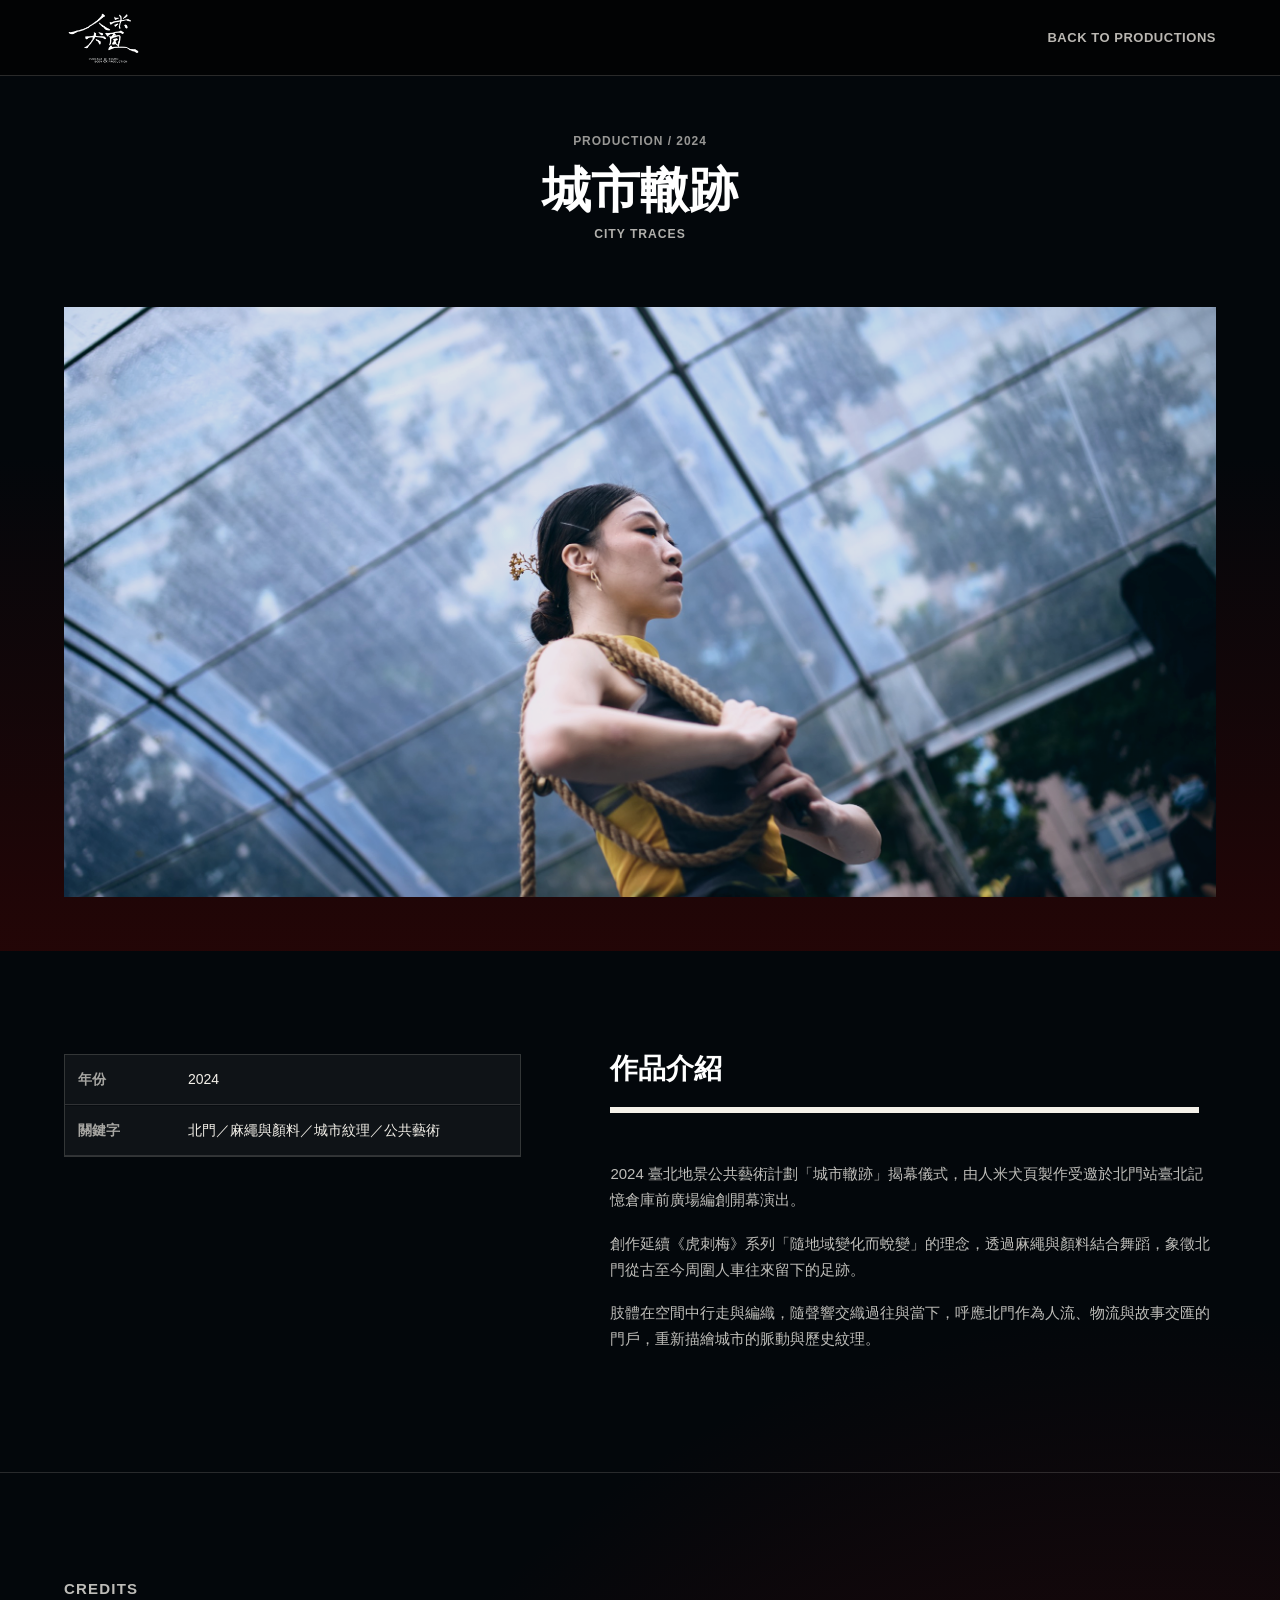
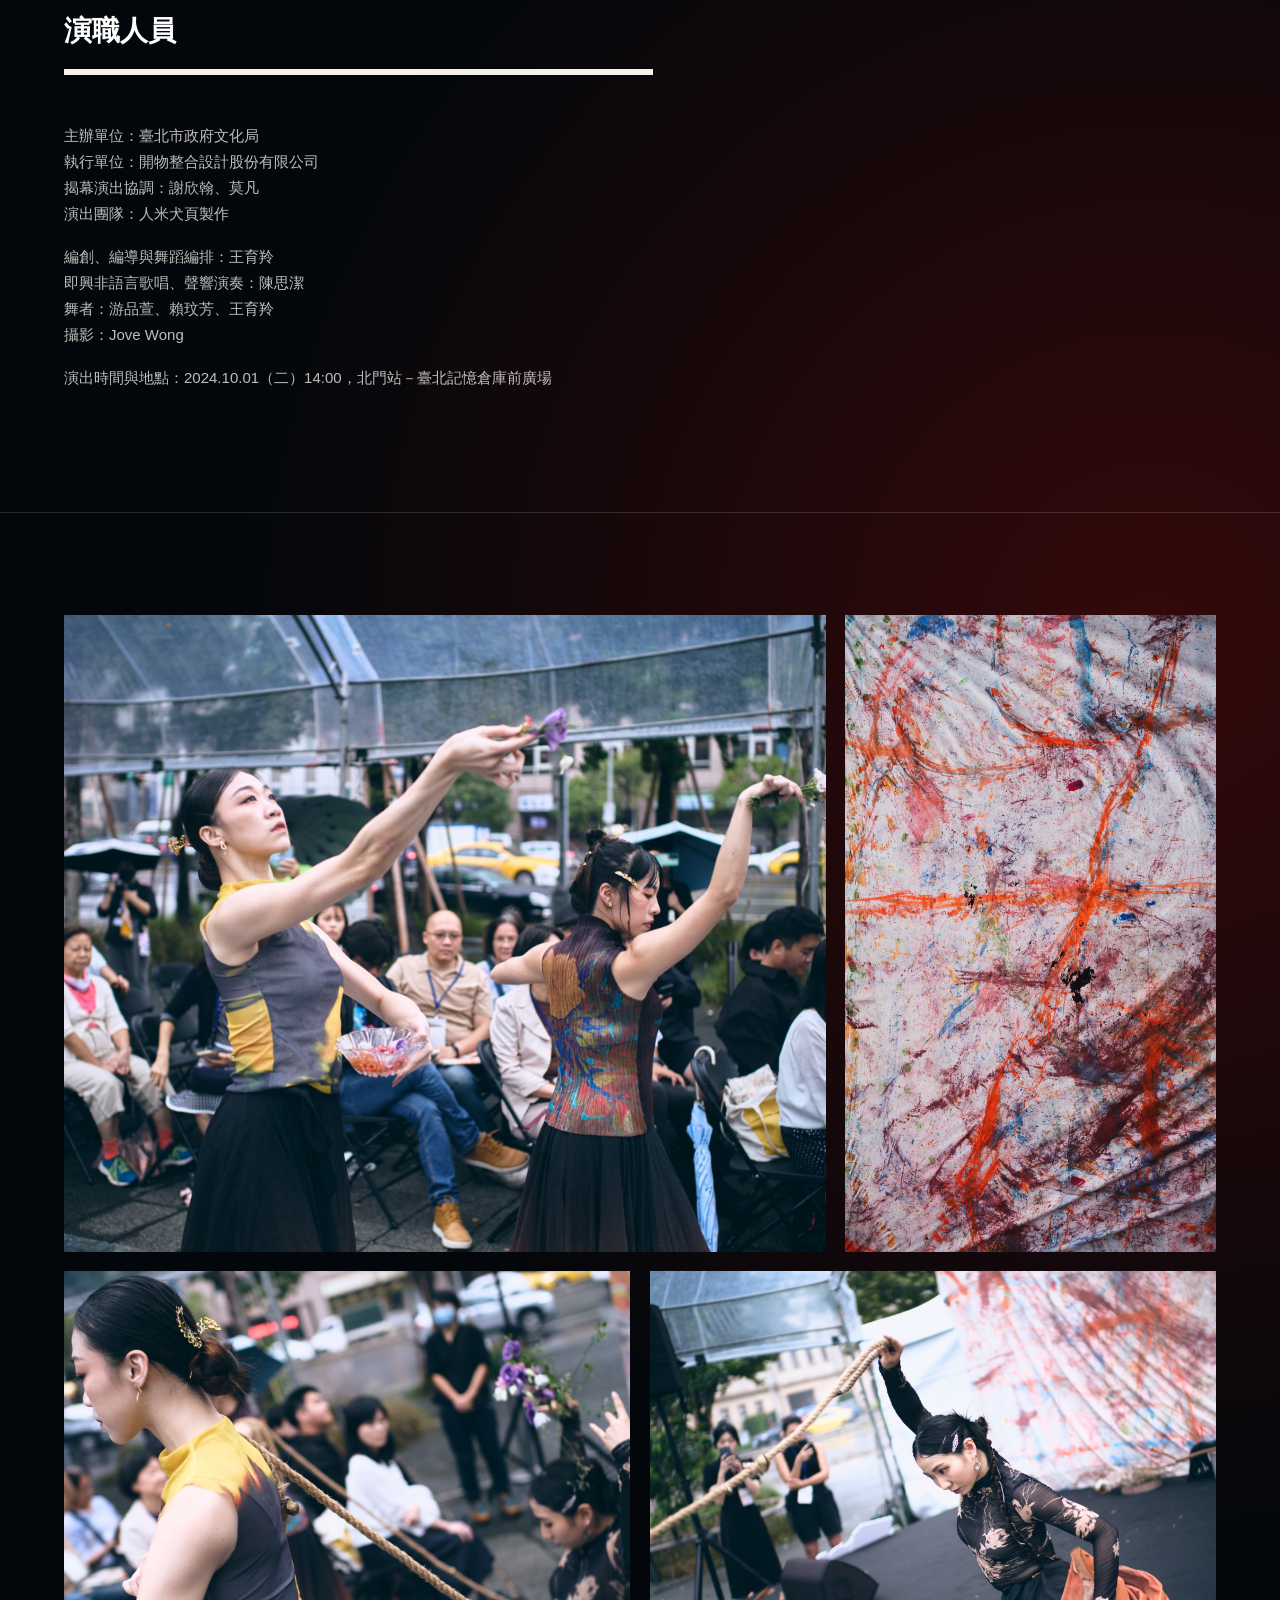
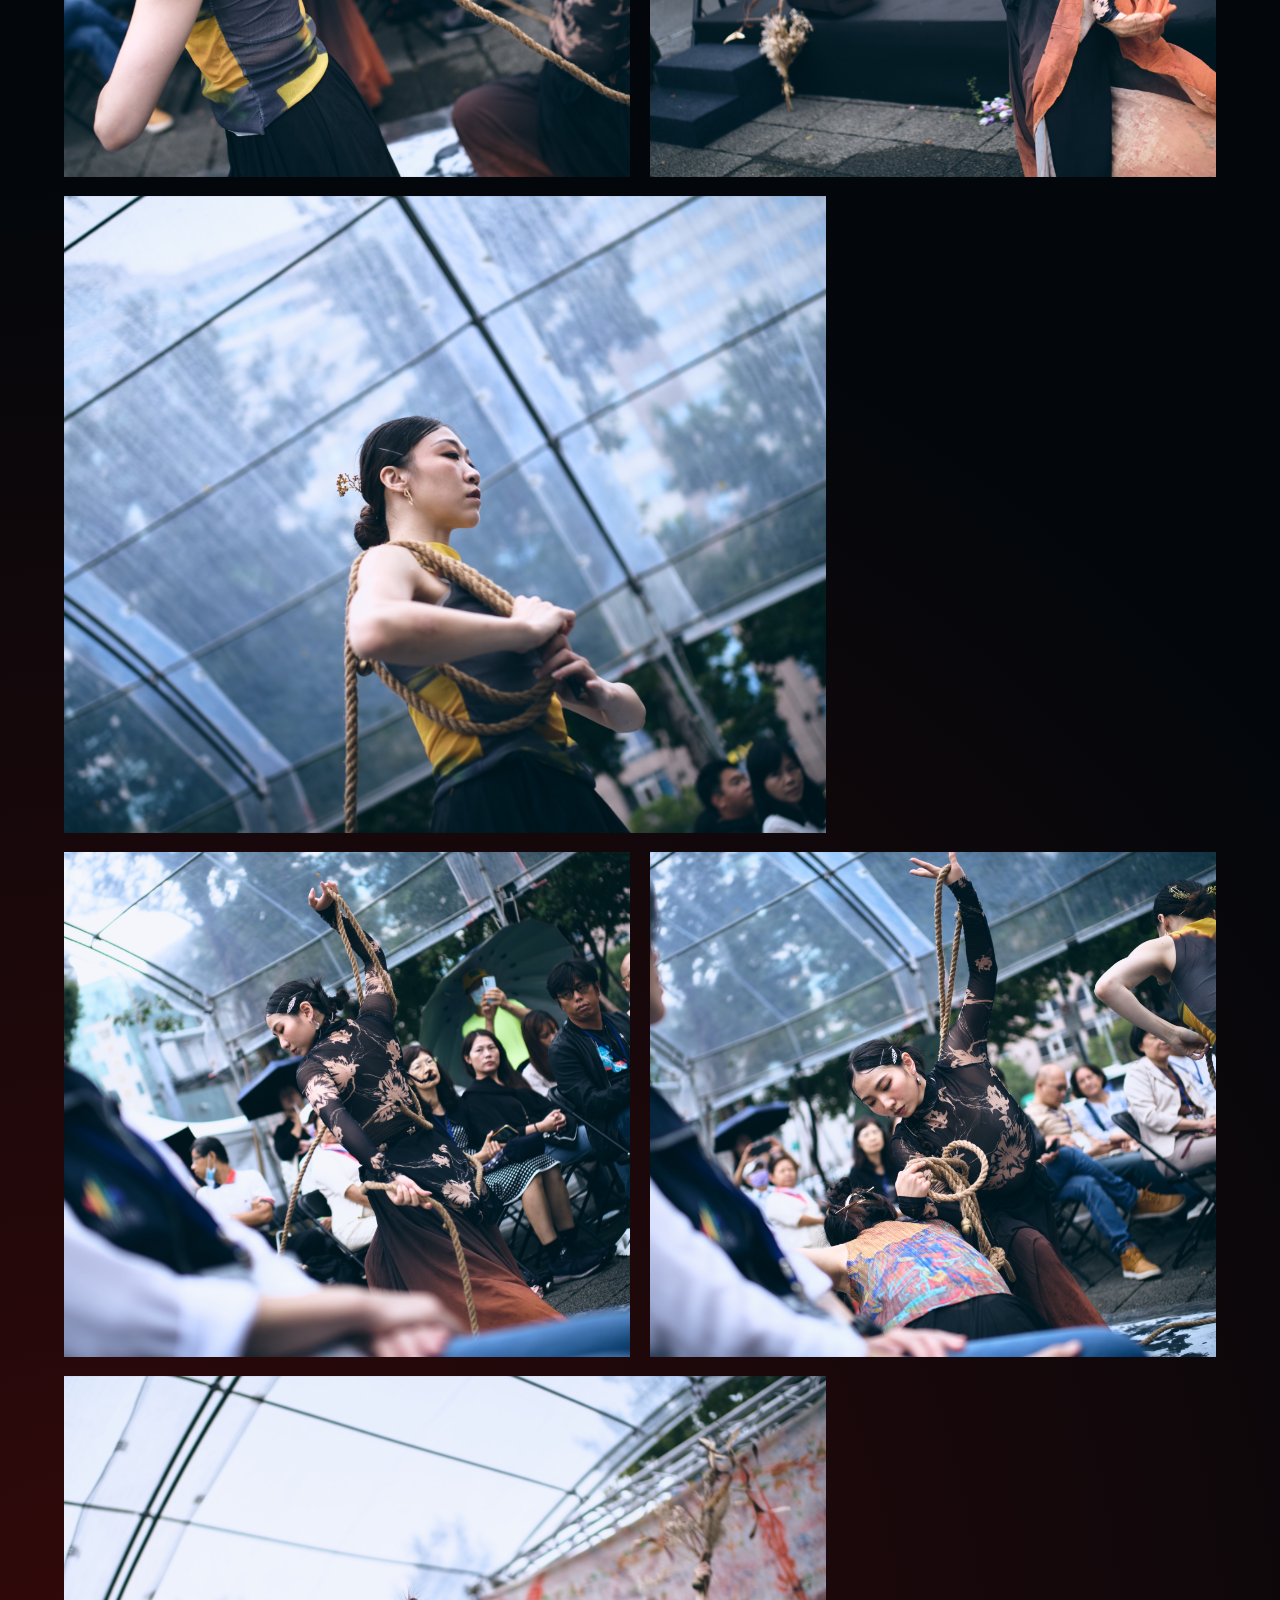
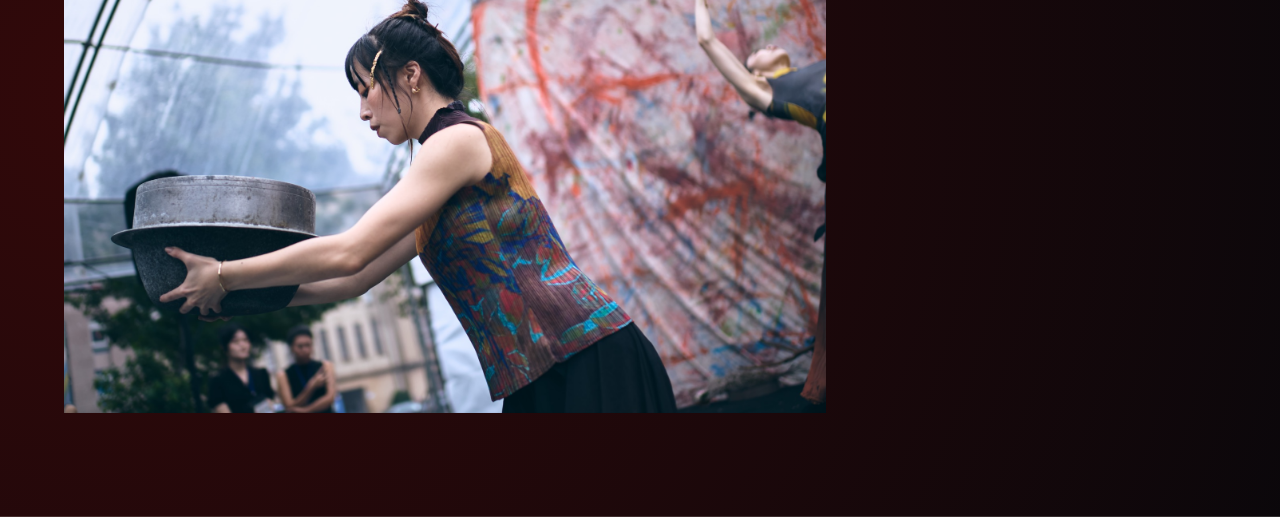
<file: works/city-traces.html>
<!doctype html>
<html lang="zh-Hant">
<head>
  <meta charset="utf-8">
  <meta name="viewport" content="width=device-width, initial-scale=1">
  <link rel="shortcut icon" href="../favicon.ico?v=8">
  <link rel="icon" type="image/png" href="../favicon.png?v=8">
  <link rel="apple-touch-icon" href="../apple-touch-icon.png?v=8">
  <link rel="stylesheet" href="../work-style.css?v=3">
  <title>城市轍跡 City Traces｜人米犬頁製作</title>
  <style>
    :root { --bg:#030303; --fg:#f4f1ea; --muted:rgba(244,241,234,.66); --line:rgba(244,241,234,.16); --panel:#0b0b0b; --max:1180px; }
    * { box-sizing:border-box; }
    body { margin:0; background:var(--bg); color:var(--fg); font-family:"PingFang TC","Noto Sans TC","Microsoft JhengHei",Arial,sans-serif; line-height:1.65; }
    a { color:inherit; text-decoration:none; }
    img { display:block; width:100%; height:100%; object-fit:cover; }
    .nav { position:fixed; inset:0 0 auto; z-index:10; min-height:58px; display:flex; justify-content:space-between; align-items:center; padding:0 clamp(18px,4vw,44px); border-bottom:1px solid var(--line); background:rgba(3,3,3,.75); backdrop-filter:blur(18px); font-size:13px; font-weight:800; }
    .nav-logo { display:block; width:104px; height:44px; object-fit:contain; object-position:left center; }
    .hero { min-height:100svh; position:relative; display:grid; align-items:end; overflow:hidden; background:#000; }
    .hero.no-image { background:radial-gradient(circle at 52% 36%,rgba(122,13,8,.46),transparent 34%),linear-gradient(135deg,#050505,#120303 55%,#050505); }
    .hero img { position:absolute; inset:0; opacity:.82; filter:grayscale(.08) contrast(1.06); transform:scale(1.04); }
    .hero:after { content:""; position:absolute; inset:0; background:linear-gradient(180deg,rgba(0,0,0,.08),rgba(0,0,0,.18) 40%,rgba(0,0,0,.94)),linear-gradient(90deg,rgba(0,0,0,.68),rgba(0,0,0,.06)); }
    .hero-inner { position:relative; z-index:1; width:min(var(--max),100%); margin:0 auto; padding:96px clamp(18px,4vw,44px) 56px; }
    .kicker,.label { margin:0 0 14px; color:var(--muted); font-size:13px; font-weight:800; letter-spacing:.08em; text-transform:uppercase; }
    h1 { margin:0; font-size:clamp(28px,4vw,48px); line-height:.92; font-weight:680; }
    .title-en { display:block; margin-top:10px; color:rgba(244,241,234,.68); font-size:clamp(13px,1.25vw,18px); line-height:1.35; font-weight:700; letter-spacing:.08em; text-transform:uppercase; }
    h2 { margin:0 0 24px; font-size:clamp(21px,2.4vw,30px); line-height:1; font-weight:620; }
    .intro,.media,.gallery { width:min(var(--max),100%); margin:0 auto; padding:clamp(44px,7vw,88px) clamp(18px,4vw,44px); border-bottom:1px solid var(--line); }
    .intro { display:grid; grid-template-columns:.82fr 1.18fr; gap:clamp(28px,6vw,86px); }
    .meta { display:grid; gap:1px; align-self:start; border:1px solid var(--line); }
    .meta div { display:grid; grid-template-columns:96px 1fr; gap:14px; padding:13px; background:rgba(255,255,255,.035); border-bottom:1px solid var(--line); font-size:14px; }
    .meta div:last-child { border-bottom:0; }
    .meta b,.copy p { color:var(--muted); }
    .copy p { margin:0 0 18px; font-size:clamp(15px,1.35vw,17px); }
    .button-row { display:flex; flex-wrap:wrap; gap:10px; margin-top:28px; }
    .button { display:inline-flex; border:1px solid currentColor; border-radius:999px; padding:8px 12px; color:var(--fg); font-size:12px; font-weight:800; letter-spacing:.04em; text-transform:uppercase; }
    .video { aspect-ratio:16/9; width:100%; border:1px solid var(--line); background:#000; }
    iframe { width:100%; height:100%; border:0; display:block; }
    .gallery { display:grid; grid-template-columns:repeat(12,1fr); grid-auto-rows:92px; gap:10px; }
    figure { margin:0; overflow:hidden; background:#111; }
    .wide { grid-column:span 8; grid-row:span 5; } .tall { grid-column:span 4; grid-row:span 5; } .half { grid-column:span 6; grid-row:span 4; }
    @media (max-width:900px){ .intro{grid-template-columns:1fr}.wide,.tall,.half{grid-column:span 12;grid-row:span 4} }
  </style>
</head>
<body>
  <nav class="nav"><a href="../index.html" aria-label="人米犬頁製作首頁"><img class="nav-logo" src="../artist_cv_assets/logos/pudgala-logo.png" alt="人米犬頁製作"></a><a href="../productions.html">Back to productions</a></nav>
  <section class="hero"><img src="../artist_cv_assets/production_media/city-traces/city-traces-05.jpg" alt="城市轍跡 City Traces 劇照"><div class="hero-inner"><p class="kicker">Production / 2024</p><h1>城市轍跡<span class="title-en">City Traces</span></h1></div></section>
  <section class="intro">
    <div class="meta">
      <div><b>年份</b><span>2024</span></div>
      <div><b>關鍵字</b><span>北門／麻繩與顏料／城市紋理／公共藝術</span></div>
    </div>
    <div class="copy">
      <h2>作品介紹</h2>
      <p>2024 臺北地景公共藝術計劃「城市轍跡」揭幕儀式，由人米犬頁製作受邀於北門站臺北記憶倉庫前廣場編創開幕演出。</p>
      <p>創作延續《虎刺梅》系列「隨地域變化而蛻變」的理念，透過麻繩與顏料結合舞蹈，象徵北門從古至今周圍人車往來留下的足跡。</p>
      <p>肢體在空間中行走與編織，隨聲響交織過往與當下，呼應北門作為人流、物流與故事交匯的門戶，重新描繪城市的脈動與歷史紋理。</p>
    </div>
  </section>
  <section class="media">
    <p class="label">Credits</p>
    <h2>演職人員</h2>
    <div class="copy">
      <p>主辦單位：臺北市政府文化局<br>執行單位：開物整合設計股份有限公司<br>揭幕演出協調：謝欣翰、莫凡<br>演出團隊：人米犬頁製作</p>
      <p>編創、編導與舞蹈編排：王育羚<br>即興非語言歌唱、聲響演奏：陳思潔<br>舞者：游品萱、賴玟芳、王育羚<br>攝影：Jove Wong</p>
      <p>演出時間與地點：2024.10.01（二）14:00，北門站－臺北記憶倉庫前廣場</p>
    </div>
  </section>
  <section class="gallery" aria-label="城市轍跡劇照">
    <figure class="wide"><img src="../artist_cv_assets/production_media/city-traces/city-traces-02.jpg" alt="城市轍跡 City Traces 劇照"></figure>
    <figure class="tall"><img src="../artist_cv_assets/production_media/city-traces/city-traces-01.jpg" alt="城市轍跡 City Traces 顏料與麻繩痕跡"></figure>
    <figure class="half"><img src="../artist_cv_assets/production_media/city-traces/city-traces-03.jpg" alt="城市轍跡 City Traces 劇照"></figure>
    <figure class="half"><img src="../artist_cv_assets/production_media/city-traces/city-traces-04.jpg" alt="城市轍跡 City Traces 劇照"></figure>
    <figure class="wide"><img src="../artist_cv_assets/production_media/city-traces/city-traces-05.jpg" alt="城市轍跡 City Traces 劇照"></figure>
    <figure class="half"><img src="../artist_cv_assets/production_media/city-traces/city-traces-06.jpg" alt="城市轍跡 City Traces 劇照"></figure>
    <figure class="half"><img src="../artist_cv_assets/production_media/city-traces/city-traces-07.jpg" alt="城市轍跡 City Traces 劇照"></figure>
    <figure class="wide"><img src="../artist_cv_assets/production_media/city-traces/city-traces-08.jpg" alt="城市轍跡 City Traces 劇照"></figure>
  </section>
</body>
</html>
</file>
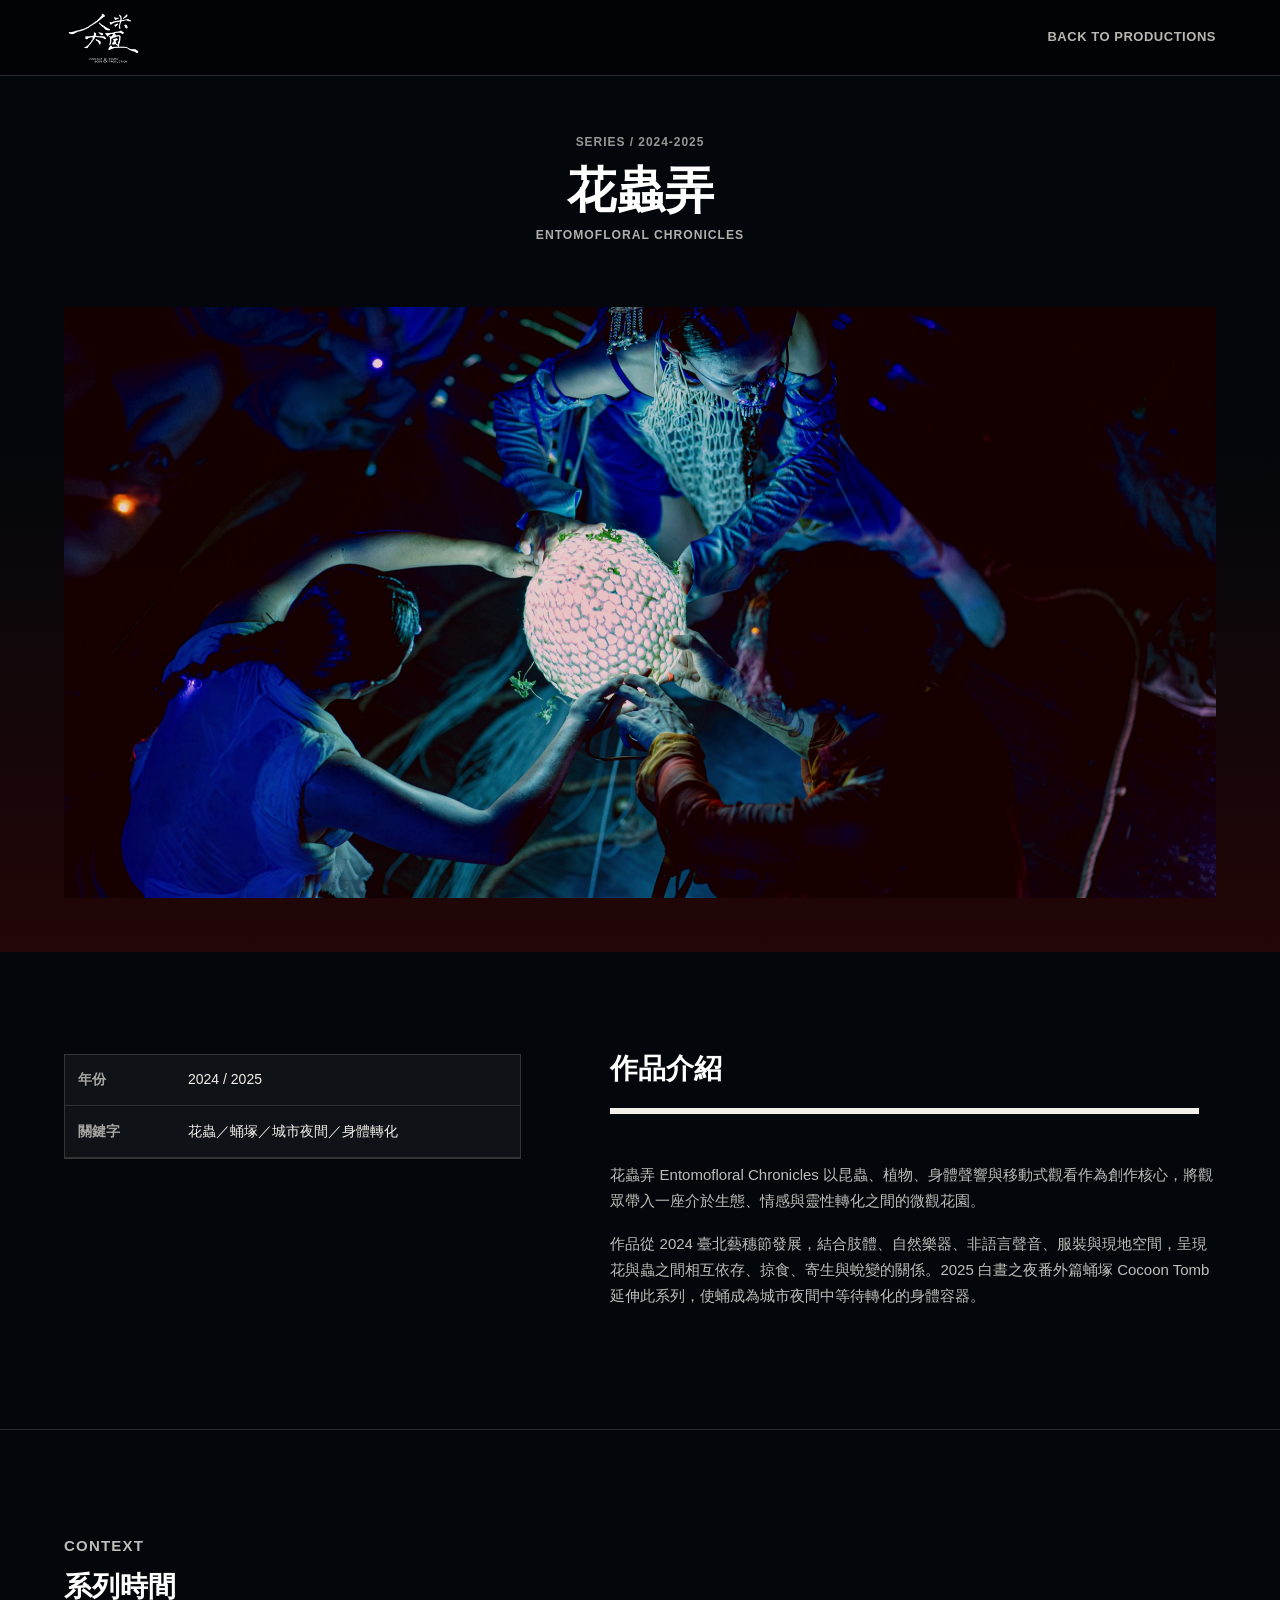
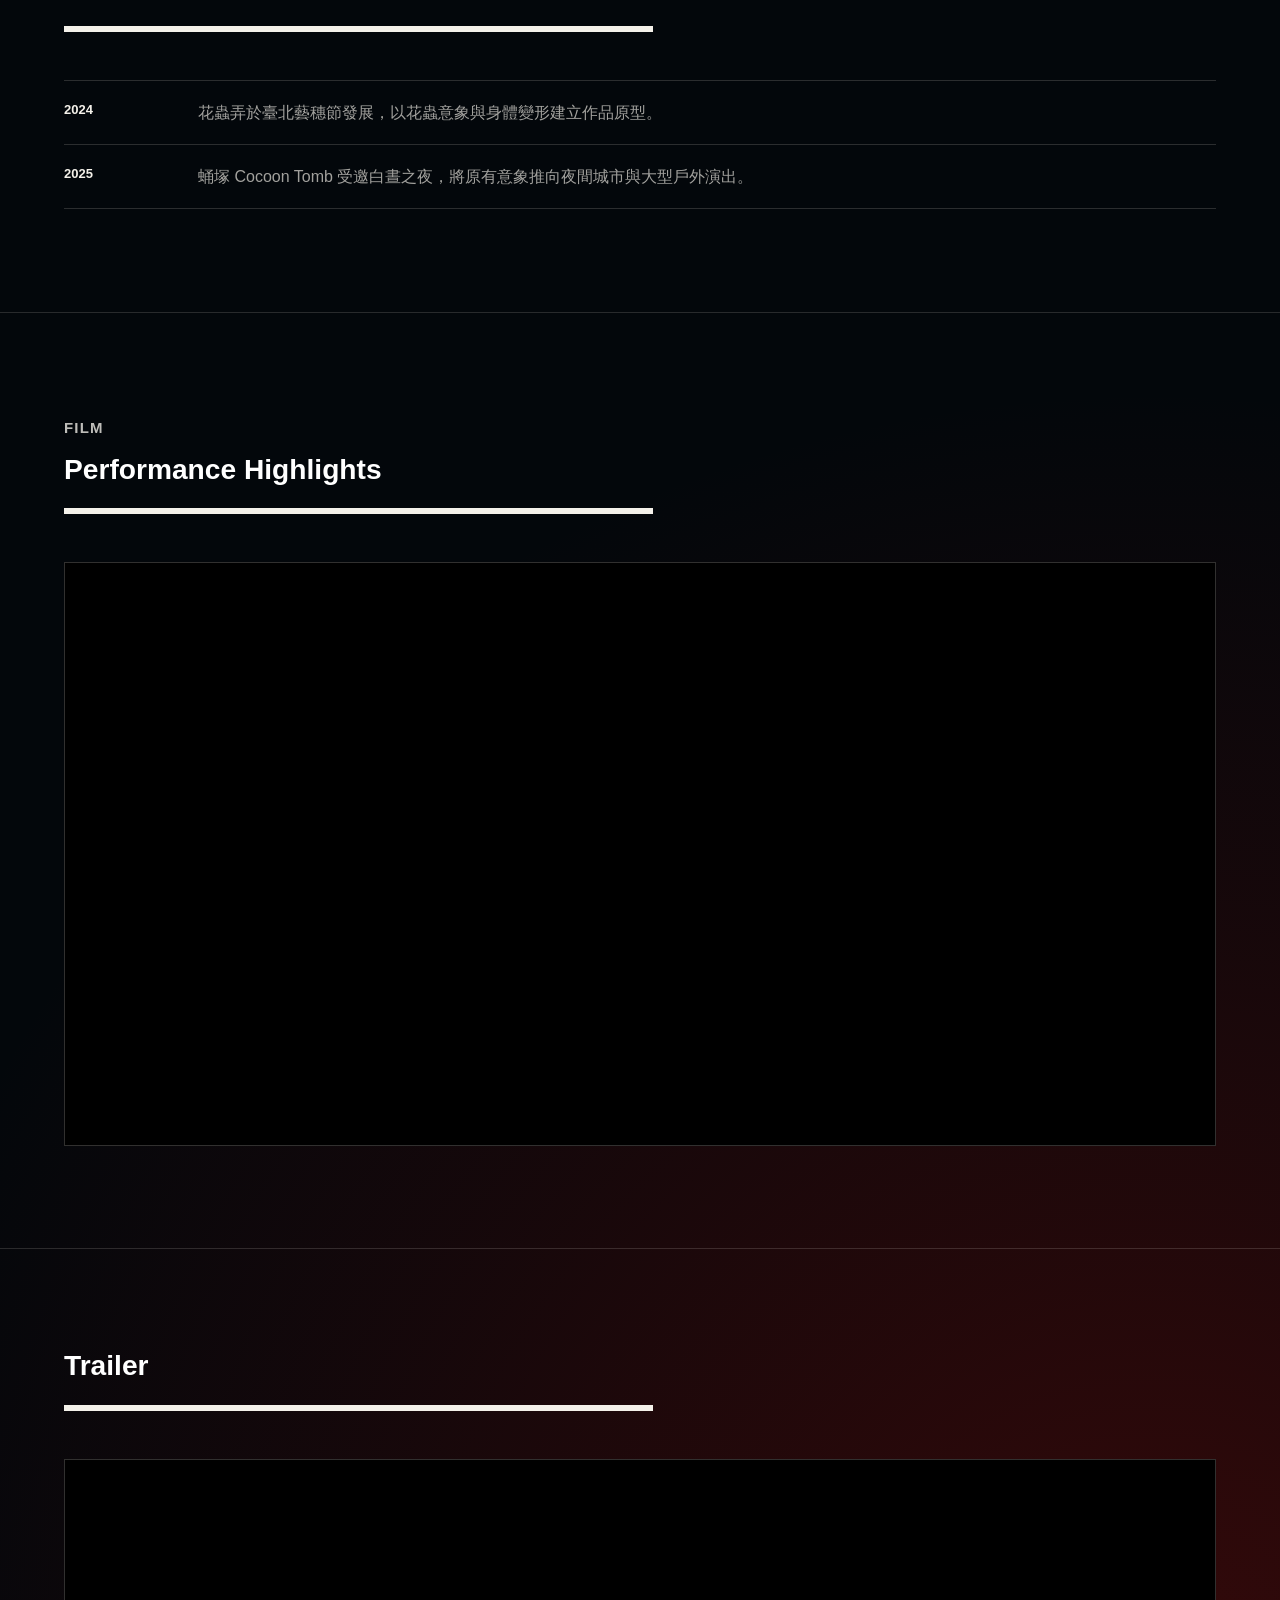
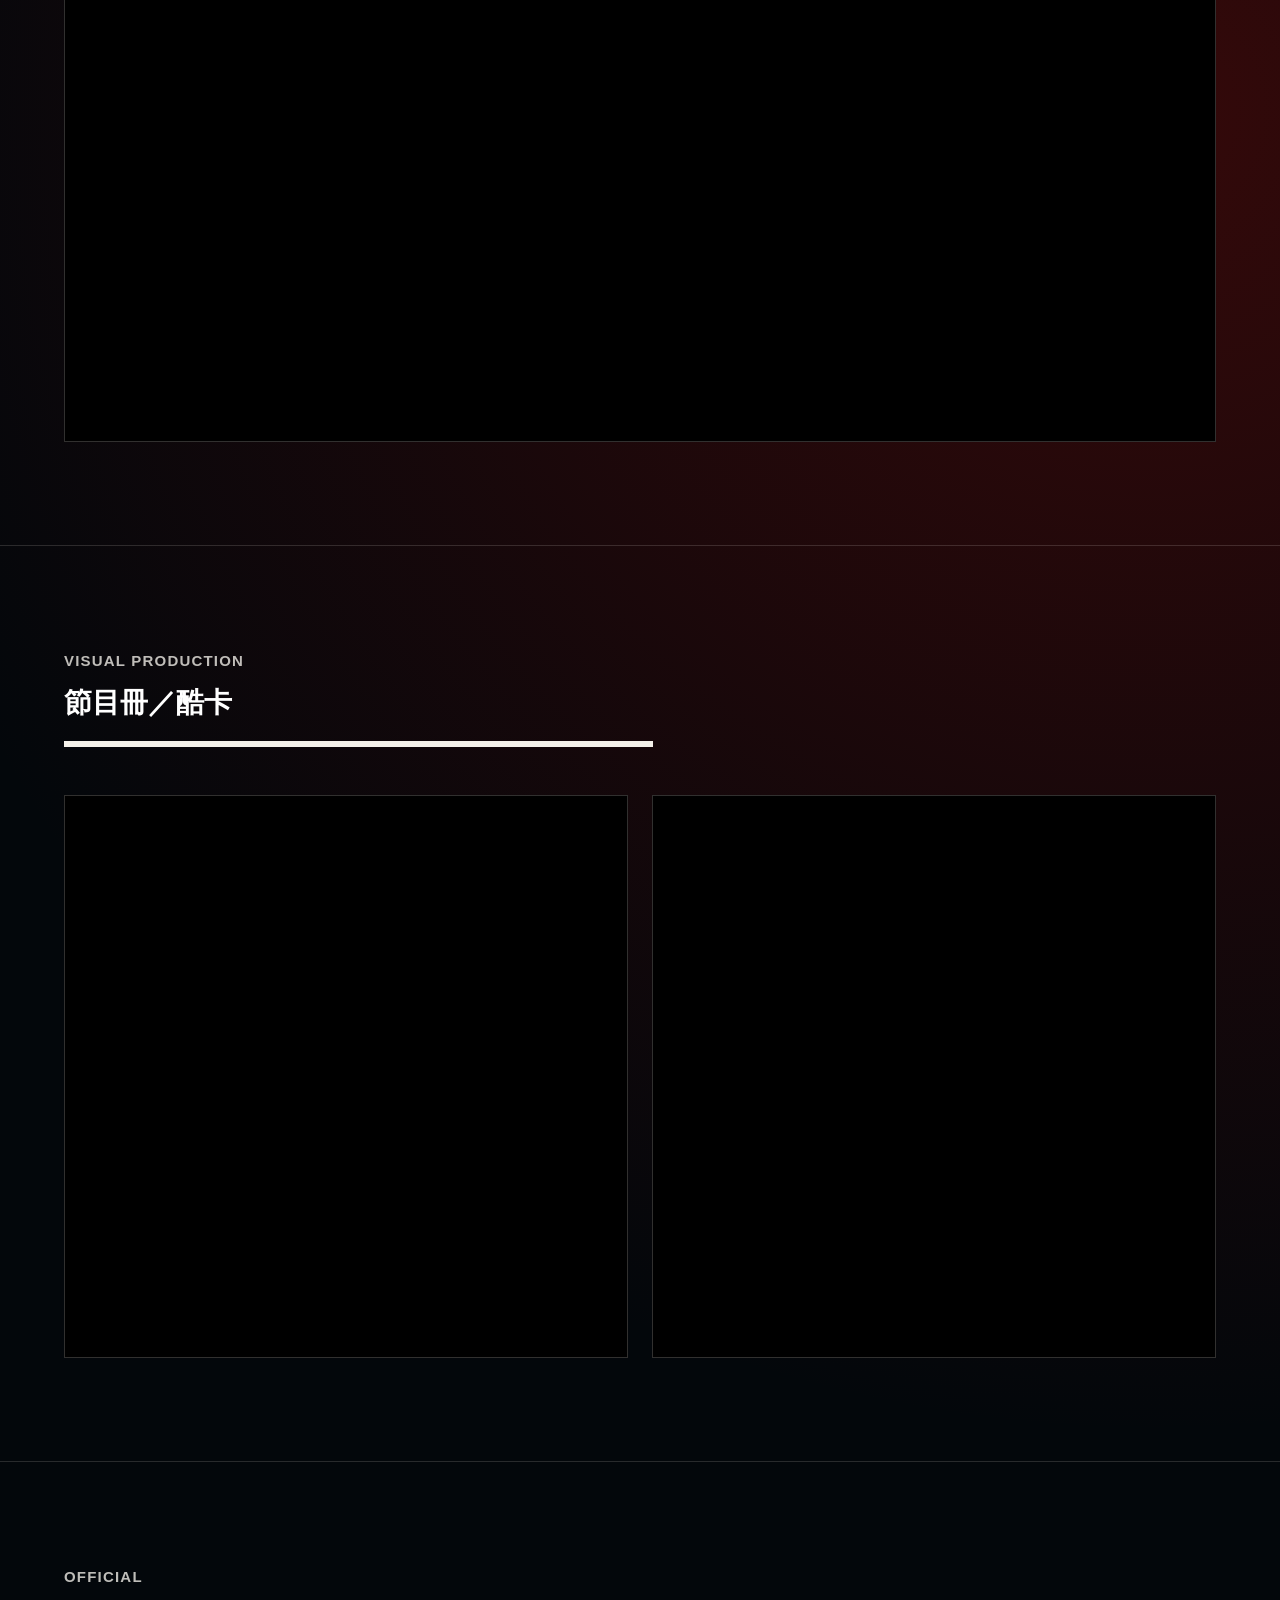
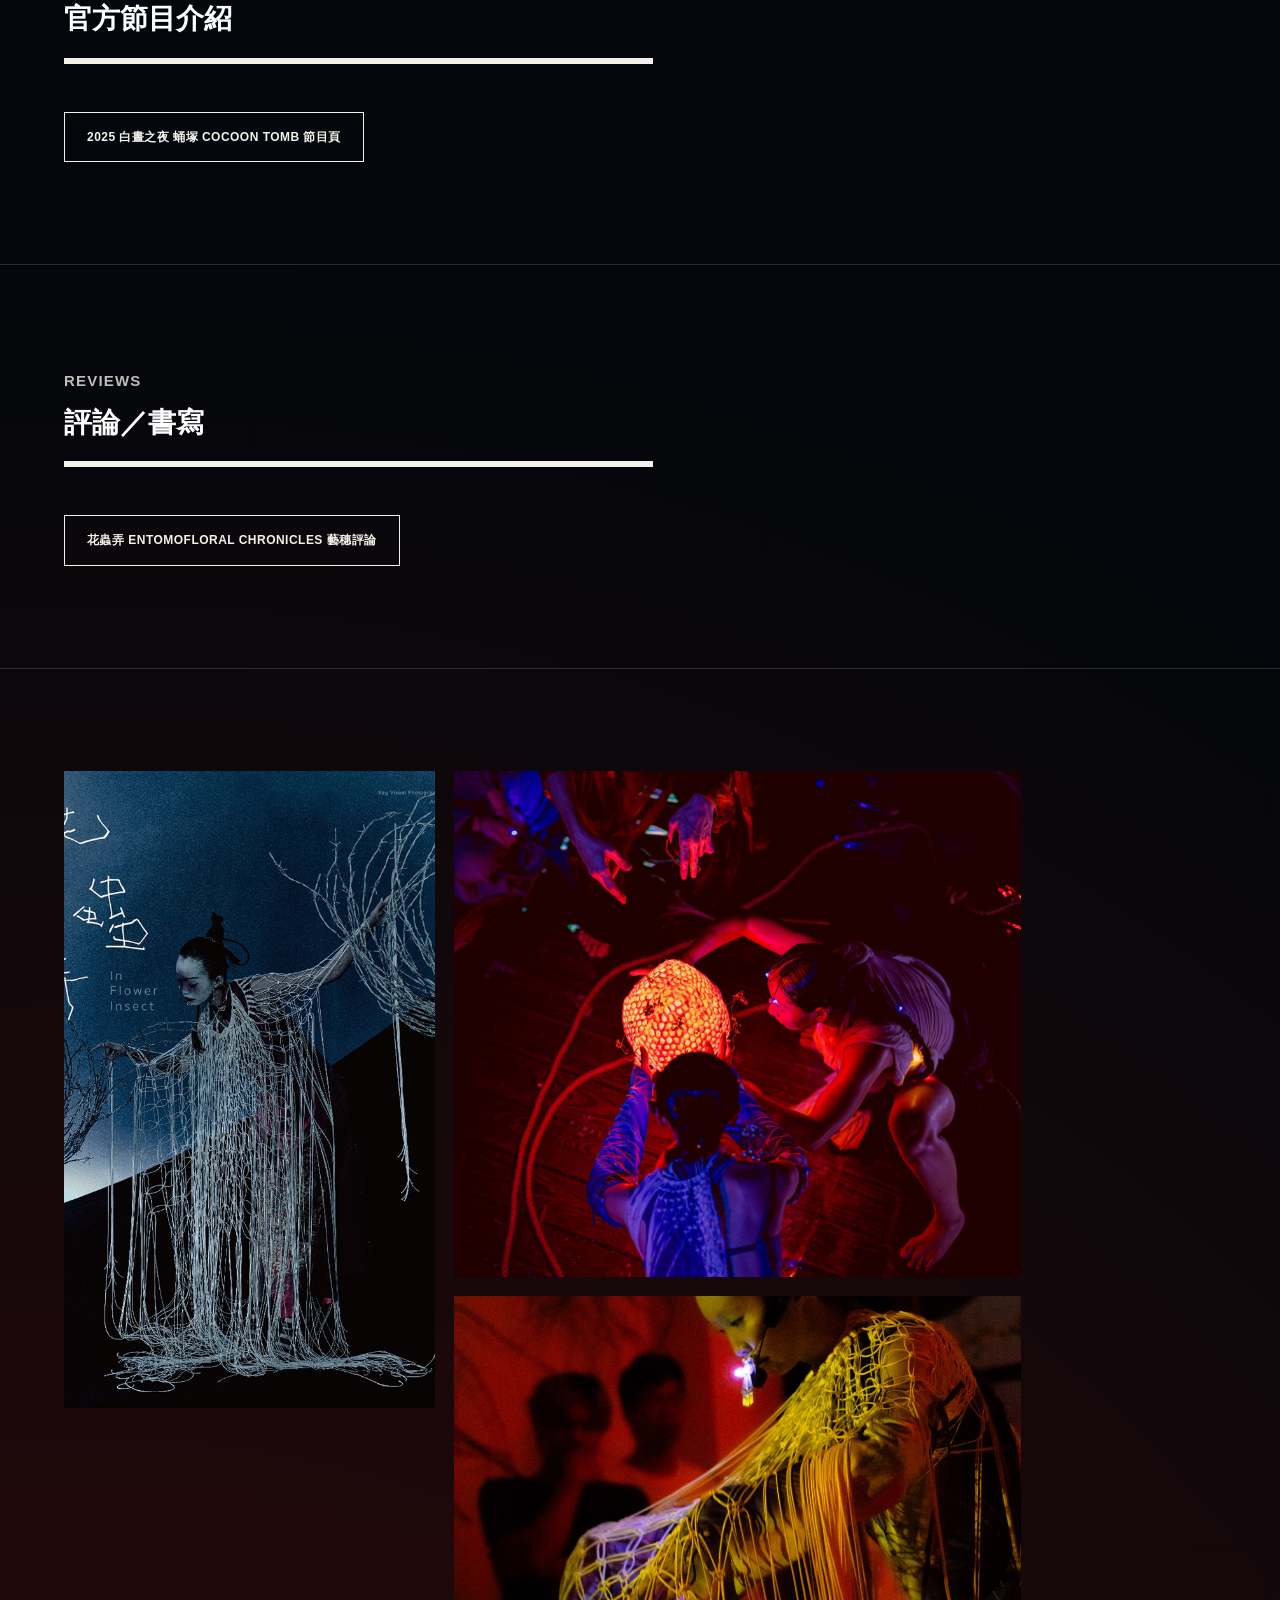
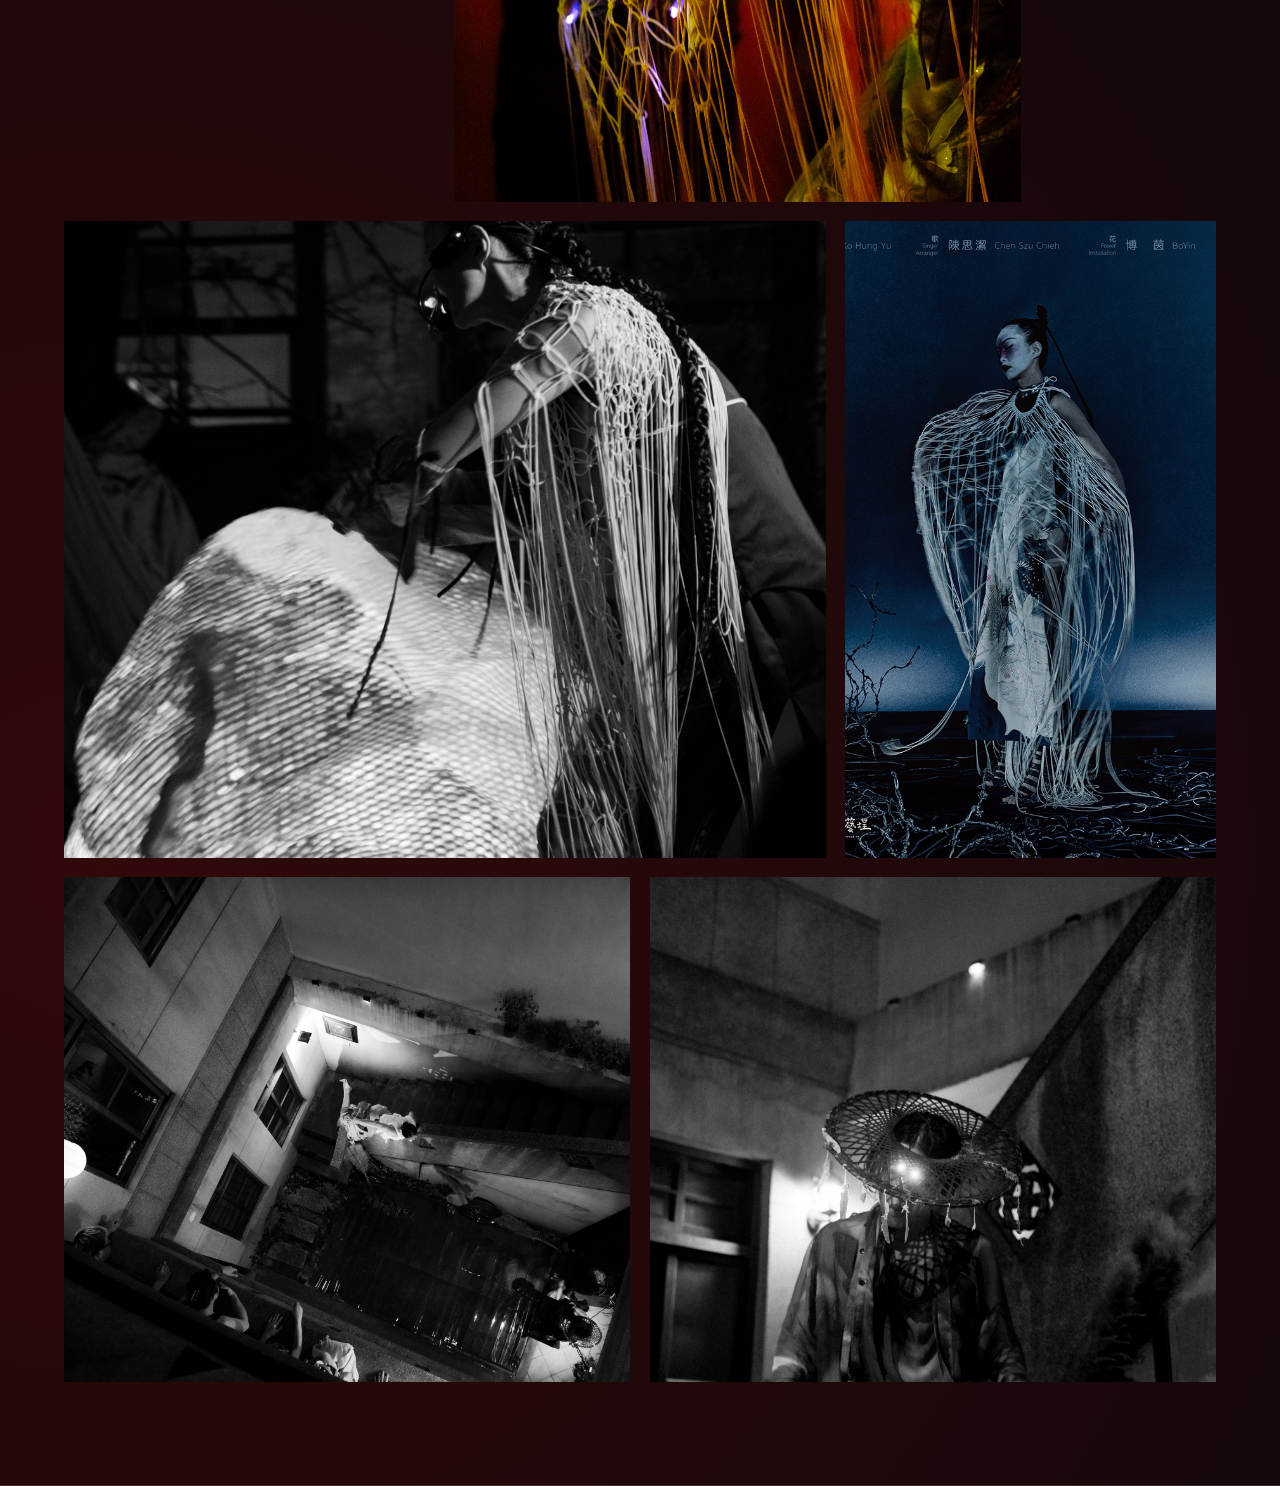
<file: works/flower-insects.html>
<!doctype html>
<html lang="zh-Hant">
<head>
  <meta charset="utf-8">
  <meta name="viewport" content="width=device-width, initial-scale=1">
  <link rel="shortcut icon" href="../favicon.ico?v=8">
  <link rel="icon" type="image/png" href="../favicon.png?v=8">
  <link rel="apple-touch-icon" href="../apple-touch-icon.png?v=8">
  <link rel="stylesheet" href="../work-style.css?v=3">
  <title>花蟲弄 Entomofloral Chronicles｜人米犬頁製作</title>
  <style>
    :root { --bg:#030303; --fg:#f4f1ea; --muted:rgba(244,241,234,.66); --line:rgba(244,241,234,.16); --max:1180px; }
    * { box-sizing:border-box; }
    body { margin:0; background:var(--bg); color:var(--fg); font-family:"PingFang TC","Noto Sans TC","Microsoft JhengHei",Arial,sans-serif; line-height:1.7; }
    a { color:inherit; text-decoration:none; }
    img { display:block; width:100%; height:100%; object-fit:cover; }
    .nav { position:fixed; inset:0 0 auto; z-index:10; min-height:58px; display:flex; justify-content:space-between; align-items:center; padding:0 clamp(18px,4vw,44px); border-bottom:1px solid var(--line); background:rgba(3,3,3,.76); backdrop-filter:blur(18px); font-size:13px; font-weight:800; }
    .nav-logo { display:block; width:104px; height:44px; object-fit:contain; object-position:left center; }
    .hero { min-height:92svh; position:relative; display:grid; align-items:end; overflow:hidden; background:#000; }
    .hero img { position:absolute; inset:0; opacity:.78; filter:grayscale(.05) contrast(1.05); transform:scale(1.04); }
    .hero:after { content:""; position:absolute; inset:0; background:linear-gradient(180deg,rgba(0,0,0,.1),rgba(0,0,0,.2) 42%,rgba(0,0,0,.94)),linear-gradient(90deg,rgba(0,0,0,.72),rgba(0,0,0,.08)); }
    .hero-inner { position:relative; z-index:1; width:min(var(--max),100%); margin:0 auto; padding:96px clamp(18px,4vw,44px) 56px; }
    .kicker,.label { margin:0 0 14px; color:var(--muted); font-size:13px; font-weight:800; letter-spacing:.08em; text-transform:uppercase; }
    h1 { margin:0; max-width:860px; font-size:clamp(28px,4vw,48px); line-height:.98; font-weight:650; }
    .title-en { display:block; margin-top:10px; color:rgba(244,241,234,.68); font-size:clamp(13px,1.25vw,18px); line-height:1.35; font-weight:700; letter-spacing:.08em; text-transform:uppercase; }
    h2 { margin:0 0 24px; font-size:clamp(21px,2.4vw,30px); line-height:1.08; font-weight:620; }
    .intro,.timeline,.gallery { width:min(var(--max),100%); margin:0 auto; padding:clamp(44px,7vw,88px) clamp(18px,4vw,44px); border-bottom:1px solid var(--line); }
    .video-section { width:min(1440px,100%); }
    .intro { display:grid; grid-template-columns:.82fr 1.18fr; gap:clamp(28px,6vw,86px); }
    .meta { display:grid; gap:1px; align-self:start; border:1px solid var(--line); }
    .meta div { display:grid; grid-template-columns:96px 1fr; gap:14px; padding:13px; background:rgba(255,255,255,.035); border-bottom:1px solid var(--line); font-size:14px; }
    .meta div:last-child { border-bottom:0; }
    .meta b,.copy p,.time-row span { color:var(--muted); }
    .copy p { margin:0 0 18px; font-size:clamp(15px,1.35vw,17px); }
    .time-row { display:grid; grid-template-columns:110px 1fr; gap:24px; padding:18px 0; border-top:1px solid var(--line); }
    .time-row:last-child { border-bottom:1px solid var(--line); }
    .time-row b { font-size:13px; color:var(--fg); }
    .button-row { display:flex; flex-wrap:wrap; gap:10px; margin-top:28px; }
    .button { display:inline-flex; border:1px solid currentColor; border-radius:999px; padding:8px 12px; color:var(--fg); font-size:12px; font-weight:800; letter-spacing:.04em; text-transform:uppercase; }
    .video { aspect-ratio:16/8.6; width:100%; border:1px solid var(--line); background:#000; overflow:hidden; }
    .video iframe { width:100%; height:100%; border:0; display:block; }
    .asset-grid { display:grid; grid-template-columns:repeat(2,1fr); gap:12px; }
    .asset-card { min-height:360px; border:1px solid var(--line); background:#000; }
    .asset-card iframe { width:100%; height:100%; min-height:360px; border:0; display:block; }
    .gallery { display:grid; grid-template-columns:repeat(12,1fr); grid-auto-rows:92px; gap:10px; }
    figure { margin:0; overflow:hidden; background:#111; }
    .wide { grid-column:span 8; grid-row:span 5; } .tall { grid-column:span 4; grid-row:span 5; } .half { grid-column:span 6; grid-row:span 4; }
    @media (max-width:900px){ .intro,.asset-grid{grid-template-columns:1fr}.wide,.tall,.half{grid-column:span 12;grid-row:span 4} }
  </style>
</head>
<body>
  <nav class="nav"><a href="../index.html" aria-label="人米犬頁製作首頁"><img class="nav-logo" src="../artist_cv_assets/logos/pudgala-logo.png" alt="人米犬頁製作"></a><a href="../productions.html">Back to productions</a></nav>
  <section class="hero"><img src="../artist_cv_assets/production_media/flower/flower-stage-02.jpg" alt="花蟲弄劇照"><div class="hero-inner"><p class="kicker">Series / 2024-2025</p><h1>花蟲弄<span class="title-en">Entomofloral Chronicles</span></h1></div></section>
  <section class="intro">
    <div class="meta">
      <div><b>年份</b><span>2024 / 2025</span></div>
      <div><b>關鍵字</b><span>花蟲／蛹塚／城市夜間／身體轉化</span></div>
    </div>
    <div class="copy">
      <h2>作品介紹</h2>
      <p>花蟲弄 Entomofloral Chronicles 以昆蟲、植物、身體聲響與移動式觀看作為創作核心，將觀眾帶入一座介於生態、情感與靈性轉化之間的微觀花園。</p>
      <p>作品從 2024 臺北藝穗節發展，結合肢體、自然樂器、非語言聲音、服裝與現地空間，呈現花與蟲之間相互依存、掠食、寄生與蛻變的關係。2025 白晝之夜番外篇蛹塚 Cocoon Tomb 延伸此系列，使蛹成為城市夜間中等待轉化的身體容器。</p>
    </div>
  </section>
  <section class="timeline video-section">
    <p class="label">Context</p>
    <h2>系列時間</h2>
    <div class="time-row"><b>2024</b><span>花蟲弄於臺北藝穗節發展，以花蟲意象與身體變形建立作品原型。</span></div>
    <div class="time-row"><b>2025</b><span>蛹塚 Cocoon Tomb 受邀白晝之夜，將原有意象推向夜間城市與大型戶外演出。</span></div>
  </section>
  <section class="timeline">
    <p class="label">Film</p>
    <h2>Performance Highlights</h2>
    <div class="video"><iframe src="https://drive.google.com/file/d/1qjUPAQO55334qJFd-56AK9rCSc3V3Ctk/preview" title="Entomofloral Chronicles Performance Highlights" allow="autoplay; fullscreen" sandbox="allow-scripts allow-same-origin allow-presentation" allowfullscreen></iframe></div>
  </section>
  <section class="timeline video-section">
    <h2>Trailer</h2>
    <div class="video"><iframe src="https://www.youtube.com/embed/ie6ziEcyBvY" title="Entomofloral Chronicles Trailer" allowfullscreen></iframe></div>
  </section>
  <section class="timeline">
    <p class="label">Visual Production</p>
    <h2>節目冊／酷卡</h2>
    <div class="asset-grid">
      <div class="asset-card"><iframe src="https://drive.google.com/file/d/1VTJ7f1VwPuzC40rHozQT4VTLIfmQwayd/preview" title="花蟲弄節目冊" sandbox="allow-scripts allow-same-origin allow-presentation"></iframe></div>
      <div class="asset-card"><iframe src="https://drive.google.com/file/d/1SQVYni8ktK9SoFaV0GoINp9PsT2F5CiG/preview" title="花蟲弄酷卡" sandbox="allow-scripts allow-same-origin allow-presentation"></iframe></div>
    </div>
  </section>
  <section class="timeline">
    <p class="label">Official</p>
    <h2>官方節目介紹</h2>
    <div class="button-row">
      <a class="button" href="https://www.nuitblanche.taipei/work/entomofloral-chronicles-cocoon-tomb/" target="_blank" rel="noreferrer">2025 白晝之夜 蛹塚 Cocoon Tomb 節目頁</a>
    </div>
  </section>
  <section class="timeline">
    <p class="label">Reviews</p>
    <h2>評論／書寫</h2>
    <div class="button-row">
      <a class="button" href="https://tpac.org.taipei/festival-fringe/2024/comment-writer/627" target="_blank" rel="noreferrer">花蟲弄 Entomofloral Chronicles 藝穗評論</a>
    </div>
  </section>
  <section class="gallery">
    <figure class="tall"><img src="../artist_cv_assets/key_visuals/flower_folder_02.jpg" alt="花蟲弄主視覺"></figure>
    <figure class="half"><img src="../artist_cv_assets/production_media/flower/flower-stage-01.jpg" alt="花蟲弄劇照"></figure>
    <figure class="half"><img src="../artist_cv_assets/production_media/flower/flower-stage-03.jpg" alt="花蟲弄劇照"></figure>
    <figure class="wide"><img src="../artist_cv_assets/production_media/flower/flower-stage-04.jpg" alt="花蟲弄劇照"></figure>
    <figure class="tall"><img src="../artist_cv_assets/key_visuals/flower_file_01.jpg" alt="花蟲弄主視覺"></figure>
    <figure class="half"><img src="../artist_cv_assets/production_media/flower/flower-stage-05.jpg" alt="花蟲弄劇照"></figure>
    <figure class="half"><img src="../artist_cv_assets/production_media/flower/flower-stage-06.jpg" alt="花蟲弄劇照"></figure>
  </section>
</body>
</html>
</file>
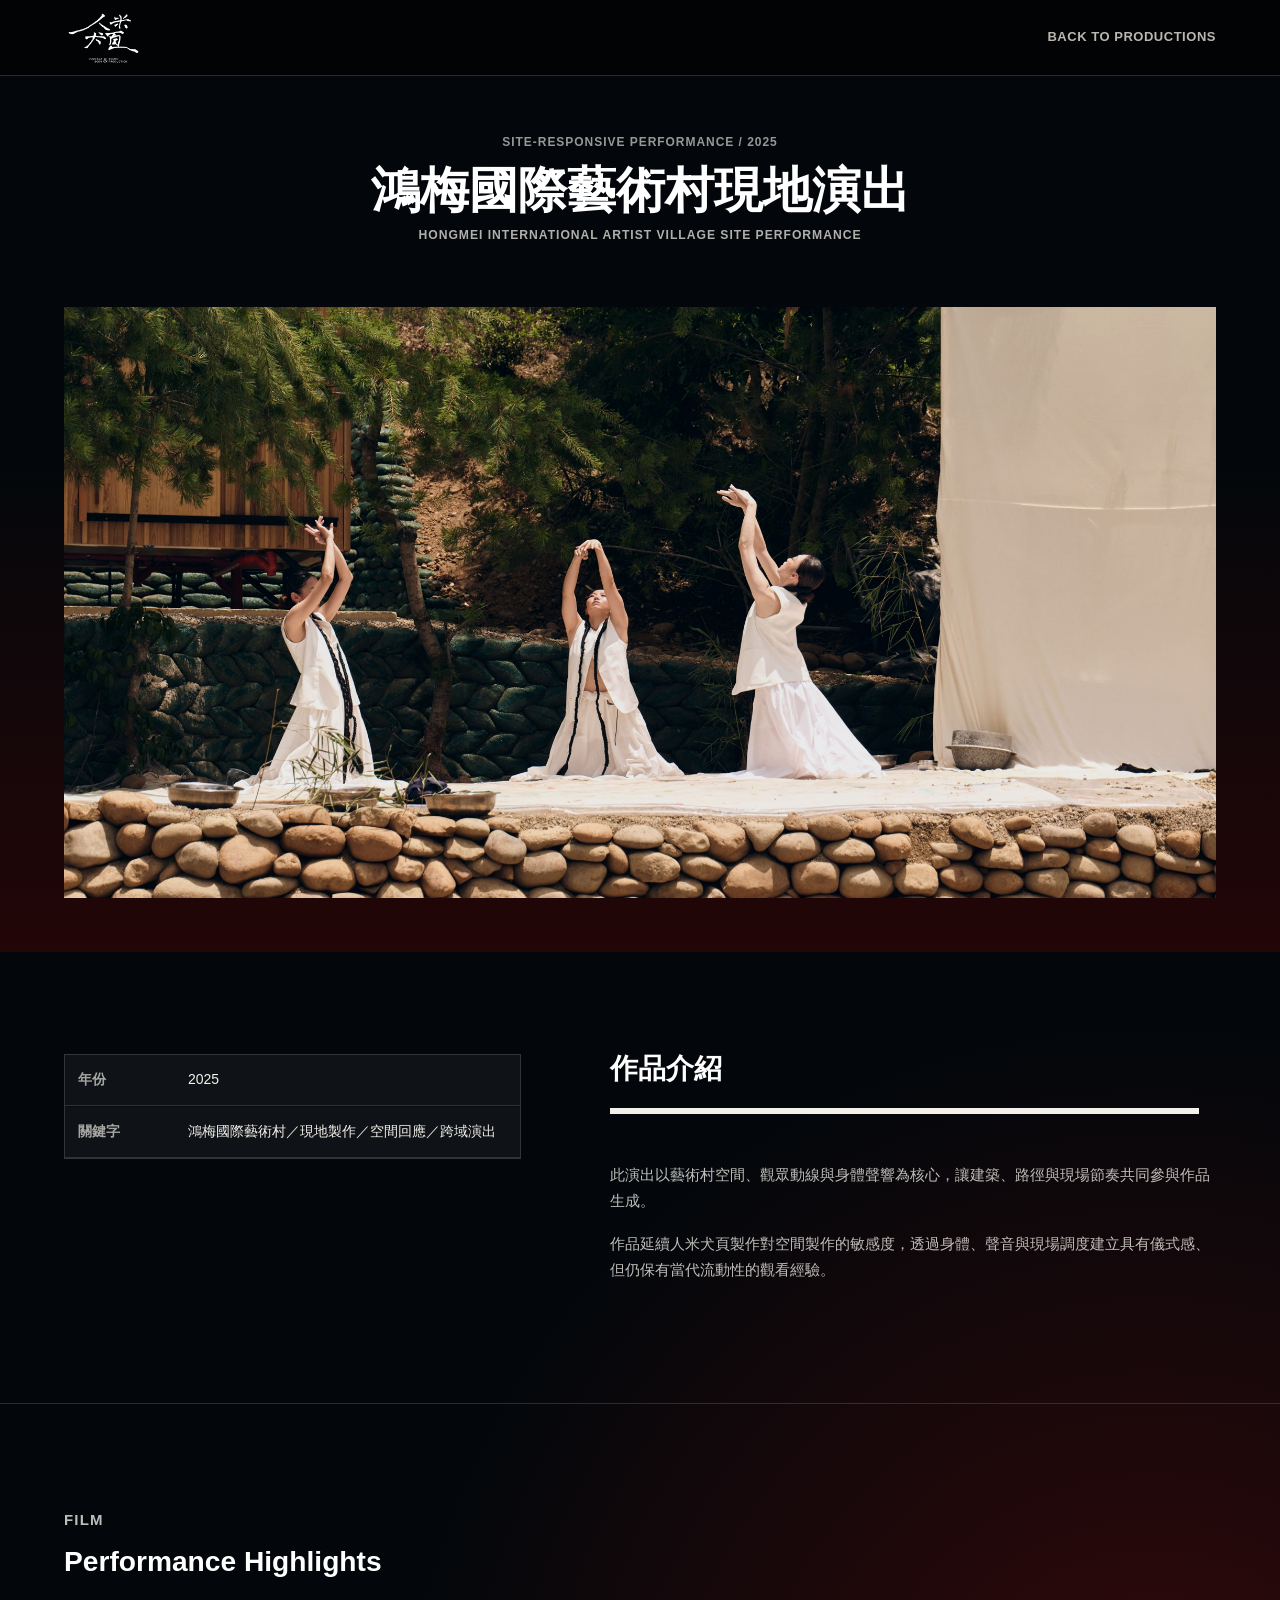
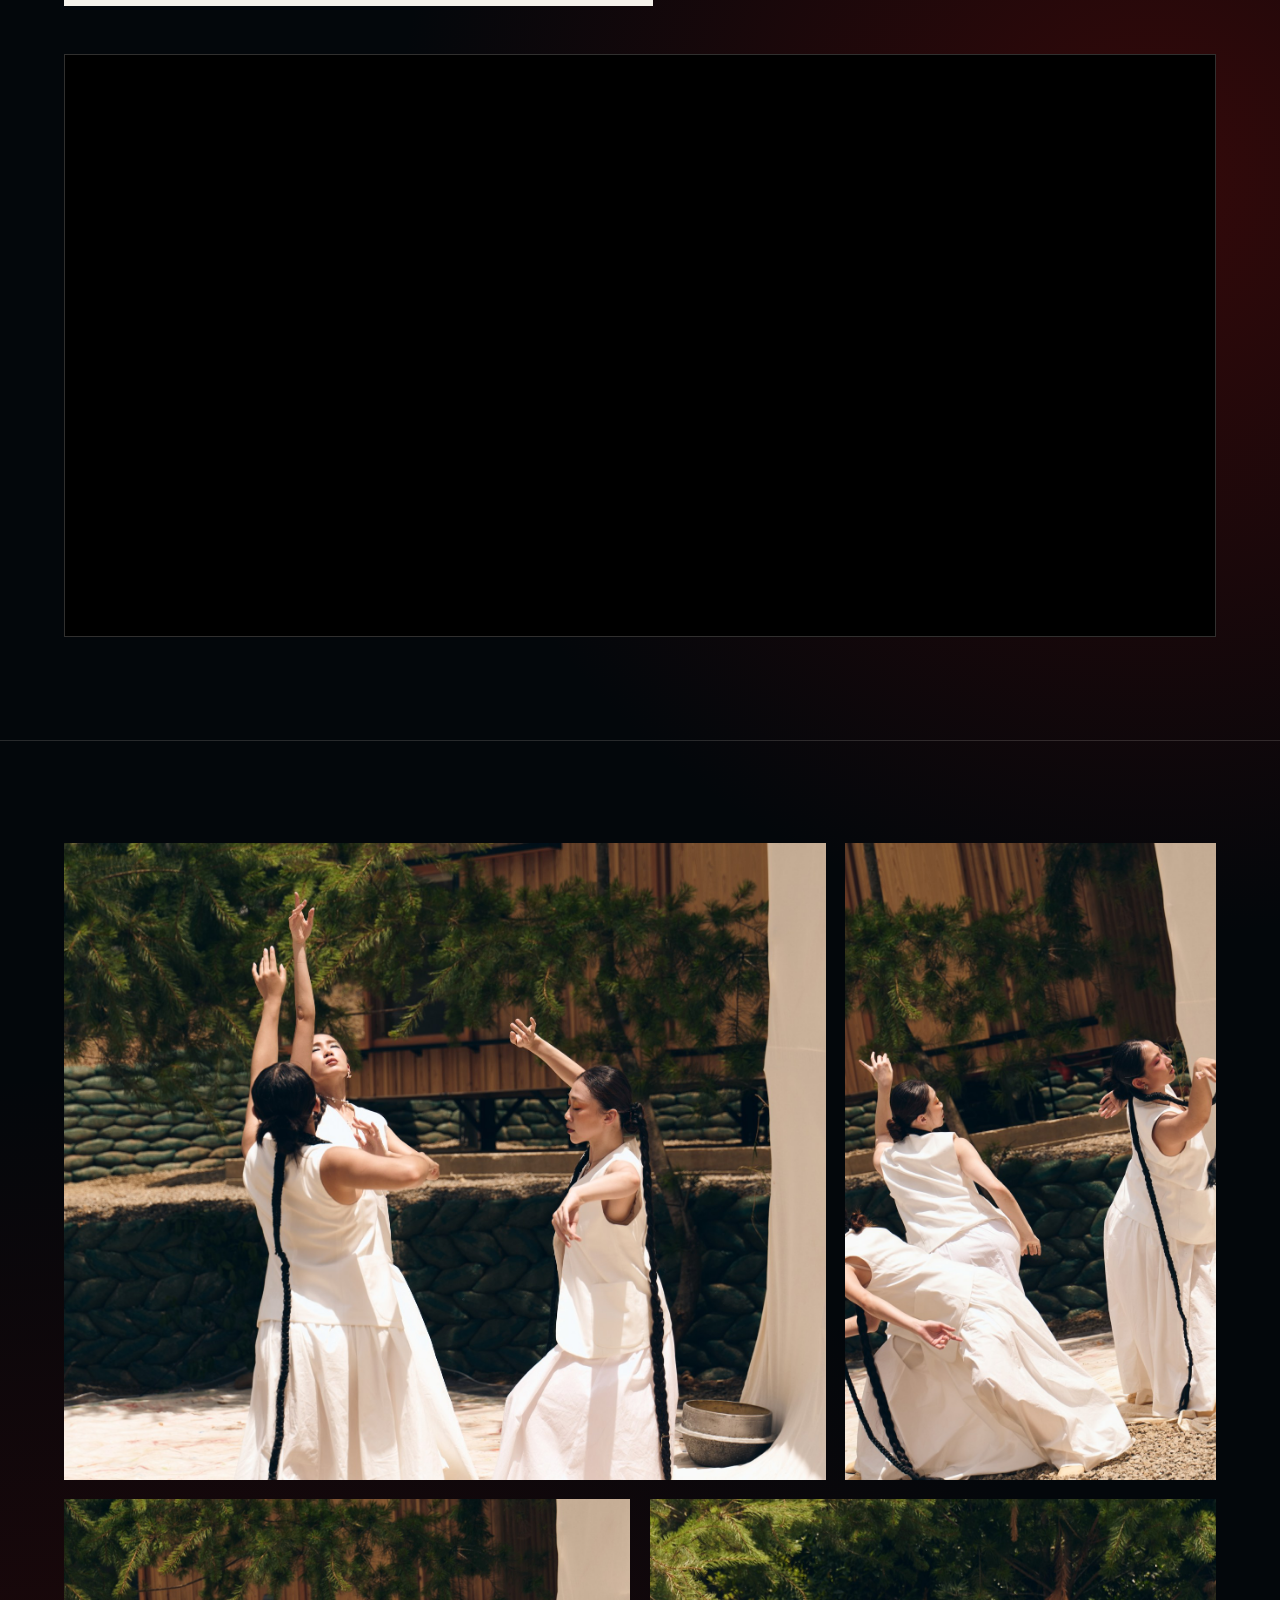
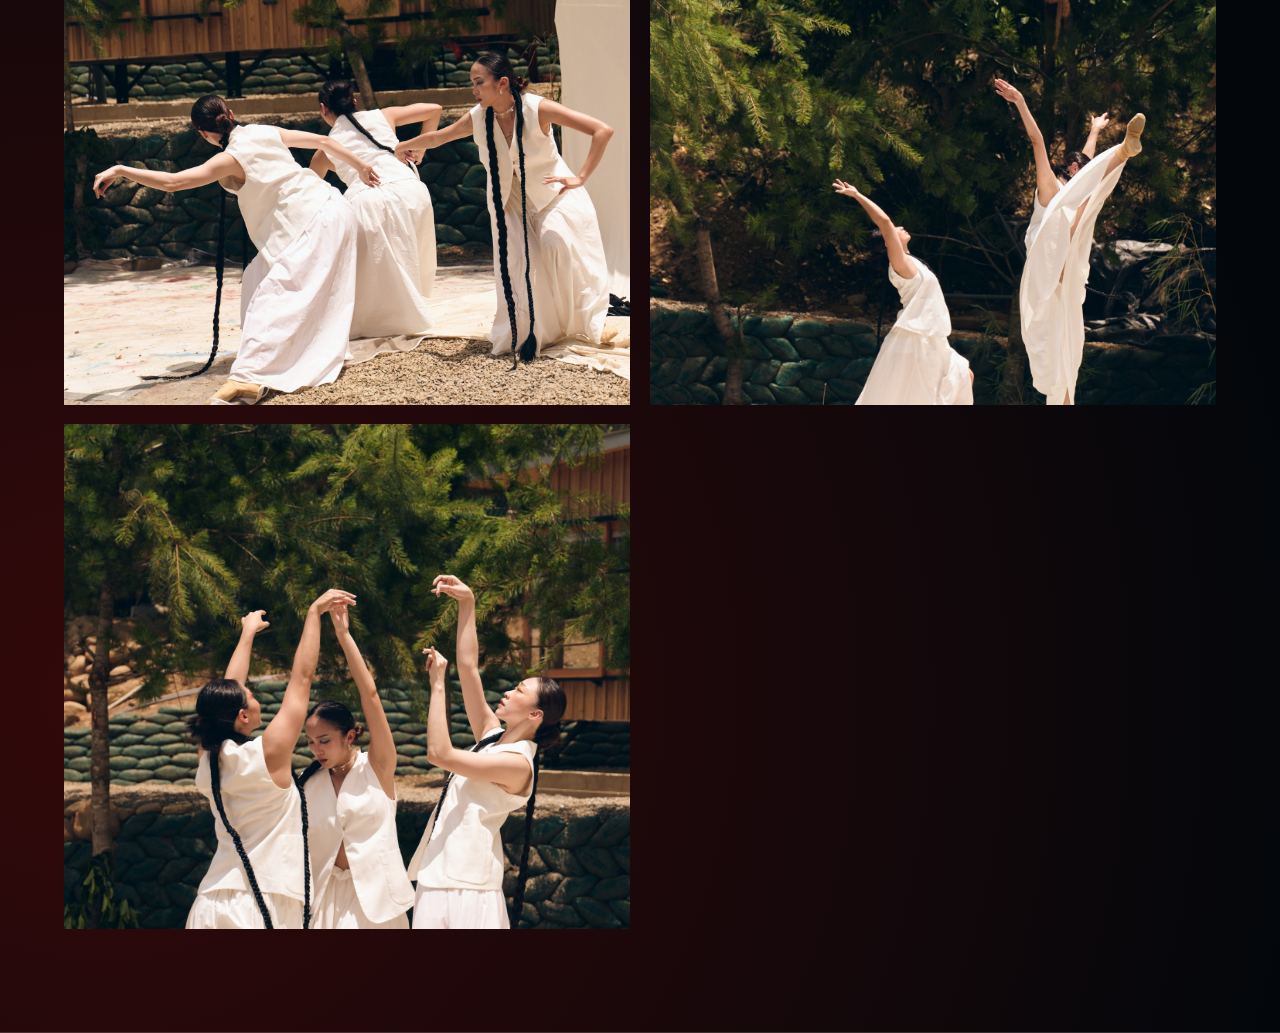
<file: works/hongmei-opening.html>
<!doctype html>
<html lang="zh-Hant">
<head>
  <meta charset="utf-8">
  <meta name="viewport" content="width=device-width, initial-scale=1">
  <link rel="shortcut icon" href="../favicon.ico?v=8">
  <link rel="icon" type="image/png" href="../favicon.png?v=8">
  <link rel="apple-touch-icon" href="../apple-touch-icon.png?v=8">
  <link rel="stylesheet" href="../work-style.css?v=3">
  <title>鴻梅國際藝術村現地演出 Hongmei International Artist Village Site Performance｜人米犬頁製作</title>
  <style>
    :root { --bg:#030303; --fg:#f4f1ea; --muted:rgba(244,241,234,.66); --line:rgba(244,241,234,.16); --max:1180px; }
    * { box-sizing:border-box; }
    body { margin:0; background:var(--bg); color:var(--fg); font-family:"PingFang TC","Noto Sans TC","Microsoft JhengHei",Arial,sans-serif; line-height:1.7; }
    a { color:inherit; text-decoration:none; }
    img { display:block; width:100%; height:100%; object-fit:cover; }
    .nav { position:fixed; inset:0 0 auto; z-index:10; min-height:58px; display:flex; justify-content:space-between; align-items:center; padding:0 clamp(18px,4vw,44px); border-bottom:1px solid var(--line); background:rgba(3,3,3,.76); backdrop-filter:blur(18px); font-size:13px; font-weight:800; }
    .nav-logo { display:block; width:104px; height:44px; object-fit:contain; object-position:left center; }
    .hero { min-height:92svh; position:relative; display:grid; align-items:end; overflow:hidden; background:#000; }
    .hero img { position:absolute; inset:0; opacity:.78; filter:grayscale(.08) contrast(1.05); transform:scale(1.04); }
    .hero:after { content:""; position:absolute; inset:0; background:linear-gradient(180deg,rgba(0,0,0,.08),rgba(0,0,0,.2) 42%,rgba(0,0,0,.94)),linear-gradient(90deg,rgba(0,0,0,.72),rgba(0,0,0,.08)); }
    .hero-inner,.intro,.media,.gallery { width:min(var(--max),100%); margin:0 auto; padding-left:clamp(18px,4vw,44px); padding-right:clamp(18px,4vw,44px); }
    .hero-inner { position:relative; z-index:1; padding-top:96px; padding-bottom:56px; }
    .kicker,.label { margin:0 0 14px; color:var(--muted); font-size:13px; font-weight:800; letter-spacing:.08em; text-transform:uppercase; }
    h1 { margin:0; max-width:980px; font-size:clamp(28px,4vw,48px); line-height:.98; font-weight:650; }
    .title-en { display:block; margin-top:10px; color:rgba(244,241,234,.68); font-size:clamp(13px,1.25vw,18px); line-height:1.35; font-weight:700; letter-spacing:.08em; text-transform:uppercase; }
    h2 { margin:0 0 24px; font-size:clamp(21px,2.4vw,30px); line-height:1.08; font-weight:620; }
    .intro,.media,.gallery { padding-top:clamp(44px,7vw,88px); padding-bottom:clamp(44px,7vw,88px); border-bottom:1px solid var(--line); }
    .intro { display:grid; grid-template-columns:.82fr 1.18fr; gap:clamp(28px,6vw,86px); }
    .meta { display:grid; gap:1px; align-self:start; border:1px solid var(--line); }
    .meta div { display:grid; grid-template-columns:96px 1fr; gap:14px; padding:13px; background:rgba(255,255,255,.035); border-bottom:1px solid var(--line); font-size:14px; }
    .meta div:last-child { border-bottom:0; }
    .meta b,.copy p { color:var(--muted); }
    .copy p { margin:0 0 18px; font-size:clamp(15px,1.35vw,17px); }
    .video { aspect-ratio:16/9; width:100%; border:1px solid var(--line); background:#000; }
    iframe { width:100%; height:100%; border:0; display:block; }
    .button-row { display:flex; flex-wrap:wrap; gap:10px; margin-top:28px; }
    .button { display:inline-flex; border:1px solid currentColor; border-radius:999px; padding:8px 12px; color:var(--fg); font-size:12px; font-weight:800; letter-spacing:.04em; text-transform:uppercase; }
    .gallery { display:grid; grid-template-columns:repeat(12,1fr); grid-auto-rows:92px; gap:10px; }
    figure { margin:0; overflow:hidden; background:#111; }
    .wide { grid-column:span 8; grid-row:span 5; } .tall { grid-column:span 4; grid-row:span 5; } .half { grid-column:span 6; grid-row:span 4; }
    @media (max-width:900px){ .intro{grid-template-columns:1fr}.wide,.tall,.half{grid-column:span 12;grid-row:span 4} }
  </style>
</head>
<body>
  <nav class="nav"><a href="../index.html" aria-label="人米犬頁製作首頁"><img class="nav-logo" src="../artist_cv_assets/logos/pudgala-logo.png" alt="人米犬頁製作"></a><a href="../productions.html">Back to productions</a></nav>
  <section class="hero"><img src="../artist_cv_assets/production_media/hongmei/hongmei-stage-01.jpg" alt="鴻梅國際藝術村現地演出"><div class="hero-inner"><p class="kicker">Site-responsive Performance / 2025</p><h1>鴻梅國際藝術村現地演出<span class="title-en">Hongmei International Artist Village Site Performance</span></h1></div></section>
  <section class="intro">
    <div class="meta">
      <div><b>年份</b><span>2025</span></div>
      <div><b>關鍵字</b><span>鴻梅國際藝術村／現地製作／空間回應／跨域演出</span></div>
    </div>
    <div class="copy">
      <h2>作品介紹</h2>
      <p>此演出以藝術村空間、觀眾動線與身體聲響為核心，讓建築、路徑與現場節奏共同參與作品生成。</p>
      <p>作品延續人米犬頁製作對空間製作的敏感度，透過身體、聲音與現場調度建立具有儀式感、但仍保有當代流動性的觀看經驗。</p>
    </div>
  </section>
  <section class="media">
    <p class="label">Film</p>
    <h2>Performance Highlights</h2>
    <div class="video"><iframe src="https://drive.google.com/file/d/1iaacL5VBxSYq8GiKd0gaBm739R_umzgf/preview" title="Hongmei International Artist Village Performance Highlights" allow="autoplay; fullscreen" sandbox="allow-scripts allow-same-origin allow-presentation" allowfullscreen></iframe></div>
  </section>
  <section class="gallery">
    <figure class="wide"><img src="../artist_cv_assets/production_media/hongmei/hongmei-stage-02.jpg" alt="鴻梅國際藝術村現地演出照片"></figure>
    <figure class="tall"><img src="../artist_cv_assets/production_media/hongmei/hongmei-stage-03.jpg" alt="鴻梅國際藝術村現地演出照片"></figure>
    <figure class="half"><img src="../artist_cv_assets/production_media/hongmei/hongmei-stage-04.jpg" alt="鴻梅國際藝術村現地演出照片"></figure>
    <figure class="half"><img src="../artist_cv_assets/production_media/hongmei/hongmei-stage-05.jpg" alt="鴻梅國際藝術村現地演出照片"></figure>
    <figure class="half"><img src="../artist_cv_assets/production_media/hongmei/hongmei-stage-06.jpg" alt="鴻梅國際藝術村現地演出照片"></figure>
  </section>
</body>
</html>
</file>
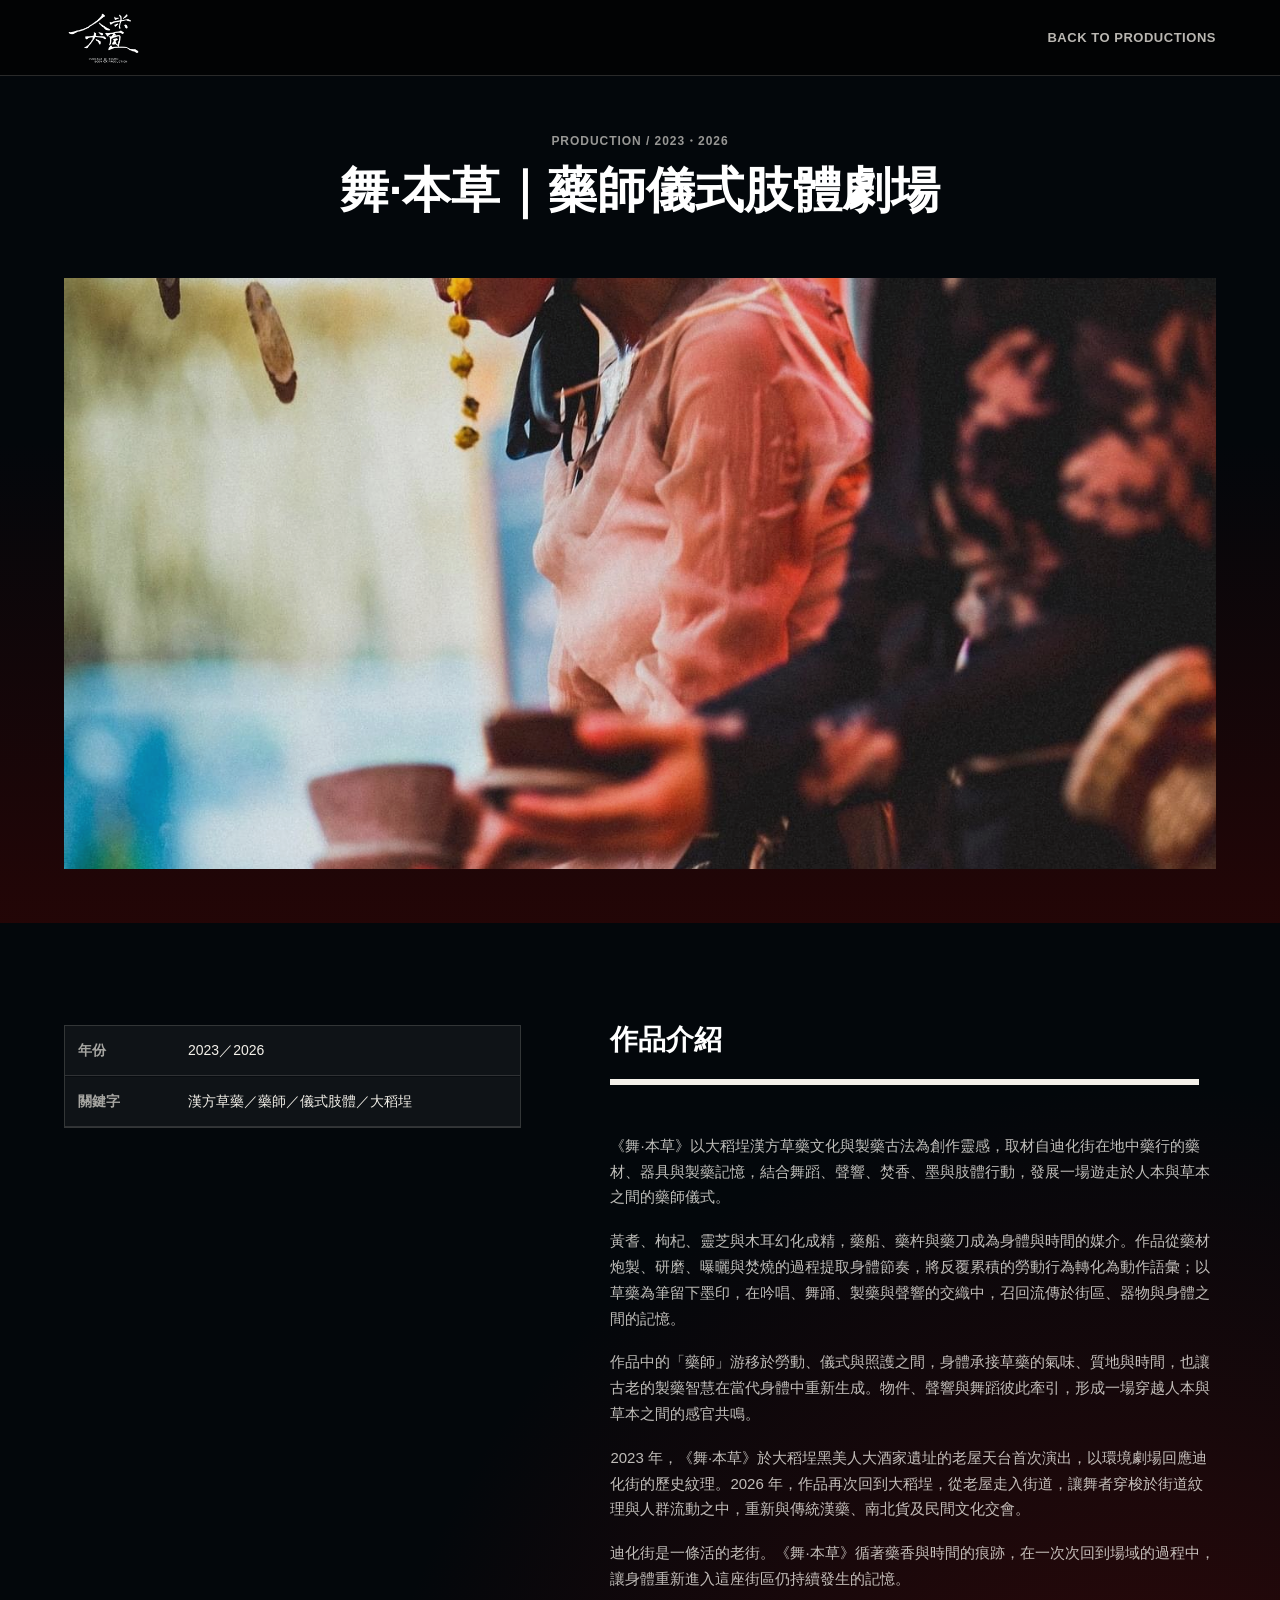
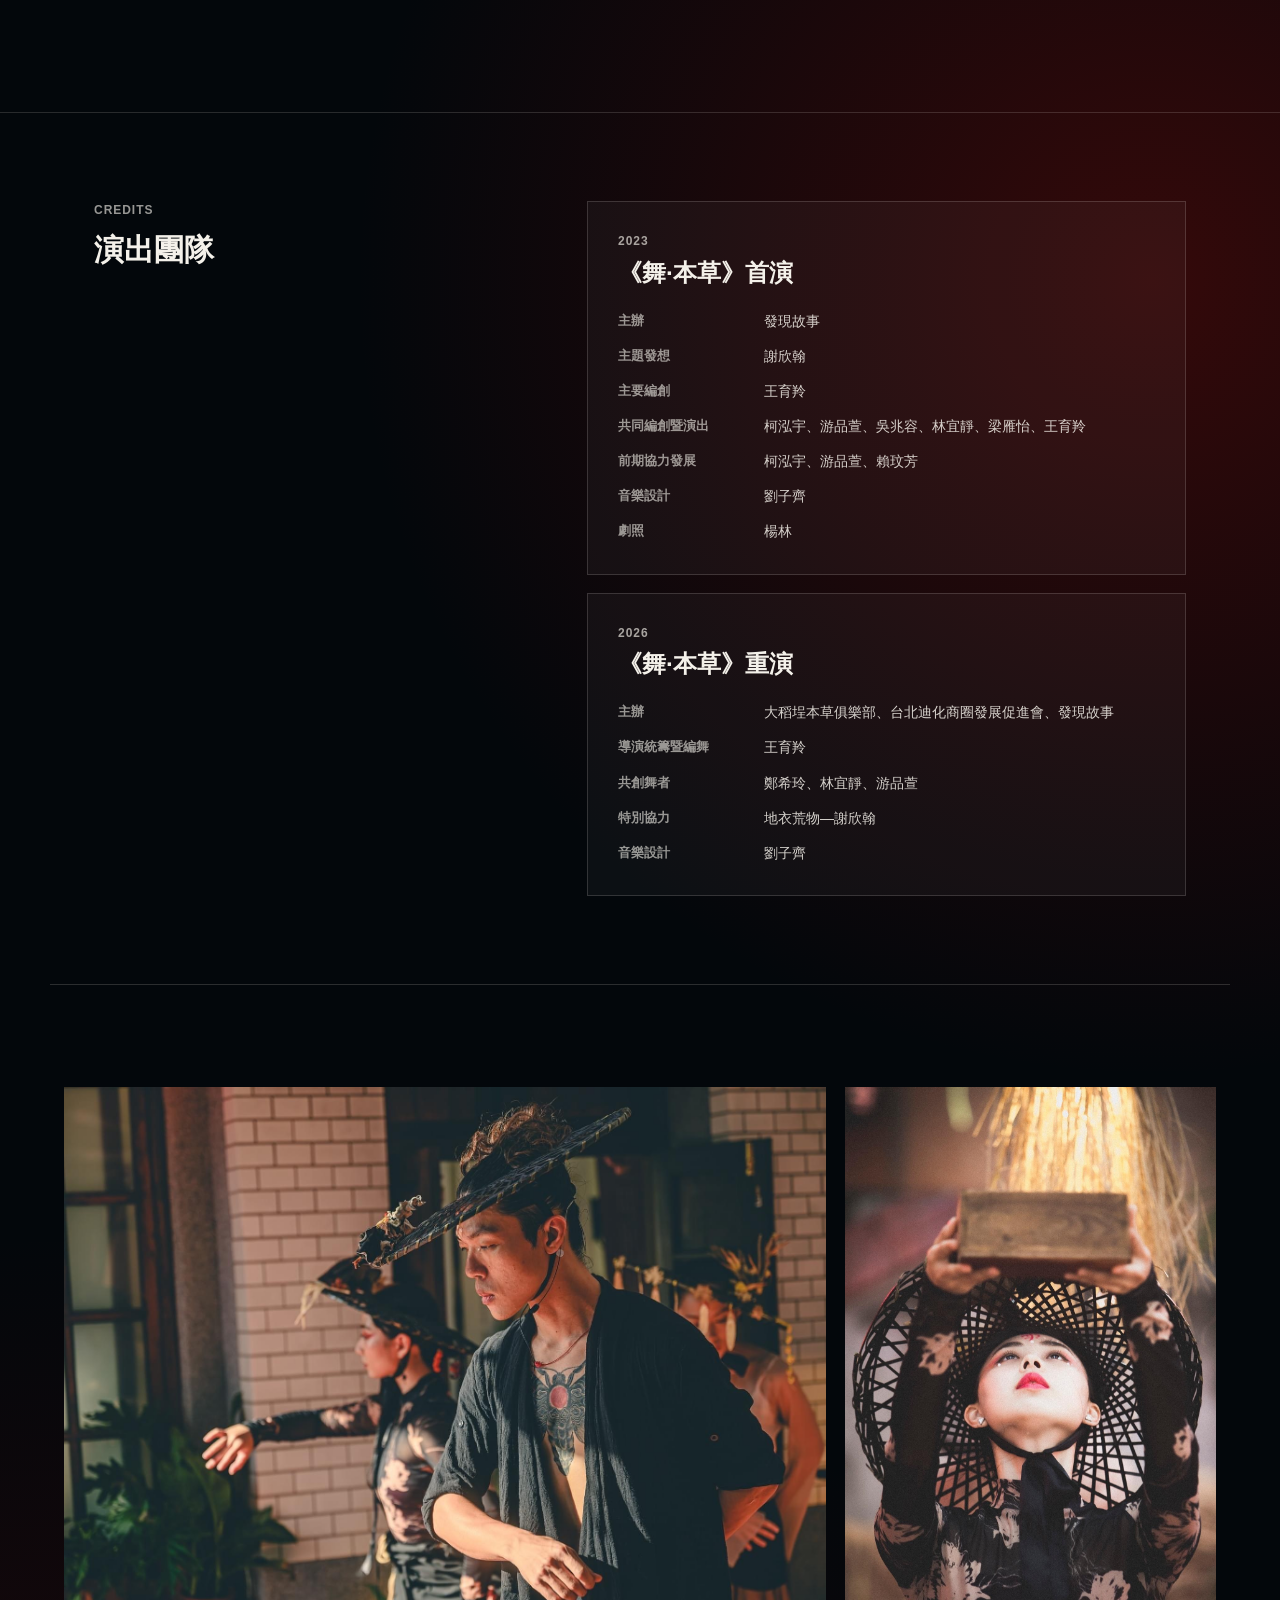
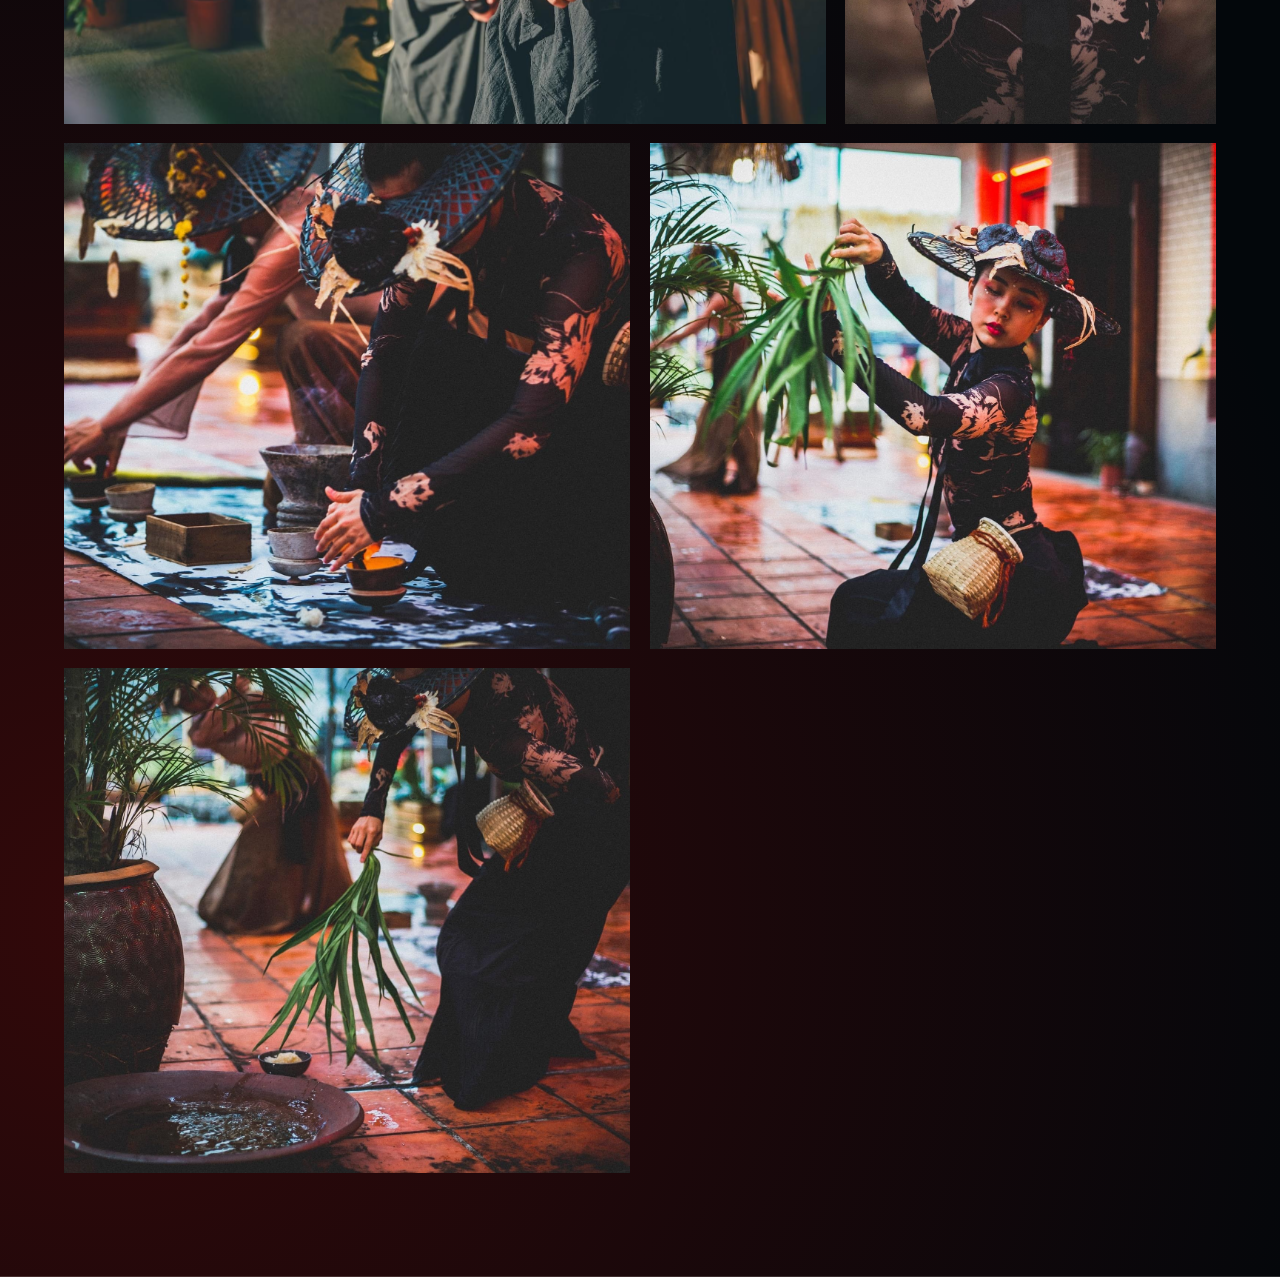
<file: works/medicine-buddha.html>
<!doctype html>
<html lang="zh-Hant">
<head>
  <meta charset="utf-8">
  <meta name="viewport" content="width=device-width, initial-scale=1">
  <link rel="shortcut icon" href="../favicon.ico?v=8">
  <link rel="icon" type="image/png" href="../favicon.png?v=8">
  <link rel="apple-touch-icon" href="../apple-touch-icon.png?v=8">
  <link rel="stylesheet" href="../work-style.css?v=3">
  <title>舞·本草｜藥師儀式肢體劇場｜人米犬頁製作</title>
  <style>
    :root { --bg:#030303; --fg:#f4f1ea; --muted:rgba(244,241,234,.66); --line:rgba(244,241,234,.16); --panel:#0b0b0b; --max:1180px; }
    * { box-sizing:border-box; }
    body { margin:0; background:var(--bg); color:var(--fg); font-family:"PingFang TC","Noto Sans TC","Microsoft JhengHei",Arial,sans-serif; line-height:1.65; }
    a { color:inherit; text-decoration:none; }
    img { display:block; width:100%; height:100%; object-fit:cover; }
    .nav { position:fixed; inset:0 0 auto; z-index:10; min-height:58px; display:flex; justify-content:space-between; align-items:center; padding:0 clamp(18px,4vw,44px); border-bottom:1px solid var(--line); background:rgba(3,3,3,.75); backdrop-filter:blur(18px); font-size:13px; font-weight:800; }
    .nav-logo { display:block; width:104px; height:44px; object-fit:contain; object-position:left center; }
    .hero { min-height:100svh; position:relative; display:grid; align-items:end; overflow:hidden; background:#000; }
    .hero img { position:absolute; inset:0; opacity:.82; filter:grayscale(.04) contrast(1.06); transform:scale(1.04); }
    .hero:after { content:""; position:absolute; inset:0; background:linear-gradient(180deg,rgba(0,0,0,.08),rgba(0,0,0,.2) 40%,rgba(0,0,0,.94)),linear-gradient(90deg,rgba(0,0,0,.68),rgba(0,0,0,.06)); }
    .hero-inner { position:relative; z-index:1; width:min(var(--max),100%); margin:0 auto; padding:96px clamp(18px,4vw,44px) 56px; }
    .kicker,.label { margin:0 0 14px; color:var(--muted); font-size:13px; font-weight:800; letter-spacing:.08em; text-transform:uppercase; }
    h1 { margin:0; max-width:1000px; font-size:clamp(28px,4vw,48px); line-height:.95; font-weight:680; }
    .title-en { display:block; margin-top:10px; color:rgba(244,241,234,.68); font-size:clamp(13px,1.25vw,18px); line-height:1.35; font-weight:700; letter-spacing:.08em; text-transform:uppercase; }
    h2 { margin:0 0 24px; font-size:clamp(21px,2.4vw,30px); line-height:1; font-weight:620; }
    .intro,.credits,.media,.gallery { width:min(var(--max),100%); margin:0 auto; padding:clamp(44px,7vw,88px) clamp(18px,4vw,44px); border-bottom:1px solid var(--line); }
    .intro { display:grid; grid-template-columns:.82fr 1.18fr; gap:clamp(28px,6vw,86px); }
    .meta { display:grid; gap:1px; align-self:start; border:1px solid var(--line); }
    .meta div { display:grid; grid-template-columns:96px 1fr; gap:14px; padding:13px; background:rgba(255,255,255,.035); border-bottom:1px solid var(--line); font-size:14px; }
    .meta div:last-child { border-bottom:0; }
    .meta b,.copy p { color:var(--muted); }
    .copy p { margin:0 0 18px; font-size:clamp(15px,1.35vw,17px); }
    .credits { display:grid; grid-template-columns:.82fr 1.18fr; gap:clamp(28px,6vw,86px); }
    .credit-grid { display:grid; gap:18px; }
    .credit-panel { border:1px solid var(--line); background:rgba(255,255,255,.035); padding:clamp(18px,2.6vw,30px); }
    .credit-year { margin:0 0 6px; color:var(--muted); font-size:12px; font-weight:900; letter-spacing:.08em; text-transform:uppercase; }
    .credit-panel h3 { margin:0 0 22px; font-size:clamp(18px,1.9vw,24px); line-height:1.25; font-weight:620; }
    .credit-panel dl { display:grid; gap:12px; margin:0; }
    .credit-panel div { display:grid; grid-template-columns:128px 1fr; gap:18px; }
    .credit-panel dt { color:rgba(244,241,234,.6); font-size:13px; font-weight:800; }
    .credit-panel dd { margin:0; color:rgba(244,241,234,.86); font-size:14px; line-height:1.65; }
    .button-row { display:flex; flex-wrap:wrap; gap:10px; margin-top:28px; }
    .button { display:inline-flex; border:1px solid currentColor; border-radius:999px; padding:8px 12px; color:var(--fg); font-size:12px; font-weight:800; letter-spacing:.04em; text-transform:uppercase; }
    .gallery { display:grid; grid-template-columns:repeat(12,1fr); grid-auto-rows:92px; gap:10px; }
    figure { margin:0; overflow:hidden; background:#111; }
    .wide { grid-column:span 8; grid-row:span 5; } .tall { grid-column:span 4; grid-row:span 5; } .half { grid-column:span 6; grid-row:span 4; }
    @media (max-width:900px){ .intro,.credits{grid-template-columns:1fr}.wide,.tall,.half{grid-column:span 12;grid-row:span 4} }
    @media (max-width:560px){ .credit-panel div{grid-template-columns:1fr;gap:2px} }
  </style>
</head>
<body>
  <nav class="nav"><a href="../index.html" aria-label="人米犬頁製作首頁"><img class="nav-logo" src="../artist_cv_assets/logos/pudgala-logo.png" alt="人米犬頁製作"></a><a href="../productions.html">Back to productions</a></nav>
  <section class="hero"><img src="../artist_cv_assets/production_media/medicine/medicine-stage-01.jpg" alt="舞·本草｜藥師儀式肢體劇場演出照片"><div class="hero-inner"><p class="kicker">Production / 2023・2026</p><h1>舞·本草｜藥師儀式肢體劇場</h1></div></section>
  <section class="intro">
    <div class="meta">
      <div><b>年份</b><span>2023／2026</span></div>
      <div><b>關鍵字</b><span>漢方草藥／藥師／儀式肢體／大稻埕</span></div>
    </div>
    <div class="copy">
      <h2>作品介紹</h2>
      <p>《舞·本草》以大稻埕漢方草藥文化與製藥古法為創作靈感，取材自迪化街在地中藥行的藥材、器具與製藥記憶，結合舞蹈、聲響、焚香、墨與肢體行動，發展一場遊走於人本與草本之間的藥師儀式。</p>
      <p>黃耆、枸杞、靈芝與木耳幻化成精，藥船、藥杵與藥刀成為身體與時間的媒介。作品從藥材炮製、研磨、曝曬與焚燒的過程提取身體節奏，將反覆累積的勞動行為轉化為動作語彙；以草藥為筆留下墨印，在吟唱、舞踊、製藥與聲響的交織中，召回流傳於街區、器物與身體之間的記憶。</p>
      <p>作品中的「藥師」游移於勞動、儀式與照護之間，身體承接草藥的氣味、質地與時間，也讓古老的製藥智慧在當代身體中重新生成。物件、聲響與舞蹈彼此牽引，形成一場穿越人本與草本之間的感官共鳴。</p>
      <p>2023 年，《舞·本草》於大稻埕黑美人大酒家遺址的老屋天台首次演出，以環境劇場回應迪化街的歷史紋理。2026 年，作品再次回到大稻埕，從老屋走入街道，讓舞者穿梭於街道紋理與人群流動之中，重新與傳統漢藥、南北貨及民間文化交會。</p>
      <p>迪化街是一條活的老街。《舞·本草》循著藥香與時間的痕跡，在一次次回到場域的過程中，讓身體重新進入這座街區仍持續發生的記憶。</p>
    </div>
  </section>
  <section class="credits">
    <div>
      <p class="label">Credits</p>
      <h2>演出團隊</h2>
    </div>
    <div class="credit-grid">
      <article class="credit-panel">
        <p class="credit-year">2023</p>
        <h3>《舞·本草》首演</h3>
        <dl>
          <div><dt>主辦</dt><dd>發現故事</dd></div>
          <div><dt>主題發想</dt><dd>謝欣翰</dd></div>
          <div><dt>主要編創</dt><dd>王育羚</dd></div>
          <div><dt>共同編創暨演出</dt><dd>柯泓宇、游品萱、吳兆容、林宜靜、梁雁怡、王育羚</dd></div>
          <div><dt>前期協力發展</dt><dd>柯泓宇、游品萱、賴玟芳</dd></div>
          <div><dt>音樂設計</dt><dd>劉子齊</dd></div>
          <div><dt>劇照</dt><dd>楊林</dd></div>
        </dl>
      </article>
      <article class="credit-panel">
        <p class="credit-year">2026</p>
        <h3>《舞·本草》重演</h3>
        <dl>
          <div><dt>主辦</dt><dd>大稻埕本草俱樂部、台北迪化商圈發展促進會、發現故事</dd></div>
          <div><dt>導演統籌暨編舞</dt><dd>王育羚</dd></div>
          <div><dt>共創舞者</dt><dd>鄭希玲、林宜靜、游品萱</dd></div>
          <div><dt>特別協力</dt><dd>地衣荒物—謝欣翰</dd></div>
          <div><dt>音樂設計</dt><dd>劉子齊</dd></div>
        </dl>
      </article>
    </div>
  </section>
  <section class="gallery">
    <figure class="wide"><img src="../artist_cv_assets/production_media/medicine/medicine-stage-02.jpg" alt="舞·本草｜藥師儀式肢體劇場劇照"></figure>
    <figure class="tall"><img src="../artist_cv_assets/production_media/medicine/medicine-stage-03.jpg" alt="舞·本草｜藥師儀式肢體劇場劇照"></figure>
    <figure class="half"><img src="../artist_cv_assets/production_media/medicine/medicine-stage-04.jpg" alt="舞·本草｜藥師儀式肢體劇場劇照"></figure>
    <figure class="half"><img src="../artist_cv_assets/production_media/medicine/medicine-stage-05.jpg" alt="舞·本草｜藥師儀式肢體劇場劇照"></figure>
    <figure class="half"><img src="../artist_cv_assets/production_media/medicine/medicine-stage-06.jpg" alt="舞·本草｜藥師儀式肢體劇場劇照"></figure>
  </section>
</body>
</html>
</file>
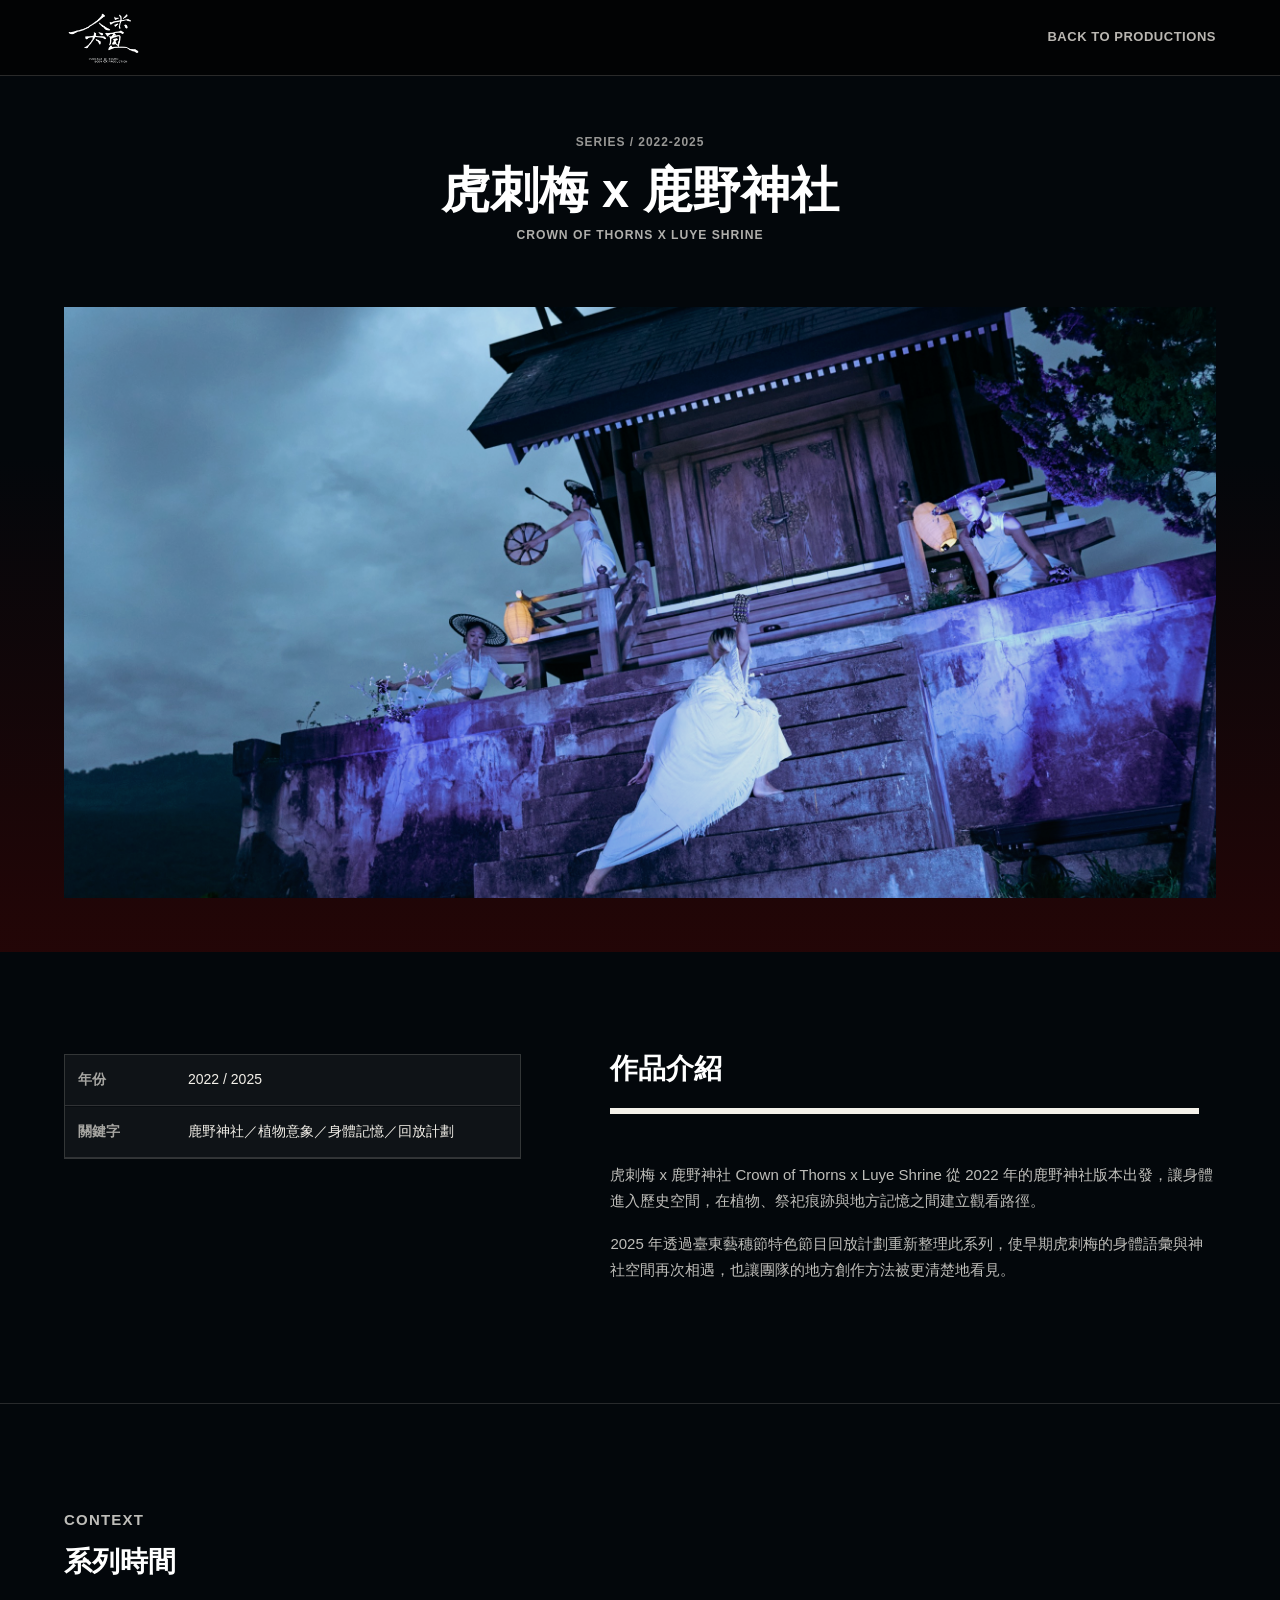
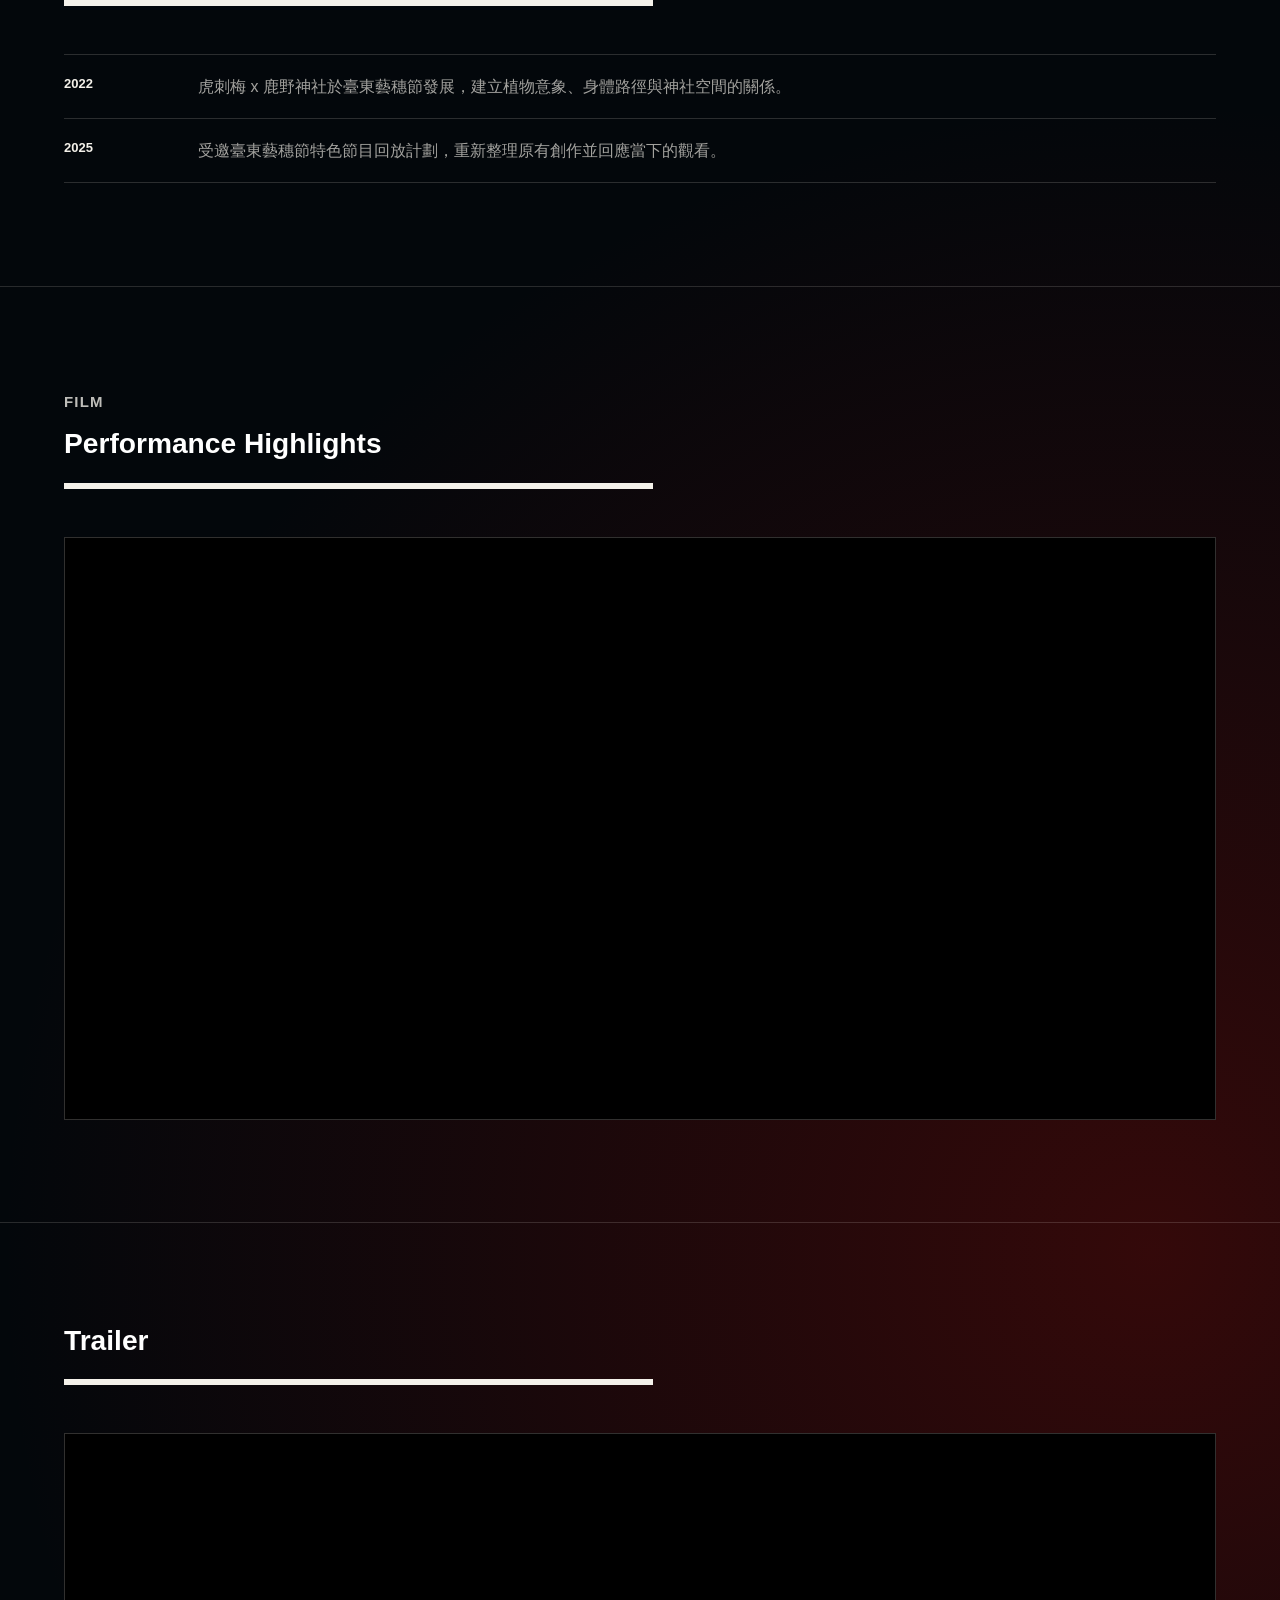
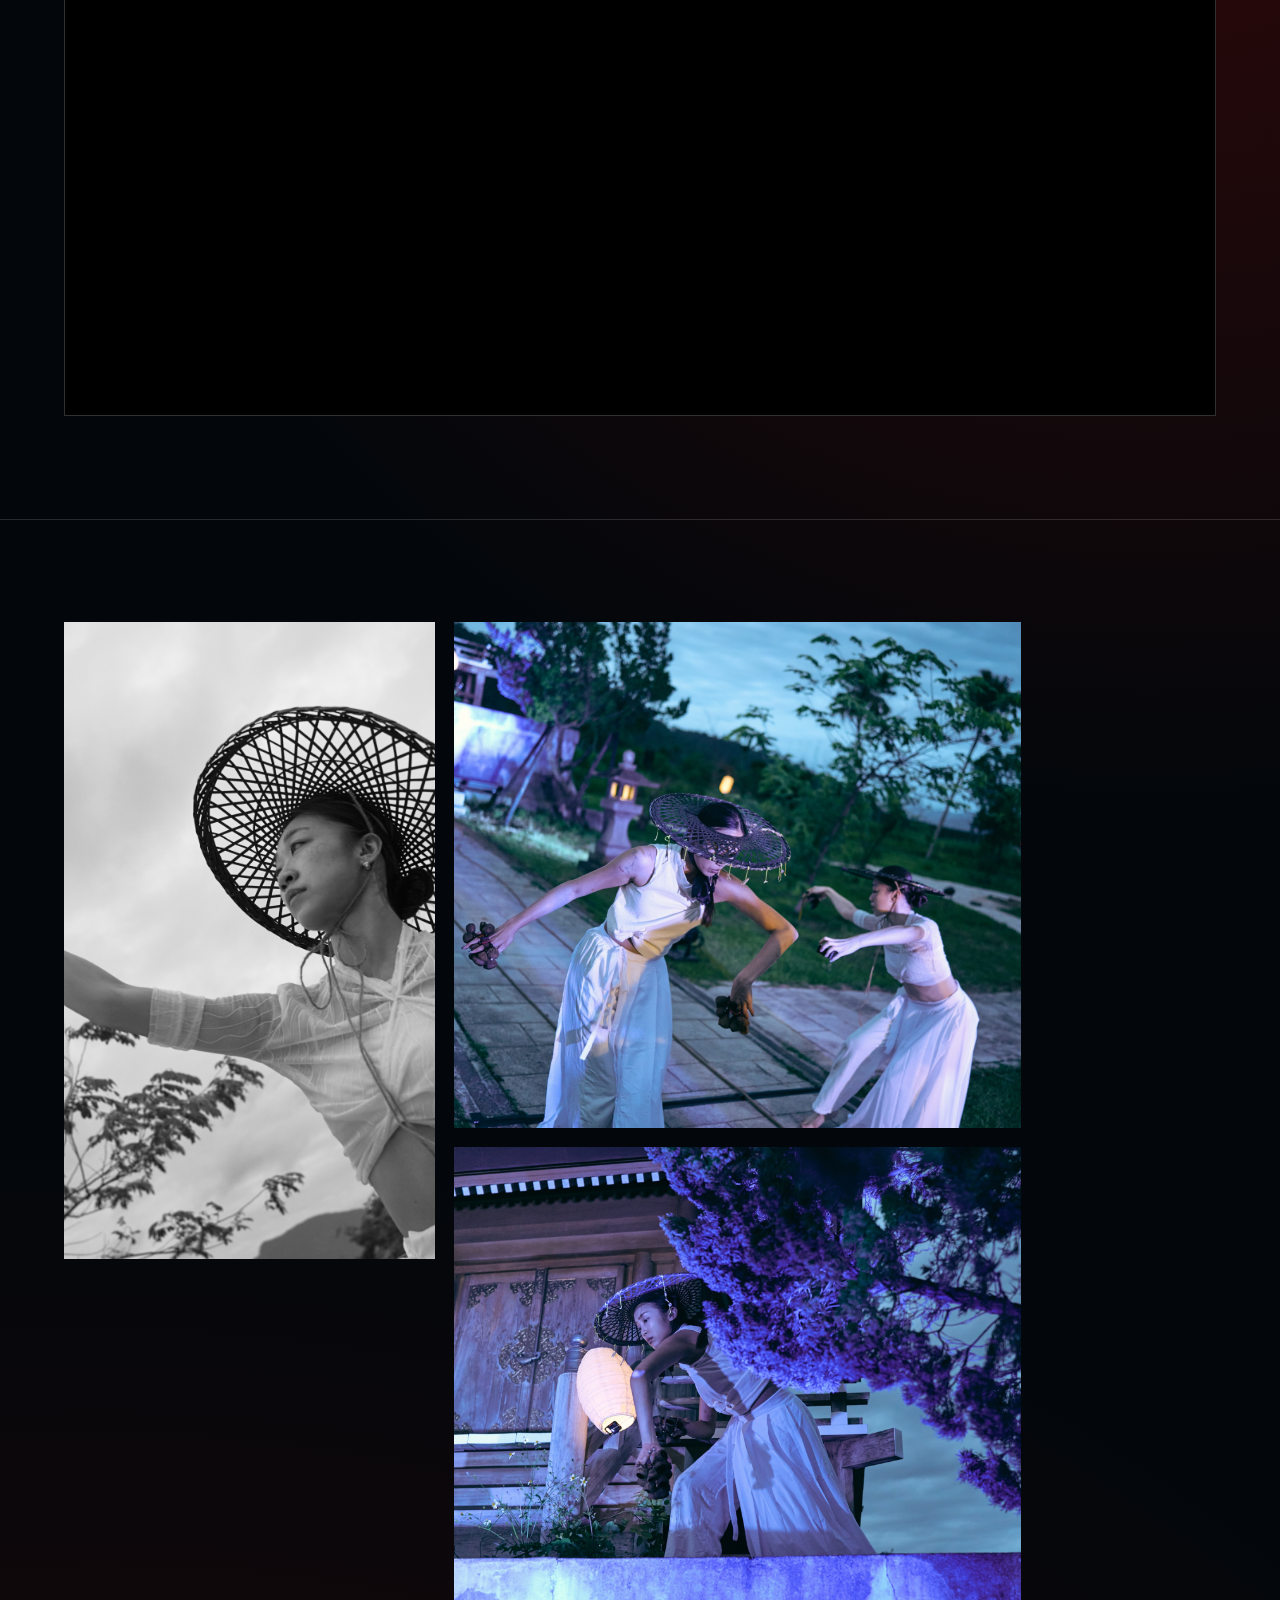
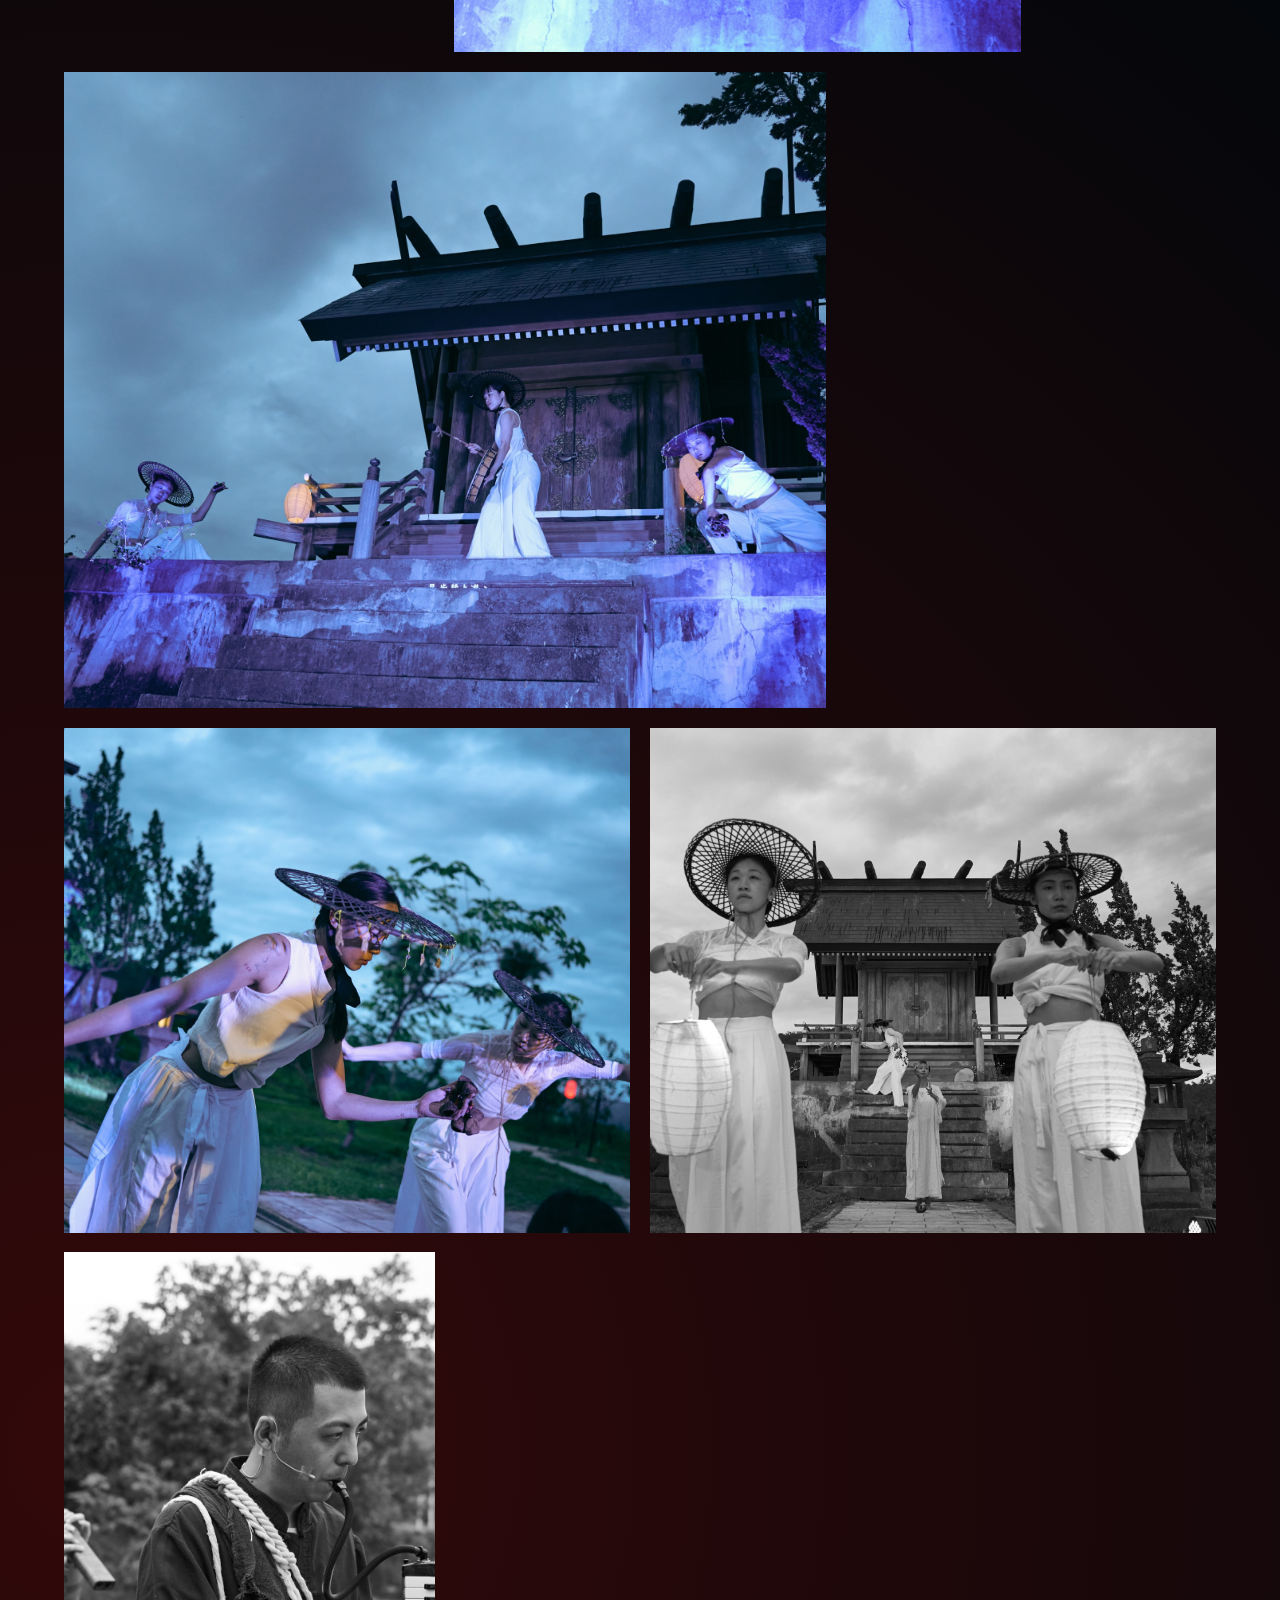
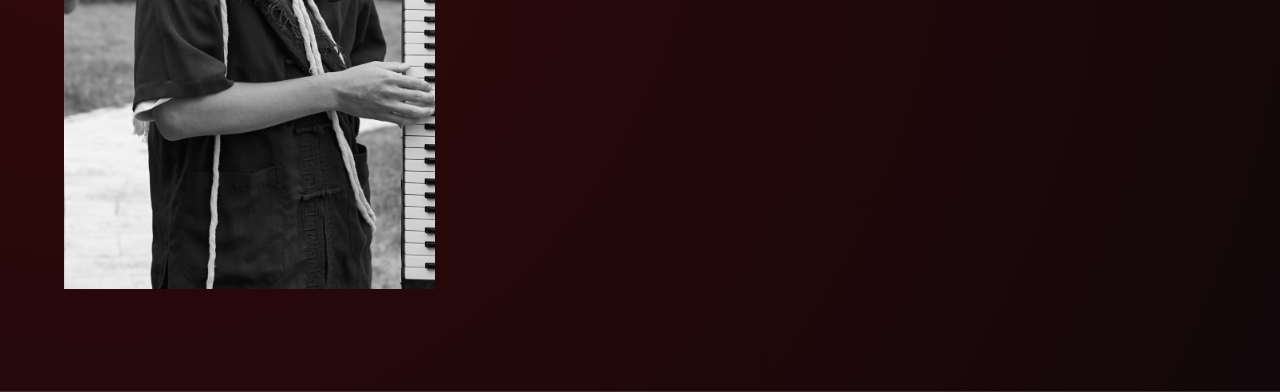
<file: works/tiger-luye.html>
<!doctype html>
<html lang="zh-Hant">
<head>
  <meta charset="utf-8">
  <meta name="viewport" content="width=device-width, initial-scale=1">
  <link rel="shortcut icon" href="../favicon.ico?v=8">
  <link rel="icon" type="image/png" href="../favicon.png?v=8">
  <link rel="apple-touch-icon" href="../apple-touch-icon.png?v=8">
  <link rel="stylesheet" href="../work-style.css?v=3">
  <title>虎刺梅 x 鹿野神社 Crown of Thorns x Luye Shrine｜人米犬頁製作</title>
  <style>
    :root { --bg:#030303; --fg:#f4f1ea; --muted:rgba(244,241,234,.66); --line:rgba(244,241,234,.16); --max:1180px; }
    * { box-sizing:border-box; }
    body { margin:0; background:var(--bg); color:var(--fg); font-family:"PingFang TC","Noto Sans TC","Microsoft JhengHei",Arial,sans-serif; line-height:1.7; }
    a { color:inherit; text-decoration:none; }
    img { display:block; width:100%; height:100%; object-fit:cover; }
    .nav { position:fixed; inset:0 0 auto; z-index:10; min-height:58px; display:flex; justify-content:space-between; align-items:center; padding:0 clamp(18px,4vw,44px); border-bottom:1px solid var(--line); background:rgba(3,3,3,.76); backdrop-filter:blur(18px); font-size:13px; font-weight:800; }
    .nav-logo { display:block; width:104px; height:44px; object-fit:contain; object-position:left center; }
    .hero { min-height:92svh; position:relative; display:grid; align-items:end; overflow:hidden; background:#000; }
    .hero img { position:absolute; inset:0; opacity:.78; filter:grayscale(.08) contrast(1.05); transform:scale(1.04); }
    .hero:after { content:""; position:absolute; inset:0; background:linear-gradient(180deg,rgba(0,0,0,.1),rgba(0,0,0,.2) 42%,rgba(0,0,0,.94)),linear-gradient(90deg,rgba(0,0,0,.72),rgba(0,0,0,.08)); }
    .hero-inner { position:relative; z-index:1; width:min(var(--max),100%); margin:0 auto; padding:96px clamp(18px,4vw,44px) 56px; }
    .kicker,.label { margin:0 0 14px; color:var(--muted); font-size:13px; font-weight:800; letter-spacing:.08em; text-transform:uppercase; }
    h1 { margin:0; max-width:860px; font-size:clamp(28px,4vw,48px); line-height:.98; font-weight:650; }
    .title-en { display:block; margin-top:10px; color:rgba(244,241,234,.68); font-size:clamp(13px,1.25vw,18px); line-height:1.35; font-weight:700; letter-spacing:.08em; text-transform:uppercase; }
    h2 { margin:0 0 24px; font-size:clamp(21px,2.4vw,30px); line-height:1.08; font-weight:620; }
    .intro,.timeline,.gallery { width:min(var(--max),100%); margin:0 auto; padding:clamp(44px,7vw,88px) clamp(18px,4vw,44px); border-bottom:1px solid var(--line); }
    .intro { display:grid; grid-template-columns:.82fr 1.18fr; gap:clamp(28px,6vw,86px); }
    .meta { display:grid; gap:1px; align-self:start; border:1px solid var(--line); }
    .meta div { display:grid; grid-template-columns:96px 1fr; gap:14px; padding:13px; background:rgba(255,255,255,.035); border-bottom:1px solid var(--line); font-size:14px; }
    .meta div:last-child { border-bottom:0; }
    .meta b,.copy p,.time-row span { color:var(--muted); }
    .copy p { margin:0 0 18px; font-size:clamp(15px,1.35vw,17px); }
    .time-row { display:grid; grid-template-columns:110px 1fr; gap:24px; padding:18px 0; border-top:1px solid var(--line); }
    .time-row:last-child { border-bottom:1px solid var(--line); }
    .time-row b { font-size:13px; color:var(--fg); }
    .button-row { display:flex; flex-wrap:wrap; gap:10px; margin-top:28px; }
    .button { display:inline-flex; border:1px solid currentColor; border-radius:999px; padding:8px 12px; color:var(--fg); font-size:12px; font-weight:800; letter-spacing:.04em; text-transform:uppercase; }
    .video { aspect-ratio:16/8.6; width:100%; border:1px solid var(--line); background:#000; overflow:hidden; }
    .video iframe { width:100%; height:100%; border:0; display:block; }
    .media { width:min(1440px,100%); margin:0 auto; padding:clamp(44px,7vw,88px) clamp(18px,4vw,44px); border-bottom:1px solid var(--line); }
    .gallery { display:grid; grid-template-columns:repeat(12,1fr); grid-auto-rows:92px; gap:10px; }
    figure { margin:0; overflow:hidden; background:#111; }
    .wide { grid-column:span 8; grid-row:span 5; } .tall { grid-column:span 4; grid-row:span 5; } .half { grid-column:span 6; grid-row:span 4; }
    @media (max-width:900px){ .intro{grid-template-columns:1fr}.wide,.tall,.half{grid-column:span 12;grid-row:span 4} }
  </style>
</head>
<body>
  <nav class="nav"><a href="../index.html" aria-label="人米犬頁製作首頁"><img class="nav-logo" src="../artist_cv_assets/logos/pudgala-logo.png" alt="人米犬頁製作"></a><a href="../productions.html">Back to productions</a></nav>
  <section class="hero"><img src="../artist_cv_assets/production_media/tiger/tiger-luye-stage-01.jpg" alt="虎刺梅 x 鹿野神社作品照片"><div class="hero-inner"><p class="kicker">Series / 2022-2025</p><h1>虎刺梅 x 鹿野神社<span class="title-en">Crown of Thorns x Luye Shrine</span></h1></div></section>
  <section class="intro">
    <div class="meta">
      <div><b>年份</b><span>2022 / 2025</span></div>
      <div><b>關鍵字</b><span>鹿野神社／植物意象／身體記憶／回放計劃</span></div>
    </div>
    <div class="copy">
      <h2>作品介紹</h2>
      <p>虎刺梅 x 鹿野神社 Crown of Thorns x Luye Shrine 從 2022 年的鹿野神社版本出發，讓身體進入歷史空間，在植物、祭祀痕跡與地方記憶之間建立觀看路徑。</p>
      <p>2025 年透過臺東藝穗節特色節目回放計劃重新整理此系列，使早期虎刺梅的身體語彙與神社空間再次相遇，也讓團隊的地方創作方法被更清楚地看見。</p>
    </div>
  </section>
  <section class="timeline">
    <p class="label">Context</p>
    <h2>系列時間</h2>
    <div class="time-row"><b>2022</b><span>虎刺梅 x 鹿野神社於臺東藝穗節發展，建立植物意象、身體路徑與神社空間的關係。</span></div>
    <div class="time-row"><b>2025</b><span>受邀臺東藝穗節特色節目回放計劃，重新整理原有創作並回應當下的觀看。</span></div>
  </section>
  <section class="media">
    <p class="label">Film</p>
    <h2>Performance Highlights</h2>
    <div class="video"><iframe src="https://drive.google.com/file/d/1KdmmKqAVl9sOrZww37krWURs0aozfcCG/preview" title="Crown of Thorns x Luye Shrine Performance Highlights" allow="autoplay; fullscreen" sandbox="allow-scripts allow-same-origin allow-presentation" allowfullscreen></iframe></div>
  </section>
  <section class="media">
    <h2>Trailer</h2>
    <div class="video"><iframe src="https://www.youtube.com/embed/U_BL0c0BgQU" title="Crown of Thorns x Luye Shrine Trailer" allowfullscreen></iframe></div>
  </section>
  <section class="gallery">
    <figure class="tall"><img src="../artist_cv_assets/production_media/tiger/tiger-luye-stage-04.jpg" alt="虎刺梅 x 鹿野神社劇照"></figure>
    <figure class="half"><img src="../artist_cv_assets/production_media/tiger/tiger-luye-stage-02.jpg" alt="虎刺梅 x 鹿野神社劇照"></figure>
    <figure class="half"><img src="../artist_cv_assets/production_media/tiger/tiger-luye-stage-03.jpg" alt="虎刺梅 x 鹿野神社劇照"></figure>
    <figure class="wide"><img src="../artist_cv_assets/production_media/tiger/tiger-luye-stage-05.jpg" alt="虎刺梅 x 鹿野神社劇照"></figure>
    <figure class="half"><img src="../artist_cv_assets/production_media/tiger/tiger-luye-stage-06.jpg" alt="虎刺梅 x 鹿野神社劇照"></figure>
    <figure class="half"><img src="../artist_cv_assets/production_media/tiger/tiger-luye-stage-07.jpg" alt="虎刺梅 x 鹿野神社劇照"></figure>
    <figure class="tall"><img src="../artist_cv_assets/production_media/tiger/tiger-luye-stage-08.jpg" alt="虎刺梅 x 鹿野神社劇照"></figure>
  </section>
</body>
</html>
</file>
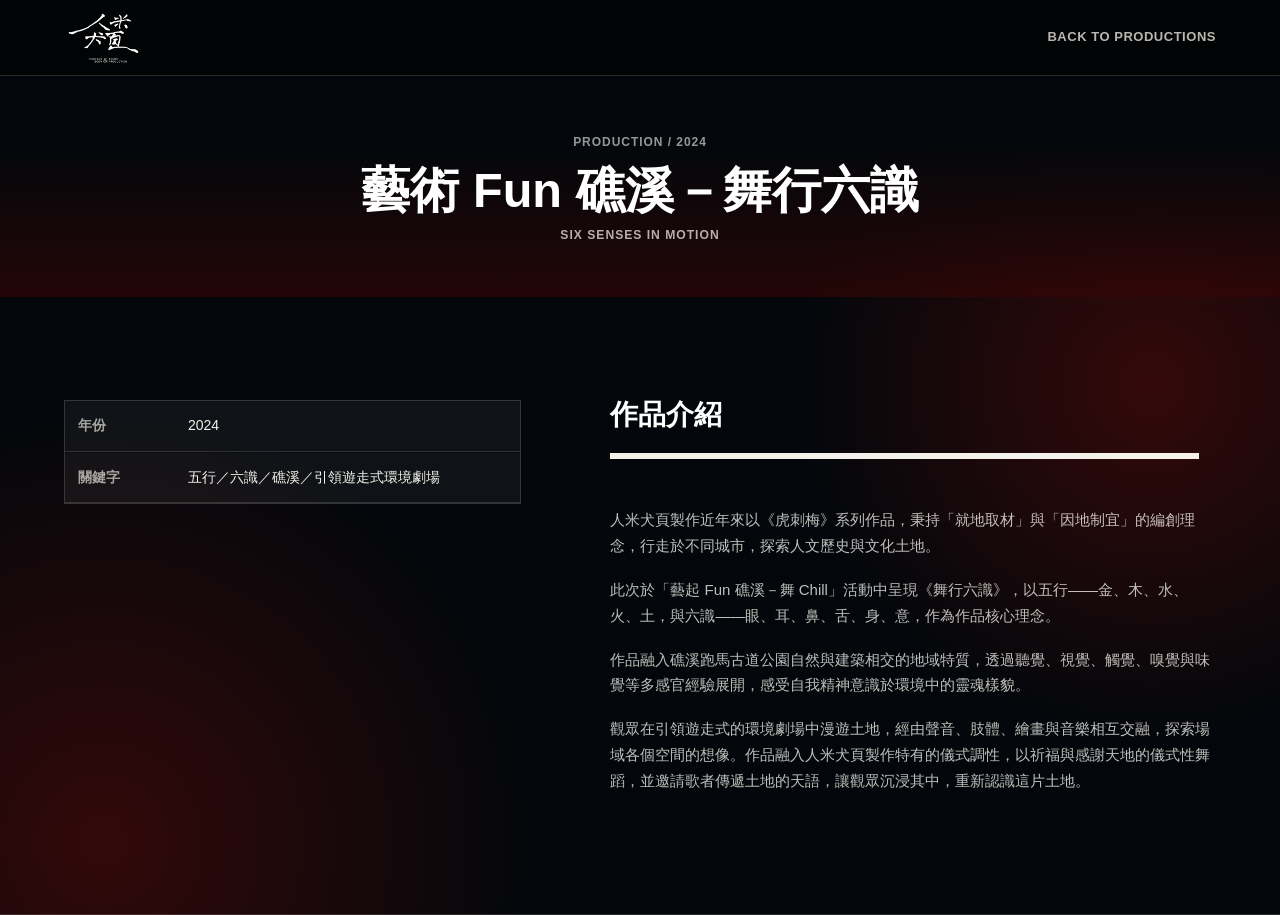
<file: works/wuxing-six-senses.html>
<!doctype html>
<html lang="zh-Hant">
<head>
  <meta charset="utf-8">
  <meta name="viewport" content="width=device-width, initial-scale=1">
  <link rel="shortcut icon" href="../favicon.ico?v=8">
  <link rel="icon" type="image/png" href="../favicon.png?v=8">
  <link rel="apple-touch-icon" href="../apple-touch-icon.png?v=8">
  <link rel="stylesheet" href="../work-style.css?v=3">
  <title>藝術 Fun 礁溪－舞行六識 Six Senses in Motion｜人米犬頁製作</title>
  <style>
    :root { --bg:#030303; --fg:#f4f1ea; --muted:rgba(244,241,234,.66); --line:rgba(244,241,234,.16); --max:1180px; }
    * { box-sizing:border-box; }
    body { margin:0; background:var(--bg); color:var(--fg); font-family:"PingFang TC","Noto Sans TC","Microsoft JhengHei",Arial,sans-serif; line-height:1.7; }
    a { color:inherit; text-decoration:none; }
    img { display:block; width:100%; height:100%; object-fit:cover; }
    .nav { position:fixed; inset:0 0 auto; z-index:10; min-height:58px; display:flex; justify-content:space-between; align-items:center; padding:0 clamp(18px,4vw,44px); border-bottom:1px solid var(--line); background:rgba(3,3,3,.76); backdrop-filter:blur(18px); font-size:13px; font-weight:800; }
    .nav-logo { display:block; width:104px; height:44px; object-fit:contain; object-position:left center; }
    .hero { min-height:92svh; position:relative; display:grid; align-items:end; overflow:hidden; background:#000; }
    .hero.no-image { background:radial-gradient(circle at 52% 36%,rgba(122,13,8,.46),transparent 34%),linear-gradient(135deg,#050505,#120303 55%,#050505); }
    .hero img { position:absolute; inset:0; opacity:.78; filter:grayscale(.06) contrast(1.05); transform:scale(1.04); }
    .hero:after { content:""; position:absolute; inset:0; background:linear-gradient(180deg,rgba(0,0,0,.1),rgba(0,0,0,.22) 42%,rgba(0,0,0,.94)),linear-gradient(90deg,rgba(0,0,0,.72),rgba(0,0,0,.08)); }
    .hero-inner,.intro,.media,.gallery { width:min(var(--max),100%); margin:0 auto; padding-left:clamp(18px,4vw,44px); padding-right:clamp(18px,4vw,44px); }
    .hero-inner { position:relative; z-index:1; padding-top:96px; padding-bottom:56px; }
    .kicker,.label { margin:0 0 14px; color:var(--muted); font-size:13px; font-weight:800; letter-spacing:.08em; text-transform:uppercase; }
    h1 { margin:0; max-width:980px; font-size:clamp(28px,4vw,48px); line-height:.98; font-weight:650; }
    .title-en { display:block; margin-top:10px; color:rgba(244,241,234,.68); font-size:clamp(13px,1.25vw,18px); line-height:1.35; font-weight:700; letter-spacing:.08em; text-transform:uppercase; }
    h2 { margin:0 0 24px; font-size:clamp(21px,2.4vw,30px); line-height:1.08; font-weight:620; }
    .intro,.media,.gallery { padding-top:clamp(44px,7vw,88px); padding-bottom:clamp(44px,7vw,88px); border-bottom:1px solid var(--line); }
    .intro { display:grid; grid-template-columns:.82fr 1.18fr; gap:clamp(28px,6vw,86px); }
    .meta { display:grid; gap:1px; align-self:start; border:1px solid var(--line); }
    .meta div { display:grid; grid-template-columns:96px 1fr; gap:14px; padding:13px; background:rgba(255,255,255,.035); border-bottom:1px solid var(--line); font-size:14px; }
    .meta div:last-child { border-bottom:0; }
    .meta b,.copy p { color:var(--muted); }
    .copy p { margin:0 0 18px; font-size:clamp(15px,1.35vw,17px); }
    .button-row { display:flex; flex-wrap:wrap; gap:10px; margin-top:28px; }
    .button { display:inline-flex; border:1px solid currentColor; border-radius:999px; padding:8px 12px; color:var(--fg); font-size:12px; font-weight:800; letter-spacing:.04em; text-transform:uppercase; }
    .gallery { display:grid; grid-template-columns:repeat(12,1fr); grid-auto-rows:92px; gap:10px; }
    figure { margin:0; overflow:hidden; background:#111; }
    .wide { grid-column:span 8; grid-row:span 5; } .tall { grid-column:span 4; grid-row:span 5; } .half { grid-column:span 6; grid-row:span 4; }
    @media (max-width:900px){ .intro{grid-template-columns:1fr}.wide,.tall,.half{grid-column:span 12;grid-row:span 4} }
  </style>
</head>
<body>
  <nav class="nav"><a href="../index.html" aria-label="人米犬頁製作首頁"><img class="nav-logo" src="../artist_cv_assets/logos/pudgala-logo.png" alt="人米犬頁製作"></a><a href="../productions.html">Back to productions</a></nav>
  <section class="hero no-image"><div class="hero-inner"><p class="kicker">Production / 2024</p><h1>藝術 Fun 礁溪－舞行六識<span class="title-en">Six Senses in Motion</span></h1></div></section>
  <section class="intro">
    <div class="meta">
      <div><b>年份</b><span>2024</span></div>
      <div><b>關鍵字</b><span>五行／六識／礁溪／引領遊走式環境劇場</span></div>
    </div>
    <div class="copy">
      <h2>作品介紹</h2>
      <p>人米犬頁製作近年來以《虎刺梅》系列作品，秉持「就地取材」與「因地制宜」的編創理念，行走於不同城市，探索人文歷史與文化土地。</p>
      <p>此次於「藝起 Fun 礁溪－舞 Chill」活動中呈現《舞行六識》，以五行——金、木、水、火、土，與六識——眼、耳、鼻、舌、身、意，作為作品核心理念。</p>
      <p>作品融入礁溪跑馬古道公園自然與建築相交的地域特質，透過聽覺、視覺、觸覺、嗅覺與味覺等多感官經驗展開，感受自我精神意識於環境中的靈魂樣貌。</p>
      <p>觀眾在引領遊走式的環境劇場中漫遊土地，經由聲音、肢體、繪畫與音樂相互交融，探索場域各個空間的想像。作品融入人米犬頁製作特有的儀式調性，以祈福與感謝天地的儀式性舞蹈，並邀請歌者傳遞土地的天語，讓觀眾沉浸其中，重新認識這片土地。</p>
    </div>
  </section>
</body>
</html>
</file>
<file: work-style.css>
body {
  background:
    radial-gradient(circle at 90% 42%, rgba(120, 12, 8, .42), transparent 28%),
    radial-gradient(circle at 8% 92%, rgba(128, 12, 8, .38), transparent 30%),
    #03070b !important;
}

.nav {
  min-height: 76px !important;
  padding: 0 clamp(22px, 5vw, 72px) !important;
}

.nav-logo {
  width: 136px !important;
  height: 58px !important;
  object-fit: contain !important;
}

.nav a:last-child {
  color: rgba(244, 241, 234, .76) !important;
  letter-spacing: .04em;
  text-transform: uppercase;
}

.hero {
  min-height: auto !important;
  display: flex !important;
  flex-direction: column !important;
  align-items: stretch !important;
  overflow: visible !important;
  padding: 132px clamp(18px, 5vw, 74px) 54px !important;
  background:
    linear-gradient(180deg, rgba(3, 7, 11, 1), rgba(3, 7, 11, .94) 48%, rgba(55, 5, 4, .62) 100%) !important;
}

.hero::after {
  display: none !important;
}

.hero-inner {
  order: 1 !important;
  position: relative !important;
  z-index: 1 !important;
  width: min(1500px, 100%) !important;
  margin: 0 auto !important;
  padding: 0 !important;
  text-align: center !important;
}

.hero > img {
  order: 2 !important;
  position: relative !important;
  inset: auto !important;
  width: min(1500px, 100%) !important;
  height: auto !important;
  min-height: 0 !important;
  aspect-ratio: 16 / 8.2 !important;
  margin: clamp(34px, 5vw, 72px) auto 0 !important;
  object-fit: cover !important;
  object-position: center !important;
  opacity: .92 !important;
  transform: none !important;
  filter: contrast(1.06) saturate(.94) !important;
}

.kicker,
.label {
  color: rgba(244, 241, 234, .62) !important;
  font-size: 12px !important;
  font-weight: 800 !important;
  letter-spacing: .08em !important;
  text-transform: uppercase !important;
}

.hero h1,
h1 {
  max-width: none !important;
  color: #fff !important;
  font-size: clamp(30px, 3.8vw, 58px) !important;
  line-height: 1 !important;
  font-weight: 780 !important;
  letter-spacing: 0 !important;
}

.title-en {
  display: block !important;
  margin-top: 12px !important;
  color: rgba(244, 241, 234, .72) !important;
  font-size: clamp(11px, .95vw, 14px) !important;
  line-height: 1.35 !important;
  font-weight: 800 !important;
  letter-spacing: .08em !important;
  text-transform: uppercase !important;
}

.intro,
.timeline,
.media {
  width: min(1500px, 100%) !important;
  margin: 0 auto !important;
  padding: clamp(54px, 8vw, 118px) clamp(18px, 5vw, 74px) !important;
  border-bottom: 1px solid rgba(244, 241, 234, .15) !important;
}

.intro {
  display: grid !important;
  grid-template-columns: .86fr 1.14fr !important;
  gap: clamp(32px, 7vw, 110px) !important;
}

.intro h2,
.timeline h2,
.media h2 {
  color: #fff !important;
  font-size: clamp(22px, 2.2vw, 34px) !important;
  line-height: 1.05 !important;
  font-weight: 780 !important;
  letter-spacing: 0 !important;
  margin: 0 0 clamp(24px, 4vw, 48px) !important;
}

.intro h2::after,
.timeline h2::after,
.media h2::after {
  content: "";
  display: block;
  width: min(46vw, 620px);
  height: 6px;
  margin-top: 24px;
  background: #f4f1ea;
}

.copy p,
.timeline p,
.media p {
  color: rgba(244, 241, 234, .78) !important;
  font-size: clamp(15px, 1.12vw, 18px) !important;
  line-height: 1.72 !important;
}

.meta {
  border: 1px solid rgba(244, 241, 234, .18) !important;
  background: rgba(255, 255, 255, .02) !important;
}

.meta div {
  background: rgba(255, 255, 255, .026) !important;
  border-bottom: 1px solid rgba(244, 241, 234, .14) !important;
}

.video {
  aspect-ratio: 16 / 8.1 !important;
  border: 1px solid rgba(244, 241, 234, .2) !important;
  background: #000 !important;
}

.asset-grid {
  gap: clamp(14px, 2vw, 24px) !important;
}

.asset-card {
  min-height: clamp(360px, 44vw, 640px) !important;
  border: 1px solid rgba(244, 241, 234, .2) !important;
}

.gallery {
  width: min(1500px, 100%) !important;
  grid-auto-rows: 112px !important;
  gap: clamp(12px, 1.5vw, 22px) !important;
  padding: clamp(54px, 8vw, 118px) clamp(18px, 5vw, 74px) !important;
}

.button {
  border-radius: 0 !important;
  padding: 14px 22px !important;
}

@media (max-width: 900px) {
  .nav {
    min-height: 66px !important;
  }

  .nav-logo {
    width: 116px !important;
    height: 52px !important;
  }

  .hero {
    padding-top: 106px !important;
  }

  .hero h1,
  h1 {
    font-size: clamp(28px, 9vw, 42px) !important;
  }

  .hero > img {
    aspect-ratio: 4 / 3 !important;
  }

  .intro {
    grid-template-columns: 1fr !important;
  }

  .gallery {
    grid-auto-rows: 82px !important;
  }
}
</file>
